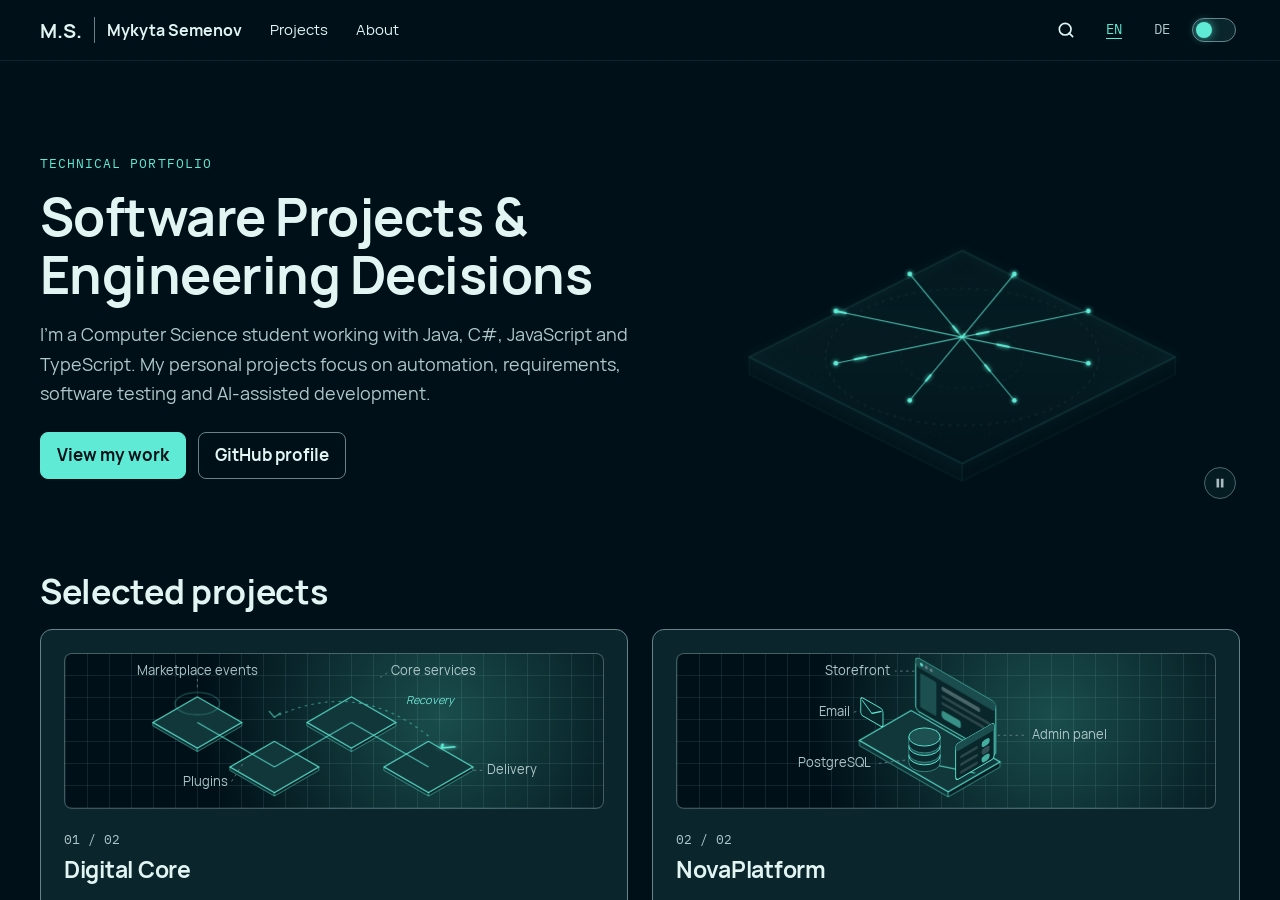
<file: index.html>
<!doctype html>
<html lang="en">
<head>
  <meta charset="utf-8">
  <meta name="viewport" content="width=device-width, initial-scale=1">
  <meta http-equiv="refresh" content="0; url=en/index.html">
  <title>Mykyta Semenov — Portfolio</title>
  <meta name="description" content="Technical portfolio of Mykyta Semenov in English and German. Technisches Portfolio von Mykyta Semenov auf Englisch und Deutsch.">
  <meta name="robots" content="noindex,follow">
  <link rel="canonical" href="https://semenov-mykyta.github.io/en/index.html">
  <meta name="color-scheme" content="dark">
  <link rel="icon" href="assets/images/favicon.svg" type="image/svg+xml">
  <link rel="stylesheet" href="assets/css/base.css">
  <link rel="stylesheet" href="assets/css/layout.css">
  <link rel="stylesheet" href="assets/css/entry.css">
</head>
<body class="entry">
  <main id="main">
    <div class="container">
      <p class="eyebrow">Mykyta Semenov</p>
      <h1>Opening the site… <span class="entry__sep">/</span> <span lang="de">Die Seite wird geöffnet…</span></h1>
      <p class="entry__intro">If nothing happens, continue here.</p>
      <p class="entry__intro" lang="de">Falls nichts passiert, geht es hier weiter.</p>
      <ul class="entry__links">
        <li><a class="btn btn--primary" href="en/index.html" hreflang="en">Continue / <span lang="de">Weiter</span></a></li>
      </ul>
    </div>
  </main>
  <footer class="site-footer">
    <div class="container site-footer__inner">
      <p class="site-footer__brand"><span class="brand">M.S.</span> Mykyta Semenov</p>
      <p class="site-footer__meta">Version <span class="site-version">v0.1.0</span> · Last updated <time datetime="2026-10-24">24 October 2026</time></p>
    </div>
  </footer>
</body>
</html>
</file>
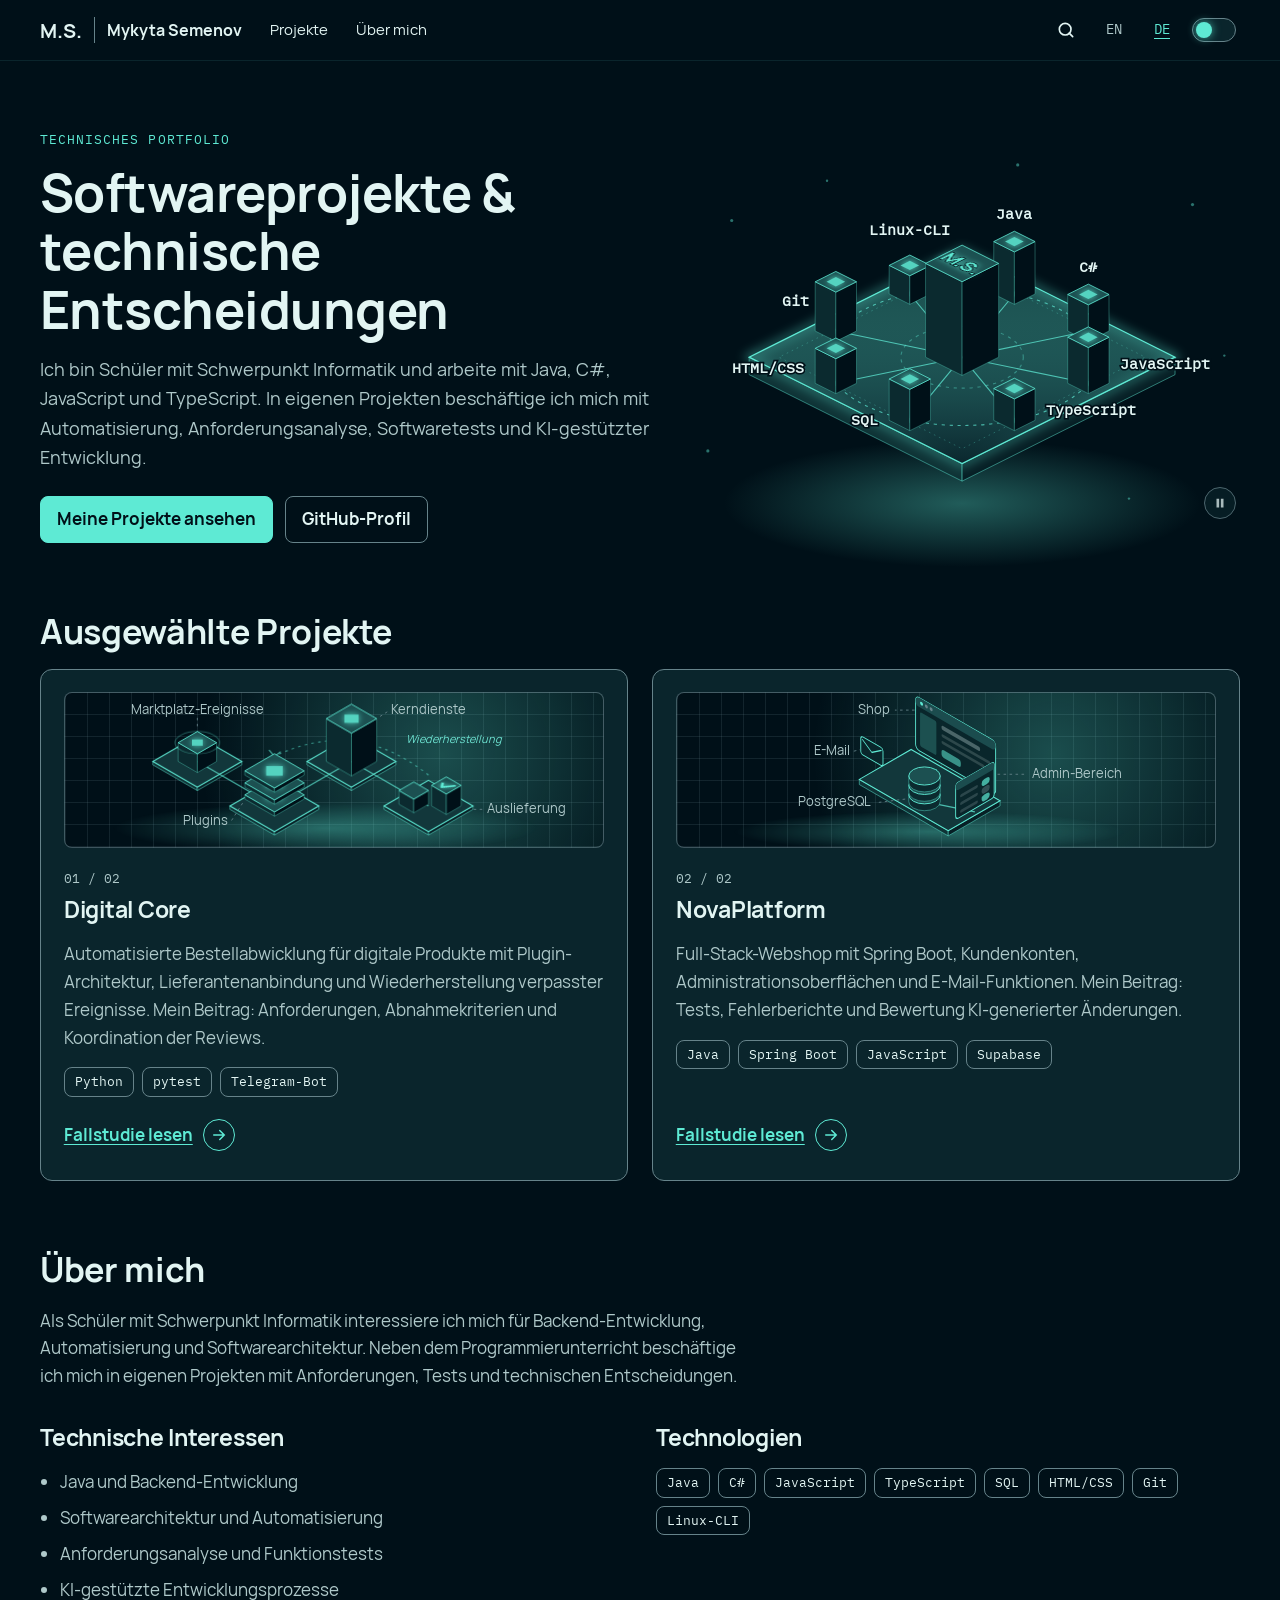
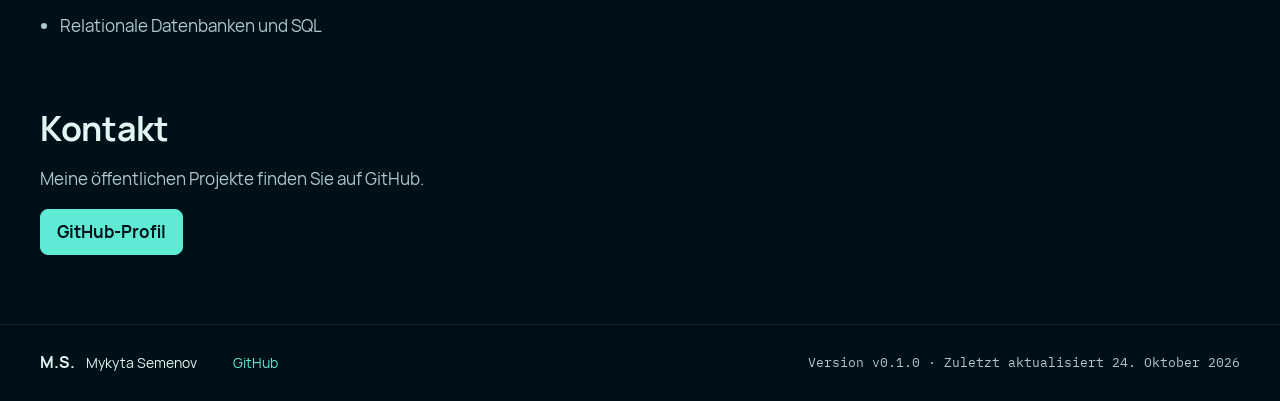
<file: de/index.html>
<!doctype html>
<html lang="de">
<head>
  <meta charset="utf-8">
  <meta name="viewport" content="width=device-width, initial-scale=1">
  <title>Mykyta Semenov – Softwareprojekte &amp; Entscheidungen</title>
  <meta name="description" content="Portfolio von Mykyta Semenov, Schüler mit Schwerpunkt Informatik: zwei KI-gestützte Softwareprojekte, Architektur und eigener Beitrag.">
  <link rel="canonical" href="https://semenov-mykyta.github.io/de/index.html">
  <link rel="alternate" hreflang="en" href="https://semenov-mykyta.github.io/en/index.html">
  <link rel="alternate" hreflang="de" href="https://semenov-mykyta.github.io/de/index.html">
  <link rel="alternate" hreflang="x-default" href="https://semenov-mykyta.github.io/en/index.html">
  <meta property="og:type" content="website">
  <meta property="og:title" content="Mykyta Semenov – Softwareprojekte &amp; Entscheidungen">
  <meta property="og:description" content="Portfolio von Mykyta Semenov, Schüler mit Schwerpunkt Informatik: zwei KI-gestützte Softwareprojekte, Architektur und eigener Beitrag.">
  <meta property="og:url" content="https://semenov-mykyta.github.io/de/index.html">
  <meta property="og:locale" content="de_AT">
  <meta property="og:locale:alternate" content="en_US">
  <meta name="color-scheme" content="dark">
  <link rel="icon" href="../assets/images/favicon.svg" type="image/svg+xml">
  <link rel="stylesheet" href="../assets/css/base.css">
  <link rel="stylesheet" href="../assets/css/layout.css">
  <link rel="stylesheet" href="../assets/css/home.css">
  <link rel="stylesheet" href="../assets/css/illustrations.css">
  <script src="../assets/js/theme-init.js"></script>
  <script src="../assets/js/search-core.js" defer></script>
  <script src="../assets/js/core.js" defer></script>
  <script src="../assets/js/theme.js" defer></script>
  <script src="../assets/js/navigation.js" defer></script>
  <script src="../assets/js/media.js" defer></script>
</head>
<body>
  <a class="skip-link" href="#main">Zum Inhalt springen</a>
  <header class="site-header">
    <div class="container site-header__inner">
      <a class="brand" href="index.html" aria-label="M.S. Mykyta Semenov, Startseite">M.S.<span class="brand__name">Mykyta Semenov</span></a>
      <nav class="site-nav" id="site-nav" aria-label="Hauptnavigation">
        <ul>
          <li><a href="#work">Projekte</a></li>
          <li><a href="#about">Über mich</a></li>
        </ul>
      </nav>
      <div class="site-tools">
        <button class="icon-btn search-toggle" type="button" aria-expanded="false" aria-controls="search" hidden><svg class="icon" viewBox="0 0 24 24" width="20" height="20" aria-hidden="true" focusable="false"><circle cx="11" cy="11" r="7"/><path d="m20 20-4.2-4.2"/></svg><span class="visually-hidden">Suche</span></button>
        <nav class="lang-switch" aria-label="Sprache">
          <ul>
            <li><a href="../en/index.html" hreflang="en" lang="en">EN<span class="visually-hidden"> – English</span></a></li>
            <li><a href="index.html" hreflang="de" aria-current="true">DE<span class="visually-hidden"> – Deutsch</span></a></li>
          </ul>
        </nav>
        <button class="theme-switch theme-toggle" type="button" role="switch" aria-checked="false" hidden><span class="visually-hidden">Gold-Farbschema</span><span class="theme-switch__track" aria-hidden="true"><span class="theme-switch__knob"></span></span></button>
        <button class="icon-btn menu-toggle" type="button" aria-expanded="false" aria-controls="site-nav" hidden><svg class="icon" viewBox="0 0 24 24" width="20" height="20" aria-hidden="true" focusable="false"><path d="M4 7h16M4 12h16M4 17h16"/></svg><span class="visually-hidden">Menü</span></button>
      </div>
    </div>
    <dialog class="search" id="search" aria-labelledby="search-label">
      <div class="search__bar">
        <label class="visually-hidden" id="search-label" for="search-input">Projekte durchsuchen</label>
        <input class="search__input" id="search-input" type="search" role="combobox" aria-autocomplete="list" aria-expanded="false" aria-controls="search-results" autocomplete="off" spellcheck="false" placeholder="Projekte durchsuchen">
        <button class="icon-btn search__close" type="button"><svg class="icon" viewBox="0 0 24 24" width="20" height="20" aria-hidden="true" focusable="false"><path d="M6 6l12 12M18 6 6 18"/></svg><span class="visually-hidden">Schließen</span></button>
      </div>
      <ul class="search__results" id="search-results" role="listbox" aria-label="Projekte durchsuchen"></ul>
      <p class="search__status" role="status"></p>
    </dialog>
  </header>

  <main id="main">
    <section class="hero" id="top" aria-labelledby="hero-title">
      <div class="container">
        <div class="hero__text">
          <p class="eyebrow">Technisches Portfolio</p>
          <h1 id="hero-title">Softwareprojekte &amp; technische Entscheidungen</h1>
          <p class="hero__summary">Ich bin Schüler mit Schwerpunkt Informatik und arbeite mit Java, C#, JavaScript und TypeScript. In eigenen Projekten beschäftige ich mich mit Automatisierung, Anforderungsanalyse, Softwaretests und KI-gestützter Entwicklung.</p>
          <p class="hero__actions">
            <a class="btn btn--primary" href="#work">Meine Projekte ansehen</a>
            <a class="btn btn--secondary" href="https://github.com/Semenov-Mykyta">GitHub-Profil</a>
          </p>
        </div>
        <div class="hero__stage hx-stage"><svg class="hx hero__art" data-media-status="pending-owner-approval" viewBox="0 0 700 470" aria-hidden="true" focusable="false"><defs><filter id="hx-home-glow" x="-30%" y="-60%" width="160%" height="220%"><feGaussianBlur stdDeviation="7"/></filter><linearGradient id="hx-home-tg" x1="0" y1="0" x2="0" y2="1"><stop class="hx-s1" offset="0"/><stop class="hx-s2" offset="1"/></linearGradient><radialGradient id="hx-home-floor"><stop class="hx-s5" offset="0"/><stop class="hx-s6" offset="1"/></radialGradient></defs><ellipse class="hx-floor" fill="url(#hx-home-floor)" cx="350" cy="446" rx="300" ry="80"/><g class="hx-layer" style="--i:3"><polygon class="hx-l" points="82,262 350,396 350,418 82,284"/><polygon class="hx-r" points="618,262 350,396 350,418 618,284"/><polygon class="hx-edge" filter="url(#hx-home-glow)" points="350,128 618,262 350,396 82,262"/><polygon class="hx-t" fill="url(#hx-home-tg)" points="350,128 618,262 350,396 82,262"/><polygon class="hx-inner" points="350,146.8 580.5,262 350,377.2 119.5,262"/><ellipse class="hx-orbit" cx="350" cy="262" rx="172" ry="86"/><ellipse class="hx-orbit hx-orbit--inner" cx="350" cy="262" rx="77" ry="39"/></g><path class="hx-trace" d="M350 262 L415.8 182.5"/><path class="hx-pulse" pathLength="100" d="M350 262 L415.8 182.5"/><circle class="hx-node" cx="415.8" cy="182.5" r="3"/><path class="hx-trace" d="M350 262 L508.9 229.1"/><path class="hx-pulse" pathLength="100" d="M350 262 L508.9 229.1"/><circle class="hx-node" cx="508.9" cy="229.1" r="3"/><path class="hx-trace" d="M350 262 L508.9 294.9"/><path class="hx-pulse" pathLength="100" d="M350 262 L508.9 294.9"/><circle class="hx-node" cx="508.9" cy="294.9" r="3"/><path class="hx-trace" d="M350 262 L415.8 341.5"/><path class="hx-pulse" pathLength="100" d="M350 262 L415.8 341.5"/><circle class="hx-node" cx="415.8" cy="341.5" r="3"/><path class="hx-trace" d="M350 262 L284.2 341.5"/><path class="hx-pulse" pathLength="100" d="M350 262 L284.2 341.5"/><circle class="hx-node" cx="284.2" cy="341.5" r="3"/><path class="hx-trace" d="M350 262 L191.1 294.9"/><path class="hx-pulse" pathLength="100" d="M350 262 L191.1 294.9"/><circle class="hx-node" cx="191.1" cy="294.9" r="3"/><path class="hx-trace" d="M350 262 L191.1 229.1"/><path class="hx-pulse" pathLength="100" d="M350 262 L191.1 229.1"/><circle class="hx-node" cx="191.1" cy="229.1" r="3"/><path class="hx-trace" d="M350 262 L284.2 182.5"/><path class="hx-pulse" pathLength="100" d="M350 262 L284.2 182.5"/><circle class="hx-node" cx="284.2" cy="182.5" r="3"/><g class="hx-layer" style="--i:2"><g class="hx-block"><polygon class="hx-bl" points="389.8,116.5 415.8,129.5 415.8,195.5 389.8,182.5"/><polygon class="hx-br" points="441.8,116.5 415.8,129.5 415.8,195.5 441.8,182.5"/><polygon class="hx-bt" points="415.8,103.5 441.8,116.5 415.8,129.5 389.8,116.5"/><polygon class="hx-led" points="415.8,110.7 427.5,116.5 415.8,122.4 404.1,116.5"/></g></g></g><g class="hx-tag" style="--i:0"><text class="hx-tech" x="415.8" y="88.5" text-anchor="middle">Java</text></g><g class="hx-layer" style="--i:2"><g class="hx-bob"><g class="hx-block"><polygon class="hx-bl" points="258.2,146.5 284.2,159.5 284.2,195.5 258.2,182.5"/><polygon class="hx-br" points="310.2,146.5 284.2,159.5 284.2,195.5 310.2,182.5"/><polygon class="hx-bt" points="284.2,133.5 310.2,146.5 284.2,159.5 258.2,146.5"/><polygon class="hx-led" points="284.2,140.7 295.9,146.5 284.2,152.4 272.5,146.5"/></g></g></g><g class="hx-tag" style="--i:3"><text class="hx-tech" x="284.2" y="108.5" text-anchor="middle">Linux-CLI</text></g><g class="hx-layer" style="--i:2"><g class="hx-bob"><g class="hx-block"><polygon class="hx-bl" points="482.9,183.1 508.9,196.1 508.9,242.1 482.9,229.1"/><polygon class="hx-br" points="534.9,183.1 508.9,196.1 508.9,242.1 534.9,229.1"/><polygon class="hx-bt" points="508.9,170.1 534.9,183.1 508.9,196.1 482.9,183.1"/><polygon class="hx-led" points="508.9,177.2 520.6,183.1 508.9,188.9 497.2,183.1"/></g></g></g><g class="hx-tag" style="--i:1"><text class="hx-tech" x="508.9" y="155.1" text-anchor="middle">C#</text></g><g class="hx-layer" style="--i:2"><g class="hx-bob"><g class="hx-block"><polygon class="hx-bl" points="165.1,167.1 191.1,180.1 191.1,242.1 165.1,229.1"/><polygon class="hx-br" points="217.1,167.1 191.1,180.1 191.1,242.1 217.1,229.1"/><polygon class="hx-bt" points="191.1,154.1 217.1,167.1 191.1,180.1 165.1,167.1"/><polygon class="hx-led" points="191.1,161.2 202.8,167.1 191.1,172.9 179.4,167.1"/></g></g></g><g class="hx-tag" style="--i:2"><text class="hx-tech" x="157.1" y="198.1" text-anchor="end">Git</text></g><g class="hx-layer" style="--i:1"><g class="hx-bob"><g class="hx-block"><polygon class="hx-bl" points="304,144 350,167 350,285 304,262"/><polygon class="hx-br" points="396,144 350,167 350,285 396,262"/><polygon class="hx-bt" points="350,121 396,144 350,167 304,144"/></g><text class="hx-mono" transform="matrix(0.894 0.447 -0.894 0.447 350 144)" text-anchor="middle" dominant-baseline="central">M.S.</text></g><g class="hx-layer" style="--i:0"><g class="hx-bob"><g class="hx-block"><polygon class="hx-bl" points="482.9,236.9 508.9,249.9 508.9,307.9 482.9,294.9"/><polygon class="hx-br" points="534.9,236.9 508.9,249.9 508.9,307.9 534.9,294.9"/><polygon class="hx-bt" points="508.9,223.9 534.9,236.9 508.9,249.9 482.9,236.9"/><polygon class="hx-led" points="508.9,231.1 520.6,236.9 508.9,242.8 497.2,236.9"/></g></g></g><g class="hx-tag" style="--i:2"><text class="hx-tech" x="548.9" y="277.5" text-anchor="start">JavaScript</text></g><g class="hx-layer" style="--i:0"><g class="hx-bob"><g class="hx-block"><polygon class="hx-bl" points="165.1,250.9 191.1,263.9 191.1,307.9 165.1,294.9"/><polygon class="hx-br" points="217.1,250.9 191.1,263.9 191.1,307.9 217.1,294.9"/><polygon class="hx-bt" points="191.1,237.9 217.1,250.9 191.1,263.9 165.1,250.9"/><polygon class="hx-led" points="191.1,245.1 202.8,250.9 191.1,256.8 179.4,250.9"/></g></g></g><g class="hx-tag" style="--i:1"><text class="hx-tech" x="151.1" y="281.7" text-anchor="end">HTML/CSS</text></g><g class="hx-layer" style="--i:0"><g class="hx-bob"><g class="hx-block"><polygon class="hx-bl" points="389.8,301.5 415.8,314.5 415.8,354.5 389.8,341.5"/><polygon class="hx-br" points="441.8,301.5 415.8,314.5 415.8,354.5 441.8,341.5"/><polygon class="hx-bt" points="415.8,288.5 441.8,301.5 415.8,314.5 389.8,301.5"/><polygon class="hx-led" points="415.8,295.6 427.5,301.5 415.8,307.3 404.1,301.5"/></g></g></g><g class="hx-tag" style="--i:3"><text class="hx-tech" x="455.8" y="334.5" text-anchor="start">TypeScript</text></g><g class="hx-layer" style="--i:0"><g class="hx-bob"><g class="hx-block"><polygon class="hx-bl" points="258.2,289.5 284.2,302.5 284.2,354.5 258.2,341.5"/><polygon class="hx-br" points="310.2,289.5 284.2,302.5 284.2,354.5 310.2,341.5"/><polygon class="hx-bt" points="284.2,276.5 310.2,289.5 284.2,302.5 258.2,289.5"/><polygon class="hx-led" points="284.2,283.6 295.9,289.5 284.2,295.3 272.5,289.5"/></g></g></g><g class="hx-tag" style="--i:0"><text class="hx-tech" x="244.2" y="347.5" text-anchor="end">SQL</text></g><circle class="hx-spark" cx="60" cy="90" r="2"/><circle class="hx-spark" cx="180" cy="40" r="1.5"/><circle class="hx-spark" cx="640" cy="70" r="2"/><circle class="hx-spark" cx="680" cy="260" r="1.5"/><circle class="hx-spark" cx="30" cy="380" r="2"/><circle class="hx-spark" cx="560" cy="440" r="1.5"/><circle class="hx-spark" cx="420" cy="20" r="2"/></svg><button class="hx-pause" type="button" aria-pressed="false" hidden><svg class="i-pause" viewBox="0 0 16 16" aria-hidden="true" focusable="false"><path d="M4 3h3v10H4zM9 3h3v10H9z"/></svg><svg class="i-play" viewBox="0 0 16 16" aria-hidden="true" focusable="false"><path d="M5 3l8 5-8 5z"/></svg><span class="visually-hidden">Animation anhalten</span></button></div>
      </div>
    </section>

    <section class="section" id="work" aria-labelledby="work-title">
      <div class="container">
        <h2 id="work-title">Ausgewählte Projekte</h2>
        <ul class="cards">
          <li>
            <article class="card">
              <div class="card__visual card__visual--art" data-media-status="pending-owner-approval"><svg class="hx cover" viewBox="30 0 560 180" preserveAspectRatio="xMidYMid meet" aria-hidden="true" focusable="false"><defs><radialGradient id="cv-dc-floor"><stop class="hx-s5" offset="0"/><stop class="hx-s6" offset="1"/></radialGradient></defs><ellipse class="hx-floor" fill="url(#cv-dc-floor)" cx="300" cy="158" rx="250" ry="30"/><g class="hx-tile"><polygon class="hx-l" points="98,84 150,114 150,110 98,80"/><polygon class="hx-r" points="202,84 150,114 150,110 202,80"/><polygon class="hx-t" points="150,50 202,80 150,110 98,80"/></g><g class="hx-tile"><polygon class="hx-l" points="278.2,84 330.1,114 330.1,110 278.2,80"/><polygon class="hx-r" points="382.1,84 330.1,114 330.1,110 382.1,80"/><polygon class="hx-t" points="330.1,50 382.1,80 330.1,110 278.2,80"/></g><g class="hx-tile"><polygon class="hx-l" points="188.1,136 240.1,166 240.1,162 188.1,132"/><polygon class="hx-r" points="292,136 240.1,166 240.1,162 292,132"/><polygon class="hx-t" points="240.1,102 292,132 240.1,162 188.1,132"/></g><g class="hx-tile"><polygon class="hx-l" points="368.2,136 420.2,166 420.2,162 368.2,132"/><polygon class="hx-r" points="472.2,136 420.2,166 420.2,162 472.2,132"/><polygon class="hx-t" points="420.2,102 472.2,132 420.2,162 368.2,132"/></g><path class="hx-trace" d="M150 80 L240.1 132"/><path class="hx-pulse" pathLength="100" d="M150 80 L240.1 132"/><path class="hx-trace" d="M240.1 132 L330.1 80"/><path class="hx-pulse" pathLength="100" d="M240.1 132 L330.1 80"/><path class="hx-trace" d="M330.1 80 L420.2 132"/><path class="hx-pulse" pathLength="100" d="M330.1 80 L420.2 132"/><path class="hx-loop" d="M420.2 96 Q336.1 28 240.1 74"/><path class="hx-pulse hx-pulse--loop" pathLength="100" d="M420.2 96 Q336.1 28 240.1 74"/><path class="hx-loop-head" d="M234.1 67 L240.1 74 L247.1 69"/><g class="hx-block"><polygon class="hx-bl" points="127.5,80 150,93 150,71 127.5,58"/><polygon class="hx-br" points="172.5,80 150,93 150,71 172.5,58"/><polygon class="hx-bt" points="150,45 172.5,58 150,71 127.5,58"/><polygon class="hx-led" points="143.7,54.4 156.3,54.4 156.3,61.6 143.7,61.6"/></g><g transform="translate(150 58)"><ellipse class="hx-ring0" rx="26" ry="13"/><g class="hx-emits"><ellipse class="hx-emit" rx="26" ry="13"/><ellipse class="hx-emit hx-emit--2" rx="26" ry="13"/></g></g><g class="hx-float"><g class="hx-block"><polygon class="hx-bl" points="300.7,80 330.1,97 330.1,47 300.7,30"/><polygon class="hx-br" points="359.6,80 330.1,97 330.1,47 359.6,30"/><polygon class="hx-bt" points="330.1,13 359.6,30 330.1,47 300.7,30"/><polygon class="hx-led" points="321.9,25.2 338.4,25.2 338.4,34.8 321.9,34.8"/></g></g><g class="hx-float"><g class="hx-block"><polygon class="hx-bl" points="205.4,124 240.1,144 240.1,139 205.4,119"/><polygon class="hx-br" points="274.7,124 240.1,144 240.1,139 274.7,119"/><polygon class="hx-bt" points="240.1,99 274.7,119 240.1,139 205.4,119"/><polygon class="hx-led" points="230.4,113.4 249.8,113.4 249.8,124.6 230.4,124.6"/></g></g><g class="hx-float"><g class="hx-block"><polygon class="hx-bl" points="205.4,110 240.1,130 240.1,125 205.4,105"/><polygon class="hx-br" points="274.7,110 240.1,130 240.1,125 274.7,105"/><polygon class="hx-bt" points="240.1,85 274.7,105 240.1,125 205.4,105"/><polygon class="hx-led" points="230.4,99.4 249.8,99.4 249.8,110.6 230.4,110.6"/></g></g><g class="hx-float"><g class="hx-block"><polygon class="hx-bl" points="205.4,96 240.1,116 240.1,111 205.4,91"/><polygon class="hx-br" points="274.7,96 240.1,116 240.1,111 274.7,91"/><polygon class="hx-bt" points="240.1,71 274.7,91 240.1,111 205.4,91"/><polygon class="hx-led" points="230.4,85.4 249.8,85.4 249.8,96.6 230.4,96.6"/></g></g><g class="hx-block"><polygon class="hx-bl" points="423.7,132 441,142 441,118 423.7,108"/><polygon class="hx-br" points="458.3,132 441,142 441,118 458.3,108"/><polygon class="hx-bt" points="441,98 458.3,108 441,118 423.7,108"/></g><path class="hx-check" transform="matrix(0.866 0.5 -0.866 0.5 441 98)" d="M5 10 L9 15 L16 5"/><g class="hx-block"><polygon class="hx-bl" points="385.6,130 402.9,140 402.9,124 385.6,114"/><polygon class="hx-br" points="420.2,130 402.9,140 402.9,124 420.2,114"/><polygon class="hx-bt" points="402.9,104 420.2,114 402.9,124 385.6,114"/></g><g class="hx-caps"><path class="hx-leader" d="M150 29 L150 43"/><text class="hx-cap" x="150" y="24" text-anchor="middle">Marktplatz-Ereignisse</text><path class="hx-leader" d="M190 149 L204 127"/><text class="hx-cap" x="186" y="154" text-anchor="end">Plugins</text><path class="hx-leader" d="M372 22 L361 29"/><text class="hx-cap" x="376" y="25" text-anchor="start">Kerndienste</text><text class="hx-cap hx-cap--em" x="394" y="58" text-anchor="start">Wiederherstellung</text><path class="hx-leader" d="M473 136 L483 136"/><text class="hx-cap" x="488" y="140" text-anchor="start">Auslieferung</text></g></svg></div>
              <p class="card__index" aria-hidden="true">01 / 02</p>
              <h3 class="card__title"><a href="projects/digital-core.html">Digital Core</a></h3>
              <p class="card__summary">Automatisierte Bestellabwicklung für digitale Produkte mit Plugin-Architektur, Lieferantenanbindung und Wiederherstellung verpasster Ereignisse. Mein Beitrag: Anforderungen, Abnahmekriterien und Koordination der Reviews.</p>
              <ul class="tags" aria-label="Technologien">
                <li>Python</li>
                <li>pytest</li>
                <li>Telegram-Bot</li>
              </ul>
              <a class="card__link" href="projects/digital-core.html">Fallstudie lesen<span class="visually-hidden">: Digital Core</span><svg class="icon card__arrow" viewBox="0 0 24 24" width="18" height="18" aria-hidden="true" focusable="false"><path d="M5 12h14M13 6l6 6-6 6"/></svg></a>
            </article>
          </li>
          <li>
            <article class="card">
              <div class="card__visual card__visual--art" data-media-status="pending-owner-approval"><svg class="hx cover" viewBox="80 0 480 180" preserveAspectRatio="xMidYMid meet" aria-hidden="true" focusable="false"><defs><radialGradient id="cv-np-floor"><stop class="hx-s5" offset="0"/><stop class="hx-s6" offset="1"/></radialGradient></defs><ellipse class="hx-floor" fill="url(#cv-np-floor)" cx="300" cy="162" rx="230" ry="24"/><g class="hx-tile"><polygon class="hx-l" points="218.4,107 322.3,167 322.3,161 218.4,101"/><polygon class="hx-r" points="382.9,132 322.3,167 322.3,161 382.9,126"/><polygon class="hx-t" points="279,66 382.9,126 322.3,161 218.4,101"/></g><path class="hx-trace" d="M308.4 89 L294.6 127"/><path class="hx-pulse" pathLength="100" d="M308.4 89 L294.6 127"/><path class="hx-trace" d="M353.5 139 L294.6 127"/><path class="hx-pulse" pathLength="100" d="M353.5 139 L294.6 127"/><g class="hx-float"><g transform="matrix(0.866 0.5 0 1 284.2 3)"><rect class="hx-win" width="108" height="62" rx="5"/><rect class="hx-winbar" width="108" height="11" rx="5"/><circle class="hx-dot" cx="8" cy="5.5" r="2"/><circle class="hx-dot2" cx="14.5" cy="5.5" r="2"/><circle class="hx-dot2" cx="21" cy="5.5" r="2"/><rect class="hx-side" x="6" y="16" width="22" height="40" rx="2"/><rect class="hx-ln" x="35" y="17" width="52" height="5" rx="2"/><rect class="hx-ln hx-ln--2" x="35" y="27" width="66" height="3.5" rx="1.75"/><rect class="hx-ln hx-ln--2" x="35" y="35" width="58" height="3.5" rx="1.75"/><rect class="hx-btn" x="35" y="45" width="26" height="9" rx="3"/><g class="hx-scanwrap"><rect class="hx-scan" x="35" y="25" width="68" height="7" rx="2"/></g></g></g><g class="hx-float"><g transform="matrix(0.866 -0.5 0 1 331 106)"><rect class="hx-win" width="52" height="42" rx="4"/><rect class="hx-winbar" width="52" height="9" rx="4"/><rect class="hx-ln hx-ln--2" x="6" y="16" width="24" height="3.5" rx="1.75"/><rect class="hx-tog is-on" x="35" y="14" width="11" height="7.5" rx="3.75"/><rect class="hx-ln hx-ln--2" x="6" y="25" width="24" height="3.5" rx="1.75"/><rect class="hx-tog" x="35" y="23" width="11" height="7.5" rx="3.75"/><rect class="hx-ln hx-ln--2" x="6" y="34" width="24" height="3.5" rx="1.75"/><rect class="hx-tog is-on" x="35" y="32" width="11" height="7.5" rx="3.75"/></g></g><g class="hx-db"><path class="hx-bl" d="M276.2 119 V127 A18.4 10.6 0 0 0 313 127 V119 Z"/><ellipse class="hx-bt hx-disk" cx="294.6" cy="119" rx="18.4" ry="10.6"/><path class="hx-bl" d="M276.2 108 V116 A18.4 10.6 0 0 0 313 116 V108 Z"/><ellipse class="hx-bt hx-disk" cx="294.6" cy="108" rx="18.4" ry="10.6"/><path class="hx-bl" d="M276.2 97 V105 A18.4 10.6 0 0 0 313 105 V97 Z"/><ellipse class="hx-bt hx-disk" cx="294.6" cy="97" rx="18.4" ry="10.6"/></g><g class="hx-float"><g transform="matrix(0.866 0.5 0 1 220.1 50)"><rect class="hx-win" width="30" height="21" rx="3"/><path class="hx-env" d="M2 3 L15 12 L28 3"/></g></g><g class="hx-caps"><path class="hx-leader" d="M283 20 L260 20"/><text class="hx-cap" x="254" y="24" text-anchor="end">Shop</text><path class="hx-leader" d="M212 68 L220 66"/><text class="hx-cap" x="208" y="72" text-anchor="end">E-Mail</text><path class="hx-leader" d="M380 95 L412 95"/><text class="hx-cap" x="420" y="99" text-anchor="start">Admin-Bereich</text><path class="hx-leader" d="M272 124 L240 128"/><text class="hx-cap" x="232" y="132" text-anchor="end">PostgreSQL</text></g></svg></div>
              <p class="card__index" aria-hidden="true">02 / 02</p>
              <h3 class="card__title"><a href="projects/novaplatform.html">NovaPlatform</a></h3>
              <p class="card__summary">Full-Stack-Webshop mit Spring Boot, Kundenkonten, Administrationsoberflächen und E-Mail-Funktionen. Mein Beitrag: Tests, Fehlerberichte und Bewertung KI-generierter Änderungen.</p>
              <ul class="tags" aria-label="Technologien">
                <li>Java</li>
                <li>Spring Boot</li>
                <li>JavaScript</li>
                <li>Supabase</li>
              </ul>
              <a class="card__link" href="projects/novaplatform.html">Fallstudie lesen<span class="visually-hidden">: NovaPlatform</span><svg class="icon card__arrow" viewBox="0 0 24 24" width="18" height="18" aria-hidden="true" focusable="false"><path d="M5 12h14M13 6l6 6-6 6"/></svg></a>
            </article>
          </li>
        </ul>
      </div>
    </section>

    <section class="section" id="about" aria-labelledby="about-title">
      <div class="container">
        <h2 id="about-title">Über mich</h2>
        <p class="lead about__intro">Als Schüler mit Schwerpunkt Informatik interessiere ich mich für Backend-Entwicklung, Automatisierung und Softwarearchitektur. Neben dem Programmierunterricht beschäftige ich mich in eigenen Projekten mit Anforderungen, Tests und technischen Entscheidungen.</p>
        <div class="about__grid">
          <div>
            <h3 id="interests">Technische Interessen</h3>
            <ul class="interests">
              <li>Java und Backend-Entwicklung</li>
              <li>Softwarearchitektur und Automatisierung</li>
              <li>Anforderungsanalyse und Funktionstests</li>
              <li>KI-gestützte Entwicklungsprozesse</li>
              <li>Relationale Datenbanken und SQL</li>
            </ul>
          </div>
          <div>
            <h3 id="technologies-about">Technologien</h3>
            <ul class="tags about__technologies">
              <li>Java</li>
              <li>C#</li>
              <li>JavaScript</li>
              <li>TypeScript</li>
              <li>SQL</li>
              <li>HTML/CSS</li>
              <li>Git</li>
              <li>Linux-CLI</li>
            </ul>
          </div>
        </div>
      </div>
    </section>

    <section class="section" id="contact" aria-labelledby="contact-title">
      <div class="container">
        <h2 id="contact-title">Kontakt</h2>
        <p class="lead contact__intro">Meine öffentlichen Projekte finden Sie auf GitHub.</p>
        <ul class="contact__links">
          <li><a class="btn btn--primary" href="https://github.com/Semenov-Mykyta">GitHub-Profil</a></li>
        </ul>
      </div>
    </section>
  </main>

  <footer class="site-footer">
    <div class="container site-footer__inner">
      <p class="site-footer__brand"><span class="brand">M.S.</span> Mykyta Semenov</p>
      <ul class="site-footer__links">
        <li><a href="https://github.com/Semenov-Mykyta">GitHub</a></li>
      </ul>
      <p class="site-footer__meta">Version <span class="site-version">v0.1.0</span> · Zuletzt aktualisiert <time datetime="2026-10-24">24. Oktober 2026</time></p>
    </div>
  </footer>
</body>
</html>
</file>
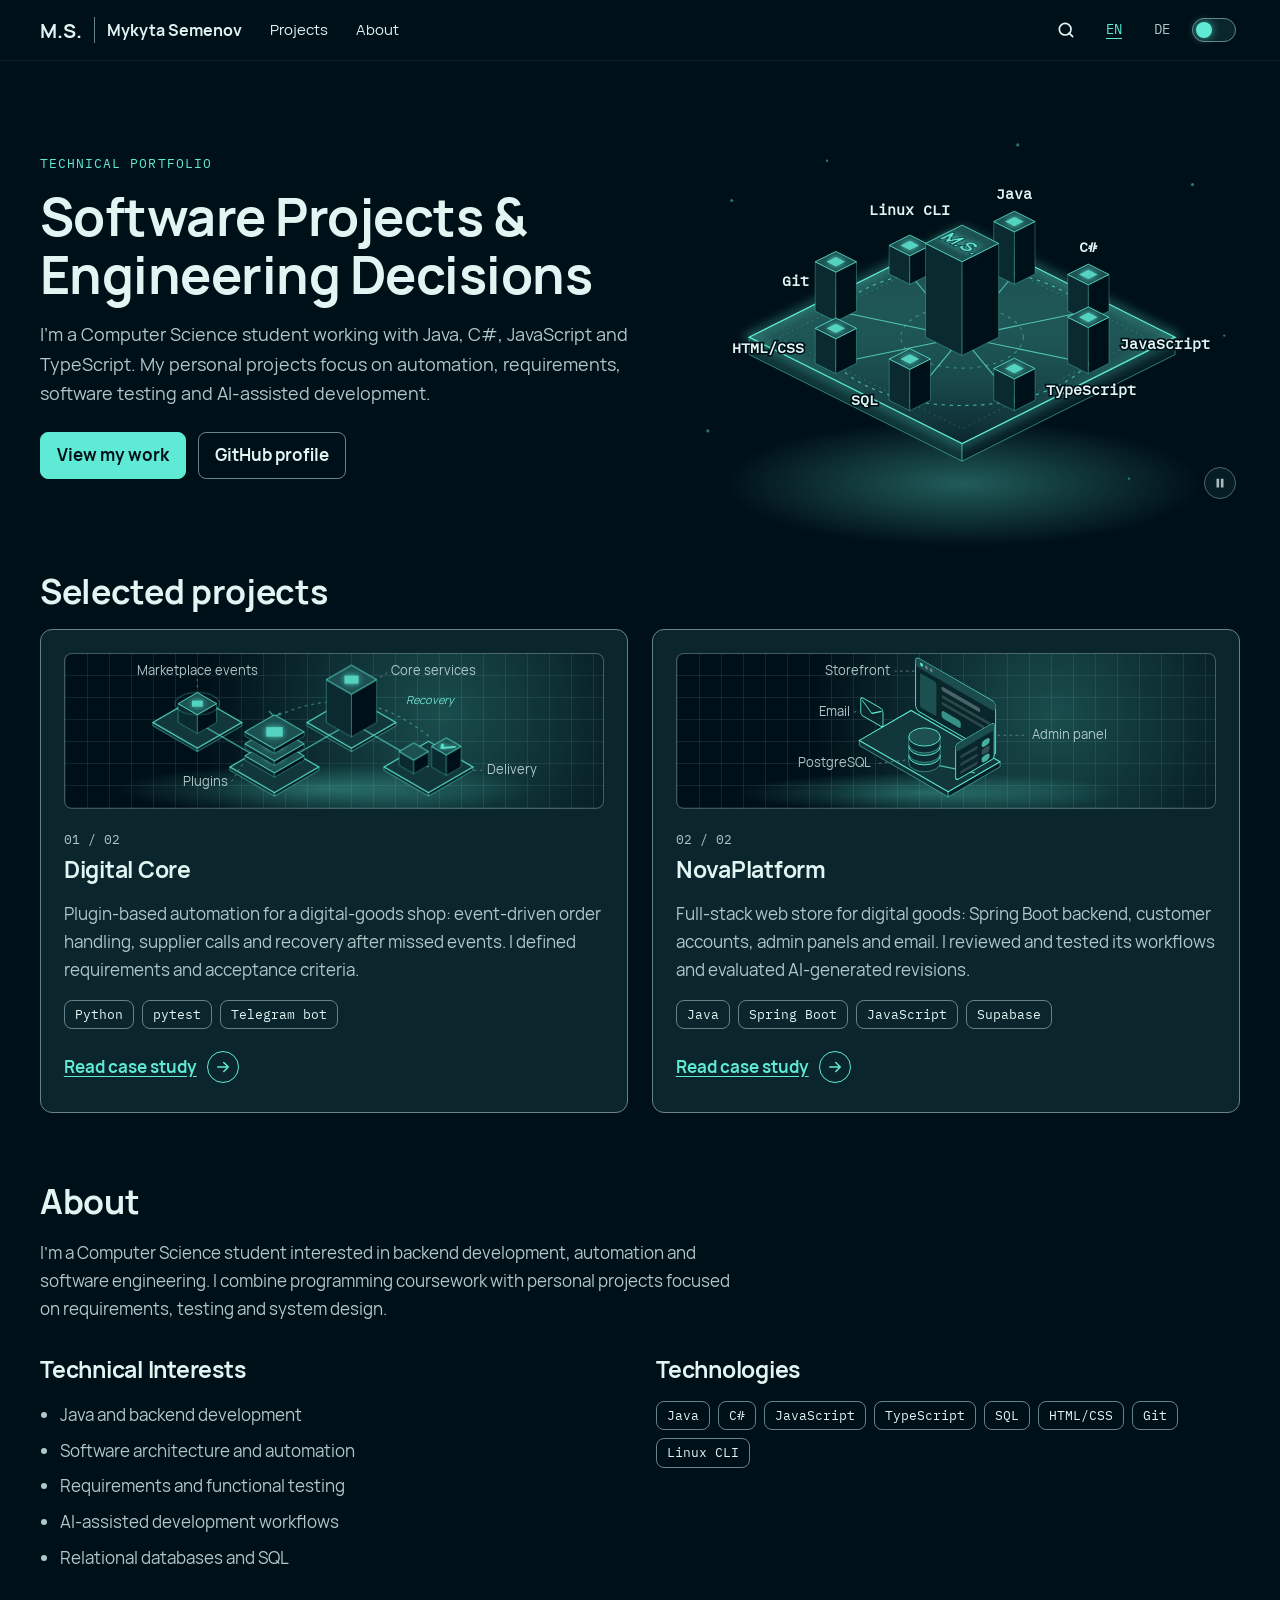
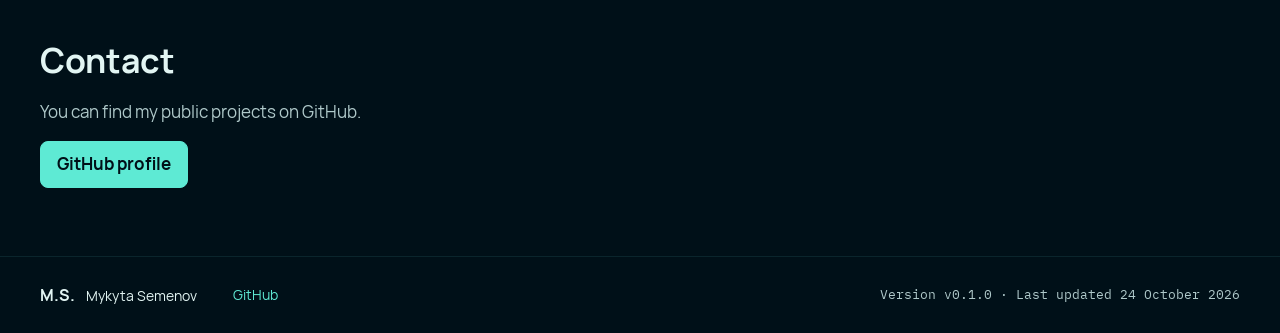
<file: en/index.html>
<!doctype html>
<html lang="en">
<head>
  <meta charset="utf-8">
  <meta name="viewport" content="width=device-width, initial-scale=1">
  <title>Mykyta Semenov — Software Projects &amp; Decisions</title>
  <meta name="description" content="Portfolio of Mykyta Semenov, Computer Science student: two AI-assisted software projects, their architecture and his own contribution.">
  <link rel="canonical" href="https://semenov-mykyta.github.io/en/index.html">
  <link rel="alternate" hreflang="en" href="https://semenov-mykyta.github.io/en/index.html">
  <link rel="alternate" hreflang="de" href="https://semenov-mykyta.github.io/de/index.html">
  <link rel="alternate" hreflang="x-default" href="https://semenov-mykyta.github.io/en/index.html">
  <meta property="og:type" content="website">
  <meta property="og:title" content="Mykyta Semenov — Software Projects &amp; Decisions">
  <meta property="og:description" content="Portfolio of Mykyta Semenov, Computer Science student: two AI-assisted software projects, their architecture and his own contribution.">
  <meta property="og:url" content="https://semenov-mykyta.github.io/en/index.html">
  <meta property="og:locale" content="en_US">
  <meta property="og:locale:alternate" content="de_AT">
  <meta name="color-scheme" content="dark">
  <link rel="icon" href="../assets/images/favicon.svg" type="image/svg+xml">
  <link rel="stylesheet" href="../assets/css/base.css">
  <link rel="stylesheet" href="../assets/css/layout.css">
  <link rel="stylesheet" href="../assets/css/home.css">
  <link rel="stylesheet" href="../assets/css/illustrations.css">
  <script src="../assets/js/theme-init.js"></script>
  <script src="../assets/js/search-core.js" defer></script>
  <script src="../assets/js/core.js" defer></script>
  <script src="../assets/js/theme.js" defer></script>
  <script src="../assets/js/navigation.js" defer></script>
  <script src="../assets/js/media.js" defer></script>
</head>
<body>
  <a class="skip-link" href="#main">Skip to content</a>
  <header class="site-header">
    <div class="container site-header__inner">
      <a class="brand" href="index.html" aria-label="M.S. Mykyta Semenov, home">M.S.<span class="brand__name">Mykyta Semenov</span></a>
      <nav class="site-nav" id="site-nav" aria-label="Main">
        <ul>
          <li><a href="#work">Projects</a></li>
          <li><a href="#about">About</a></li>
        </ul>
      </nav>
      <div class="site-tools">
        <button class="icon-btn search-toggle" type="button" aria-expanded="false" aria-controls="search" hidden><svg class="icon" viewBox="0 0 24 24" width="20" height="20" aria-hidden="true" focusable="false"><circle cx="11" cy="11" r="7"/><path d="m20 20-4.2-4.2"/></svg><span class="visually-hidden">Search</span></button>
        <nav class="lang-switch" aria-label="Language">
          <ul>
            <li><a href="index.html" hreflang="en" aria-current="true">EN<span class="visually-hidden"> – English</span></a></li>
            <li><a href="../de/index.html" hreflang="de" lang="de">DE<span class="visually-hidden"> – Deutsch</span></a></li>
          </ul>
        </nav>
        <button class="theme-switch theme-toggle" type="button" role="switch" aria-checked="false" hidden><span class="visually-hidden">Gold theme</span><span class="theme-switch__track" aria-hidden="true"><span class="theme-switch__knob"></span></span></button>
        <button class="icon-btn menu-toggle" type="button" aria-expanded="false" aria-controls="site-nav" hidden><svg class="icon" viewBox="0 0 24 24" width="20" height="20" aria-hidden="true" focusable="false"><path d="M4 7h16M4 12h16M4 17h16"/></svg><span class="visually-hidden">Menu</span></button>
      </div>
    </div>
    <dialog class="search" id="search" aria-labelledby="search-label">
      <div class="search__bar">
        <label class="visually-hidden" id="search-label" for="search-input">Search projects</label>
        <input class="search__input" id="search-input" type="search" role="combobox" aria-autocomplete="list" aria-expanded="false" aria-controls="search-results" autocomplete="off" spellcheck="false" placeholder="Search projects">
        <button class="icon-btn search__close" type="button"><svg class="icon" viewBox="0 0 24 24" width="20" height="20" aria-hidden="true" focusable="false"><path d="M6 6l12 12M18 6 6 18"/></svg><span class="visually-hidden">Close</span></button>
      </div>
      <ul class="search__results" id="search-results" role="listbox" aria-label="Search projects"></ul>
      <p class="search__status" role="status"></p>
    </dialog>
  </header>

  <main id="main">
    <section class="hero" id="top" aria-labelledby="hero-title">
      <div class="container">
        <div class="hero__text">
          <p class="eyebrow">Technical portfolio</p>
          <h1 id="hero-title">Software Projects &amp; Engineering Decisions</h1>
          <p class="hero__summary">I'm a Computer Science student working with Java, C#, JavaScript and TypeScript. My personal projects focus on automation, requirements, software testing and AI-assisted development.</p>
          <p class="hero__actions">
            <a class="btn btn--primary" href="#work">View my work</a>
            <a class="btn btn--secondary" href="https://github.com/Semenov-Mykyta">GitHub profile</a>
          </p>
        </div>
        <div class="hero__stage hx-stage"><svg class="hx hero__art" data-media-status="pending-owner-approval" viewBox="0 0 700 470" aria-hidden="true" focusable="false"><defs><filter id="hx-home-glow" x="-30%" y="-60%" width="160%" height="220%"><feGaussianBlur stdDeviation="7"/></filter><linearGradient id="hx-home-tg" x1="0" y1="0" x2="0" y2="1"><stop class="hx-s1" offset="0"/><stop class="hx-s2" offset="1"/></linearGradient><radialGradient id="hx-home-floor"><stop class="hx-s5" offset="0"/><stop class="hx-s6" offset="1"/></radialGradient></defs><ellipse class="hx-floor" fill="url(#hx-home-floor)" cx="350" cy="446" rx="300" ry="80"/><g class="hx-layer" style="--i:3"><polygon class="hx-l" points="82,262 350,396 350,418 82,284"/><polygon class="hx-r" points="618,262 350,396 350,418 618,284"/><polygon class="hx-edge" filter="url(#hx-home-glow)" points="350,128 618,262 350,396 82,262"/><polygon class="hx-t" fill="url(#hx-home-tg)" points="350,128 618,262 350,396 82,262"/><polygon class="hx-inner" points="350,146.8 580.5,262 350,377.2 119.5,262"/><ellipse class="hx-orbit" cx="350" cy="262" rx="172" ry="86"/><ellipse class="hx-orbit hx-orbit--inner" cx="350" cy="262" rx="77" ry="39"/></g><path class="hx-trace" d="M350 262 L415.8 182.5"/><path class="hx-pulse" pathLength="100" d="M350 262 L415.8 182.5"/><circle class="hx-node" cx="415.8" cy="182.5" r="3"/><path class="hx-trace" d="M350 262 L508.9 229.1"/><path class="hx-pulse" pathLength="100" d="M350 262 L508.9 229.1"/><circle class="hx-node" cx="508.9" cy="229.1" r="3"/><path class="hx-trace" d="M350 262 L508.9 294.9"/><path class="hx-pulse" pathLength="100" d="M350 262 L508.9 294.9"/><circle class="hx-node" cx="508.9" cy="294.9" r="3"/><path class="hx-trace" d="M350 262 L415.8 341.5"/><path class="hx-pulse" pathLength="100" d="M350 262 L415.8 341.5"/><circle class="hx-node" cx="415.8" cy="341.5" r="3"/><path class="hx-trace" d="M350 262 L284.2 341.5"/><path class="hx-pulse" pathLength="100" d="M350 262 L284.2 341.5"/><circle class="hx-node" cx="284.2" cy="341.5" r="3"/><path class="hx-trace" d="M350 262 L191.1 294.9"/><path class="hx-pulse" pathLength="100" d="M350 262 L191.1 294.9"/><circle class="hx-node" cx="191.1" cy="294.9" r="3"/><path class="hx-trace" d="M350 262 L191.1 229.1"/><path class="hx-pulse" pathLength="100" d="M350 262 L191.1 229.1"/><circle class="hx-node" cx="191.1" cy="229.1" r="3"/><path class="hx-trace" d="M350 262 L284.2 182.5"/><path class="hx-pulse" pathLength="100" d="M350 262 L284.2 182.5"/><circle class="hx-node" cx="284.2" cy="182.5" r="3"/><g class="hx-layer" style="--i:2"><g class="hx-block"><polygon class="hx-bl" points="389.8,116.5 415.8,129.5 415.8,195.5 389.8,182.5"/><polygon class="hx-br" points="441.8,116.5 415.8,129.5 415.8,195.5 441.8,182.5"/><polygon class="hx-bt" points="415.8,103.5 441.8,116.5 415.8,129.5 389.8,116.5"/><polygon class="hx-led" points="415.8,110.7 427.5,116.5 415.8,122.4 404.1,116.5"/></g></g></g><g class="hx-tag" style="--i:0"><text class="hx-tech" x="415.8" y="88.5" text-anchor="middle">Java</text></g><g class="hx-layer" style="--i:2"><g class="hx-bob"><g class="hx-block"><polygon class="hx-bl" points="258.2,146.5 284.2,159.5 284.2,195.5 258.2,182.5"/><polygon class="hx-br" points="310.2,146.5 284.2,159.5 284.2,195.5 310.2,182.5"/><polygon class="hx-bt" points="284.2,133.5 310.2,146.5 284.2,159.5 258.2,146.5"/><polygon class="hx-led" points="284.2,140.7 295.9,146.5 284.2,152.4 272.5,146.5"/></g></g></g><g class="hx-tag" style="--i:3"><text class="hx-tech" x="284.2" y="108.5" text-anchor="middle">Linux CLI</text></g><g class="hx-layer" style="--i:2"><g class="hx-bob"><g class="hx-block"><polygon class="hx-bl" points="482.9,183.1 508.9,196.1 508.9,242.1 482.9,229.1"/><polygon class="hx-br" points="534.9,183.1 508.9,196.1 508.9,242.1 534.9,229.1"/><polygon class="hx-bt" points="508.9,170.1 534.9,183.1 508.9,196.1 482.9,183.1"/><polygon class="hx-led" points="508.9,177.2 520.6,183.1 508.9,188.9 497.2,183.1"/></g></g></g><g class="hx-tag" style="--i:1"><text class="hx-tech" x="508.9" y="155.1" text-anchor="middle">C#</text></g><g class="hx-layer" style="--i:2"><g class="hx-bob"><g class="hx-block"><polygon class="hx-bl" points="165.1,167.1 191.1,180.1 191.1,242.1 165.1,229.1"/><polygon class="hx-br" points="217.1,167.1 191.1,180.1 191.1,242.1 217.1,229.1"/><polygon class="hx-bt" points="191.1,154.1 217.1,167.1 191.1,180.1 165.1,167.1"/><polygon class="hx-led" points="191.1,161.2 202.8,167.1 191.1,172.9 179.4,167.1"/></g></g></g><g class="hx-tag" style="--i:2"><text class="hx-tech" x="157.1" y="198.1" text-anchor="end">Git</text></g><g class="hx-layer" style="--i:1"><g class="hx-bob"><g class="hx-block"><polygon class="hx-bl" points="304,144 350,167 350,285 304,262"/><polygon class="hx-br" points="396,144 350,167 350,285 396,262"/><polygon class="hx-bt" points="350,121 396,144 350,167 304,144"/></g><text class="hx-mono" transform="matrix(0.894 0.447 -0.894 0.447 350 144)" text-anchor="middle" dominant-baseline="central">M.S.</text></g><g class="hx-layer" style="--i:0"><g class="hx-bob"><g class="hx-block"><polygon class="hx-bl" points="482.9,236.9 508.9,249.9 508.9,307.9 482.9,294.9"/><polygon class="hx-br" points="534.9,236.9 508.9,249.9 508.9,307.9 534.9,294.9"/><polygon class="hx-bt" points="508.9,223.9 534.9,236.9 508.9,249.9 482.9,236.9"/><polygon class="hx-led" points="508.9,231.1 520.6,236.9 508.9,242.8 497.2,236.9"/></g></g></g><g class="hx-tag" style="--i:2"><text class="hx-tech" x="548.9" y="277.5" text-anchor="start">JavaScript</text></g><g class="hx-layer" style="--i:0"><g class="hx-bob"><g class="hx-block"><polygon class="hx-bl" points="165.1,250.9 191.1,263.9 191.1,307.9 165.1,294.9"/><polygon class="hx-br" points="217.1,250.9 191.1,263.9 191.1,307.9 217.1,294.9"/><polygon class="hx-bt" points="191.1,237.9 217.1,250.9 191.1,263.9 165.1,250.9"/><polygon class="hx-led" points="191.1,245.1 202.8,250.9 191.1,256.8 179.4,250.9"/></g></g></g><g class="hx-tag" style="--i:1"><text class="hx-tech" x="151.1" y="281.7" text-anchor="end">HTML/CSS</text></g><g class="hx-layer" style="--i:0"><g class="hx-bob"><g class="hx-block"><polygon class="hx-bl" points="389.8,301.5 415.8,314.5 415.8,354.5 389.8,341.5"/><polygon class="hx-br" points="441.8,301.5 415.8,314.5 415.8,354.5 441.8,341.5"/><polygon class="hx-bt" points="415.8,288.5 441.8,301.5 415.8,314.5 389.8,301.5"/><polygon class="hx-led" points="415.8,295.6 427.5,301.5 415.8,307.3 404.1,301.5"/></g></g></g><g class="hx-tag" style="--i:3"><text class="hx-tech" x="455.8" y="334.5" text-anchor="start">TypeScript</text></g><g class="hx-layer" style="--i:0"><g class="hx-bob"><g class="hx-block"><polygon class="hx-bl" points="258.2,289.5 284.2,302.5 284.2,354.5 258.2,341.5"/><polygon class="hx-br" points="310.2,289.5 284.2,302.5 284.2,354.5 310.2,341.5"/><polygon class="hx-bt" points="284.2,276.5 310.2,289.5 284.2,302.5 258.2,289.5"/><polygon class="hx-led" points="284.2,283.6 295.9,289.5 284.2,295.3 272.5,289.5"/></g></g></g><g class="hx-tag" style="--i:0"><text class="hx-tech" x="244.2" y="347.5" text-anchor="end">SQL</text></g><circle class="hx-spark" cx="60" cy="90" r="2"/><circle class="hx-spark" cx="180" cy="40" r="1.5"/><circle class="hx-spark" cx="640" cy="70" r="2"/><circle class="hx-spark" cx="680" cy="260" r="1.5"/><circle class="hx-spark" cx="30" cy="380" r="2"/><circle class="hx-spark" cx="560" cy="440" r="1.5"/><circle class="hx-spark" cx="420" cy="20" r="2"/></svg><button class="hx-pause" type="button" aria-pressed="false" hidden><svg class="i-pause" viewBox="0 0 16 16" aria-hidden="true" focusable="false"><path d="M4 3h3v10H4zM9 3h3v10H9z"/></svg><svg class="i-play" viewBox="0 0 16 16" aria-hidden="true" focusable="false"><path d="M5 3l8 5-8 5z"/></svg><span class="visually-hidden">Pause animation</span></button></div>
      </div>
    </section>

    <section class="section" id="work" aria-labelledby="work-title">
      <div class="container">
        <h2 id="work-title">Selected projects</h2>
        <ul class="cards">
          <li>
            <article class="card">
              <div class="card__visual card__visual--art" data-media-status="pending-owner-approval"><svg class="hx cover" viewBox="30 0 560 180" preserveAspectRatio="xMidYMid meet" aria-hidden="true" focusable="false"><defs><radialGradient id="cv-dc-floor"><stop class="hx-s5" offset="0"/><stop class="hx-s6" offset="1"/></radialGradient></defs><ellipse class="hx-floor" fill="url(#cv-dc-floor)" cx="300" cy="158" rx="250" ry="30"/><g class="hx-tile"><polygon class="hx-l" points="98,84 150,114 150,110 98,80"/><polygon class="hx-r" points="202,84 150,114 150,110 202,80"/><polygon class="hx-t" points="150,50 202,80 150,110 98,80"/></g><g class="hx-tile"><polygon class="hx-l" points="278.2,84 330.1,114 330.1,110 278.2,80"/><polygon class="hx-r" points="382.1,84 330.1,114 330.1,110 382.1,80"/><polygon class="hx-t" points="330.1,50 382.1,80 330.1,110 278.2,80"/></g><g class="hx-tile"><polygon class="hx-l" points="188.1,136 240.1,166 240.1,162 188.1,132"/><polygon class="hx-r" points="292,136 240.1,166 240.1,162 292,132"/><polygon class="hx-t" points="240.1,102 292,132 240.1,162 188.1,132"/></g><g class="hx-tile"><polygon class="hx-l" points="368.2,136 420.2,166 420.2,162 368.2,132"/><polygon class="hx-r" points="472.2,136 420.2,166 420.2,162 472.2,132"/><polygon class="hx-t" points="420.2,102 472.2,132 420.2,162 368.2,132"/></g><path class="hx-trace" d="M150 80 L240.1 132"/><path class="hx-pulse" pathLength="100" d="M150 80 L240.1 132"/><path class="hx-trace" d="M240.1 132 L330.1 80"/><path class="hx-pulse" pathLength="100" d="M240.1 132 L330.1 80"/><path class="hx-trace" d="M330.1 80 L420.2 132"/><path class="hx-pulse" pathLength="100" d="M330.1 80 L420.2 132"/><path class="hx-loop" d="M420.2 96 Q336.1 28 240.1 74"/><path class="hx-pulse hx-pulse--loop" pathLength="100" d="M420.2 96 Q336.1 28 240.1 74"/><path class="hx-loop-head" d="M234.1 67 L240.1 74 L247.1 69"/><g class="hx-block"><polygon class="hx-bl" points="127.5,80 150,93 150,71 127.5,58"/><polygon class="hx-br" points="172.5,80 150,93 150,71 172.5,58"/><polygon class="hx-bt" points="150,45 172.5,58 150,71 127.5,58"/><polygon class="hx-led" points="143.7,54.4 156.3,54.4 156.3,61.6 143.7,61.6"/></g><g transform="translate(150 58)"><ellipse class="hx-ring0" rx="26" ry="13"/><g class="hx-emits"><ellipse class="hx-emit" rx="26" ry="13"/><ellipse class="hx-emit hx-emit--2" rx="26" ry="13"/></g></g><g class="hx-float"><g class="hx-block"><polygon class="hx-bl" points="300.7,80 330.1,97 330.1,47 300.7,30"/><polygon class="hx-br" points="359.6,80 330.1,97 330.1,47 359.6,30"/><polygon class="hx-bt" points="330.1,13 359.6,30 330.1,47 300.7,30"/><polygon class="hx-led" points="321.9,25.2 338.4,25.2 338.4,34.8 321.9,34.8"/></g></g><g class="hx-float"><g class="hx-block"><polygon class="hx-bl" points="205.4,124 240.1,144 240.1,139 205.4,119"/><polygon class="hx-br" points="274.7,124 240.1,144 240.1,139 274.7,119"/><polygon class="hx-bt" points="240.1,99 274.7,119 240.1,139 205.4,119"/><polygon class="hx-led" points="230.4,113.4 249.8,113.4 249.8,124.6 230.4,124.6"/></g></g><g class="hx-float"><g class="hx-block"><polygon class="hx-bl" points="205.4,110 240.1,130 240.1,125 205.4,105"/><polygon class="hx-br" points="274.7,110 240.1,130 240.1,125 274.7,105"/><polygon class="hx-bt" points="240.1,85 274.7,105 240.1,125 205.4,105"/><polygon class="hx-led" points="230.4,99.4 249.8,99.4 249.8,110.6 230.4,110.6"/></g></g><g class="hx-float"><g class="hx-block"><polygon class="hx-bl" points="205.4,96 240.1,116 240.1,111 205.4,91"/><polygon class="hx-br" points="274.7,96 240.1,116 240.1,111 274.7,91"/><polygon class="hx-bt" points="240.1,71 274.7,91 240.1,111 205.4,91"/><polygon class="hx-led" points="230.4,85.4 249.8,85.4 249.8,96.6 230.4,96.6"/></g></g><g class="hx-block"><polygon class="hx-bl" points="423.7,132 441,142 441,118 423.7,108"/><polygon class="hx-br" points="458.3,132 441,142 441,118 458.3,108"/><polygon class="hx-bt" points="441,98 458.3,108 441,118 423.7,108"/></g><path class="hx-check" transform="matrix(0.866 0.5 -0.866 0.5 441 98)" d="M5 10 L9 15 L16 5"/><g class="hx-block"><polygon class="hx-bl" points="385.6,130 402.9,140 402.9,124 385.6,114"/><polygon class="hx-br" points="420.2,130 402.9,140 402.9,124 420.2,114"/><polygon class="hx-bt" points="402.9,104 420.2,114 402.9,124 385.6,114"/></g><g class="hx-caps"><path class="hx-leader" d="M150 29 L150 43"/><text class="hx-cap" x="150" y="24" text-anchor="middle">Marketplace events</text><path class="hx-leader" d="M190 149 L204 127"/><text class="hx-cap" x="186" y="154" text-anchor="end">Plugins</text><path class="hx-leader" d="M372 22 L361 29"/><text class="hx-cap" x="376" y="25" text-anchor="start">Core services</text><text class="hx-cap hx-cap--em" x="394" y="58" text-anchor="start">Recovery</text><path class="hx-leader" d="M473 136 L483 136"/><text class="hx-cap" x="488" y="140" text-anchor="start">Delivery</text></g></svg></div>
              <p class="card__index" aria-hidden="true">01 / 02</p>
              <h3 class="card__title"><a href="projects/digital-core.html">Digital Core</a></h3>
              <p class="card__summary">Plugin-based automation for a digital-goods shop: event-driven order handling, supplier calls and recovery after missed events. I defined requirements and acceptance criteria.</p>
              <ul class="tags" aria-label="Technologies">
                <li>Python</li>
                <li>pytest</li>
                <li>Telegram bot</li>
              </ul>
              <a class="card__link" href="projects/digital-core.html">Read case study<span class="visually-hidden">: Digital Core</span><svg class="icon card__arrow" viewBox="0 0 24 24" width="18" height="18" aria-hidden="true" focusable="false"><path d="M5 12h14M13 6l6 6-6 6"/></svg></a>
            </article>
          </li>
          <li>
            <article class="card">
              <div class="card__visual card__visual--art" data-media-status="pending-owner-approval"><svg class="hx cover" viewBox="80 0 480 180" preserveAspectRatio="xMidYMid meet" aria-hidden="true" focusable="false"><defs><radialGradient id="cv-np-floor"><stop class="hx-s5" offset="0"/><stop class="hx-s6" offset="1"/></radialGradient></defs><ellipse class="hx-floor" fill="url(#cv-np-floor)" cx="300" cy="162" rx="230" ry="24"/><g class="hx-tile"><polygon class="hx-l" points="218.4,107 322.3,167 322.3,161 218.4,101"/><polygon class="hx-r" points="382.9,132 322.3,167 322.3,161 382.9,126"/><polygon class="hx-t" points="279,66 382.9,126 322.3,161 218.4,101"/></g><path class="hx-trace" d="M308.4 89 L294.6 127"/><path class="hx-pulse" pathLength="100" d="M308.4 89 L294.6 127"/><path class="hx-trace" d="M353.5 139 L294.6 127"/><path class="hx-pulse" pathLength="100" d="M353.5 139 L294.6 127"/><g class="hx-float"><g transform="matrix(0.866 0.5 0 1 284.2 3)"><rect class="hx-win" width="108" height="62" rx="5"/><rect class="hx-winbar" width="108" height="11" rx="5"/><circle class="hx-dot" cx="8" cy="5.5" r="2"/><circle class="hx-dot2" cx="14.5" cy="5.5" r="2"/><circle class="hx-dot2" cx="21" cy="5.5" r="2"/><rect class="hx-side" x="6" y="16" width="22" height="40" rx="2"/><rect class="hx-ln" x="35" y="17" width="52" height="5" rx="2"/><rect class="hx-ln hx-ln--2" x="35" y="27" width="66" height="3.5" rx="1.75"/><rect class="hx-ln hx-ln--2" x="35" y="35" width="58" height="3.5" rx="1.75"/><rect class="hx-btn" x="35" y="45" width="26" height="9" rx="3"/><g class="hx-scanwrap"><rect class="hx-scan" x="35" y="25" width="68" height="7" rx="2"/></g></g></g><g class="hx-float"><g transform="matrix(0.866 -0.5 0 1 331 106)"><rect class="hx-win" width="52" height="42" rx="4"/><rect class="hx-winbar" width="52" height="9" rx="4"/><rect class="hx-ln hx-ln--2" x="6" y="16" width="24" height="3.5" rx="1.75"/><rect class="hx-tog is-on" x="35" y="14" width="11" height="7.5" rx="3.75"/><rect class="hx-ln hx-ln--2" x="6" y="25" width="24" height="3.5" rx="1.75"/><rect class="hx-tog" x="35" y="23" width="11" height="7.5" rx="3.75"/><rect class="hx-ln hx-ln--2" x="6" y="34" width="24" height="3.5" rx="1.75"/><rect class="hx-tog is-on" x="35" y="32" width="11" height="7.5" rx="3.75"/></g></g><g class="hx-db"><path class="hx-bl" d="M276.2 119 V127 A18.4 10.6 0 0 0 313 127 V119 Z"/><ellipse class="hx-bt hx-disk" cx="294.6" cy="119" rx="18.4" ry="10.6"/><path class="hx-bl" d="M276.2 108 V116 A18.4 10.6 0 0 0 313 116 V108 Z"/><ellipse class="hx-bt hx-disk" cx="294.6" cy="108" rx="18.4" ry="10.6"/><path class="hx-bl" d="M276.2 97 V105 A18.4 10.6 0 0 0 313 105 V97 Z"/><ellipse class="hx-bt hx-disk" cx="294.6" cy="97" rx="18.4" ry="10.6"/></g><g class="hx-float"><g transform="matrix(0.866 0.5 0 1 220.1 50)"><rect class="hx-win" width="30" height="21" rx="3"/><path class="hx-env" d="M2 3 L15 12 L28 3"/></g></g><g class="hx-caps"><path class="hx-leader" d="M283 20 L260 20"/><text class="hx-cap" x="254" y="24" text-anchor="end">Storefront</text><path class="hx-leader" d="M212 68 L220 66"/><text class="hx-cap" x="208" y="72" text-anchor="end">Email</text><path class="hx-leader" d="M380 95 L412 95"/><text class="hx-cap" x="420" y="99" text-anchor="start">Admin panel</text><path class="hx-leader" d="M272 124 L240 128"/><text class="hx-cap" x="232" y="132" text-anchor="end">PostgreSQL</text></g></svg></div>
              <p class="card__index" aria-hidden="true">02 / 02</p>
              <h3 class="card__title"><a href="projects/novaplatform.html">NovaPlatform</a></h3>
              <p class="card__summary">Full-stack web store for digital goods: Spring Boot backend, customer accounts, admin panels and email. I reviewed and tested its workflows and evaluated AI-generated revisions.</p>
              <ul class="tags" aria-label="Technologies">
                <li>Java</li>
                <li>Spring Boot</li>
                <li>JavaScript</li>
                <li>Supabase</li>
              </ul>
              <a class="card__link" href="projects/novaplatform.html">Read case study<span class="visually-hidden">: NovaPlatform</span><svg class="icon card__arrow" viewBox="0 0 24 24" width="18" height="18" aria-hidden="true" focusable="false"><path d="M5 12h14M13 6l6 6-6 6"/></svg></a>
            </article>
          </li>
        </ul>
      </div>
    </section>

    <section class="section" id="about" aria-labelledby="about-title">
      <div class="container">
        <h2 id="about-title">About</h2>
        <p class="lead about__intro">I'm a Computer Science student interested in backend development, automation and software engineering. I combine programming coursework with personal projects focused on requirements, testing and system design.</p>
        <div class="about__grid">
          <div>
            <h3 id="interests">Technical Interests</h3>
            <ul class="interests">
              <li>Java and backend development</li>
              <li>Software architecture and automation</li>
              <li>Requirements and functional testing</li>
              <li>AI-assisted development workflows</li>
              <li>Relational databases and SQL</li>
            </ul>
          </div>
          <div>
            <h3 id="technologies-about">Technologies</h3>
            <ul class="tags about__technologies">
              <li>Java</li>
              <li>C#</li>
              <li>JavaScript</li>
              <li>TypeScript</li>
              <li>SQL</li>
              <li>HTML/CSS</li>
              <li>Git</li>
              <li>Linux CLI</li>
            </ul>
          </div>
        </div>
      </div>
    </section>

    <section class="section" id="contact" aria-labelledby="contact-title">
      <div class="container">
        <h2 id="contact-title">Contact</h2>
        <p class="lead contact__intro">You can find my public projects on GitHub.</p>
        <ul class="contact__links">
          <li><a class="btn btn--primary" href="https://github.com/Semenov-Mykyta">GitHub profile</a></li>
        </ul>
      </div>
    </section>
  </main>

  <footer class="site-footer">
    <div class="container site-footer__inner">
      <p class="site-footer__brand"><span class="brand">M.S.</span> Mykyta Semenov</p>
      <ul class="site-footer__links">
        <li><a href="https://github.com/Semenov-Mykyta">GitHub</a></li>
      </ul>
      <p class="site-footer__meta">Version <span class="site-version">v0.1.0</span> · Last updated <time datetime="2026-10-24">24 October 2026</time></p>
    </div>
  </footer>
</body>
</html>
</file>
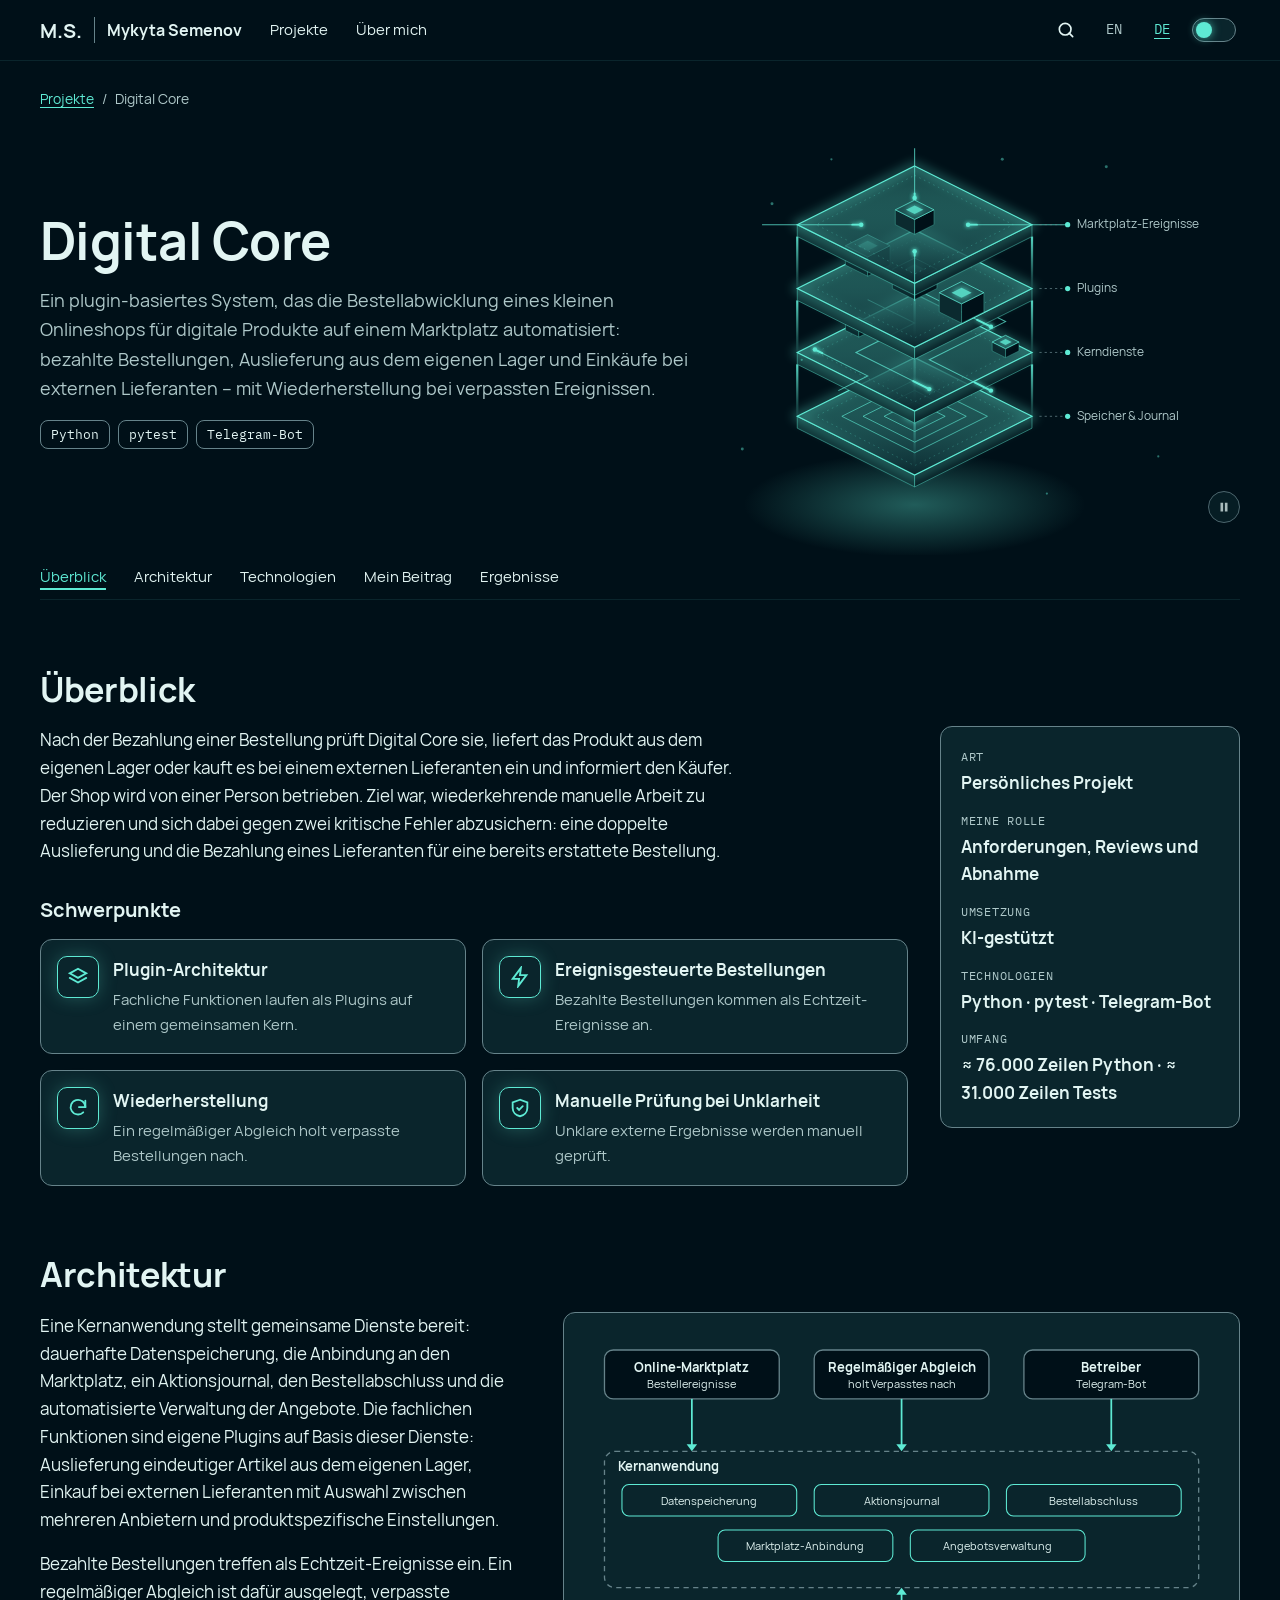
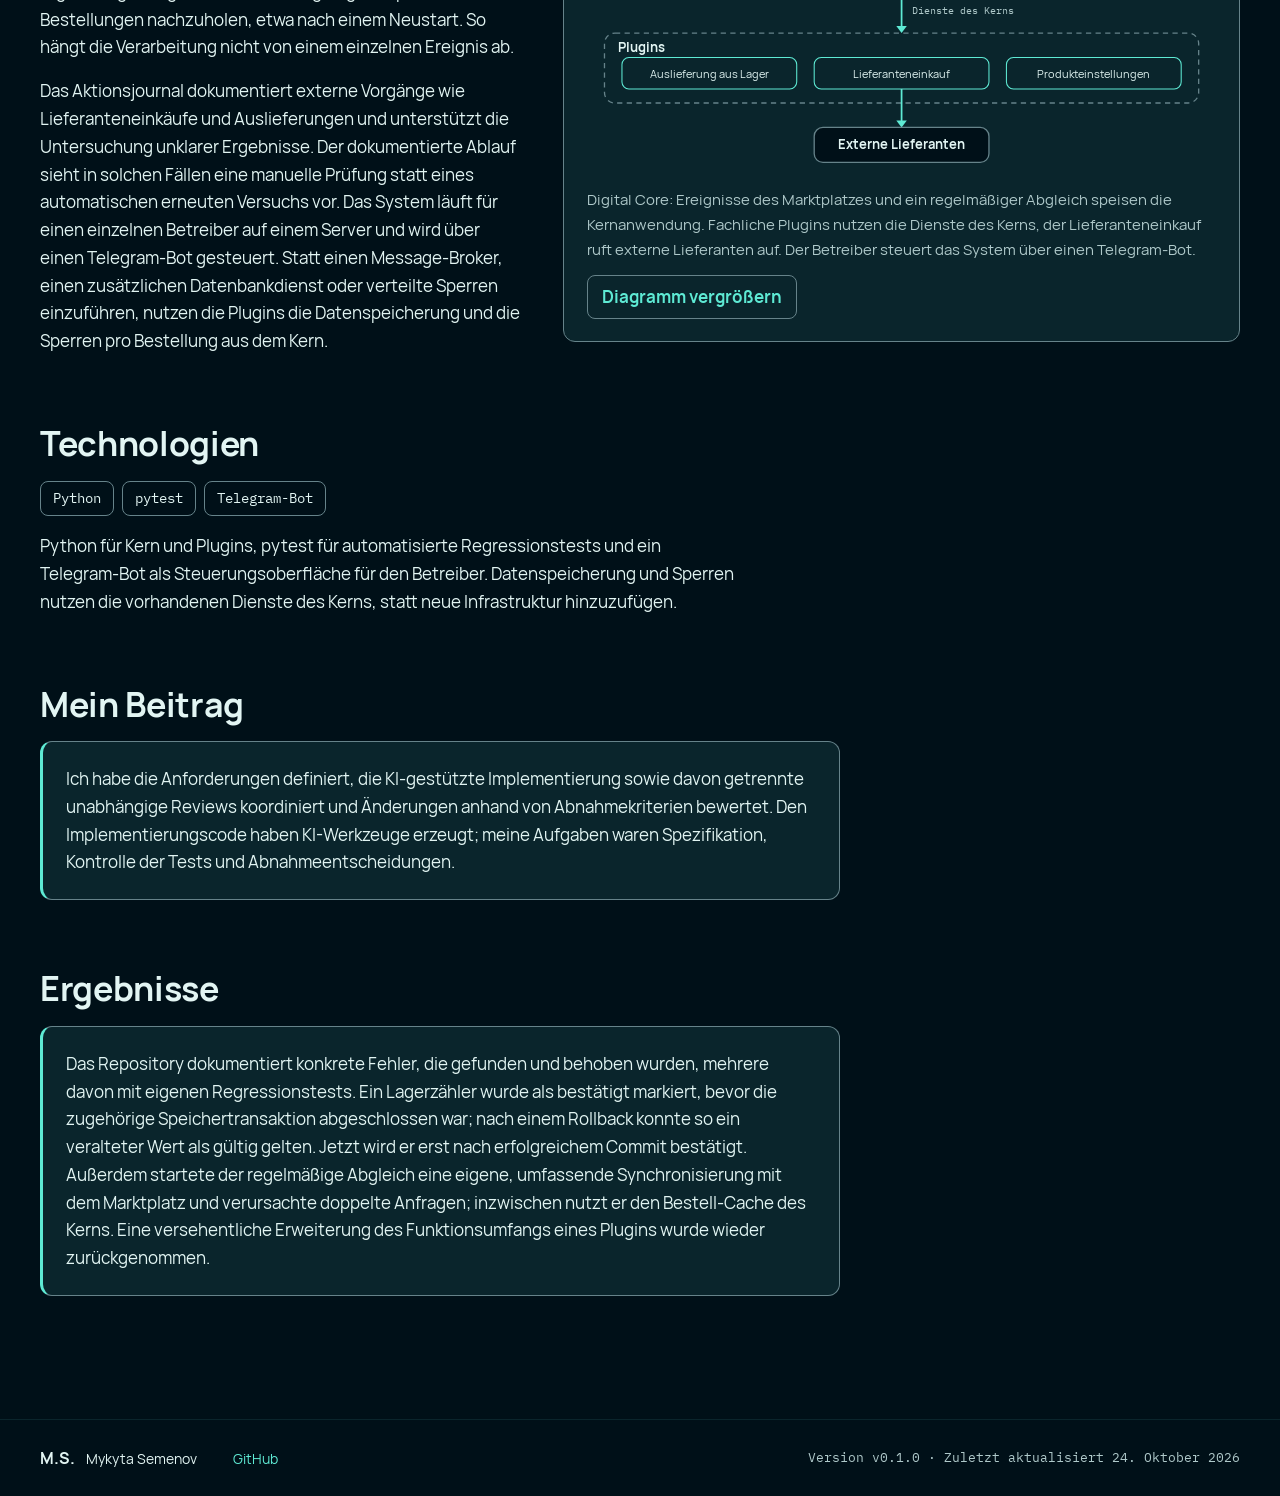
<file: de/projects/digital-core.html>
<!doctype html>
<html lang="de">
<head>
  <meta charset="utf-8">
  <meta name="viewport" content="width=device-width, initial-scale=1">
  <title>Digital Core – Fallstudie · Mykyta Semenov</title>
  <meta name="description" content="Digital Core: plugin-basierte Bestellabwicklung für digitale Produkte mit Lieferantenanbindung und Wiederherstellung verpasster Ereignisse.">
  <link rel="canonical" href="https://semenov-mykyta.github.io/de/projects/digital-core.html">
  <link rel="alternate" hreflang="en" href="https://semenov-mykyta.github.io/en/projects/digital-core.html">
  <link rel="alternate" hreflang="de" href="https://semenov-mykyta.github.io/de/projects/digital-core.html">
  <link rel="alternate" hreflang="x-default" href="https://semenov-mykyta.github.io/en/index.html">
  <meta property="og:type" content="website">
  <meta property="og:title" content="Digital Core – Fallstudie · Mykyta Semenov">
  <meta property="og:description" content="Digital Core: plugin-basierte Bestellabwicklung für digitale Produkte mit Lieferantenanbindung und Wiederherstellung verpasster Ereignisse.">
  <meta property="og:url" content="https://semenov-mykyta.github.io/de/projects/digital-core.html">
  <meta property="og:locale" content="de_AT">
  <meta property="og:locale:alternate" content="en_US">
  <meta name="color-scheme" content="dark">
  <link rel="icon" href="../../assets/images/favicon.svg" type="image/svg+xml">
  <link rel="stylesheet" href="../../assets/css/base.css">
  <link rel="stylesheet" href="../../assets/css/layout.css">
  <link rel="stylesheet" href="../../assets/css/case.css">
  <link rel="stylesheet" href="../../assets/css/illustrations.css">
  <script src="../../assets/js/theme-init.js"></script>
  <script src="../../assets/js/search-core.js" defer></script>
  <script src="../../assets/js/core.js" defer></script>
  <script src="../../assets/js/theme.js" defer></script>
  <script src="../../assets/js/navigation.js" defer></script>
  <script src="../../assets/js/media.js" defer></script>
</head>
<body>
  <a class="skip-link" href="#main">Zum Inhalt springen</a>
  <header class="site-header">
    <div class="container site-header__inner">
      <a class="brand" href="../../de/index.html" aria-label="M.S. Mykyta Semenov, Startseite">M.S.<span class="brand__name">Mykyta Semenov</span></a>
      <nav class="site-nav" id="site-nav" aria-label="Hauptnavigation">
        <ul>
          <li><a href="../../de/index.html#work">Projekte</a></li>
          <li><a href="../../de/index.html#about">Über mich</a></li>
        </ul>
      </nav>
      <div class="site-tools">
        <button class="icon-btn search-toggle" type="button" aria-expanded="false" aria-controls="search" hidden><svg class="icon" viewBox="0 0 24 24" width="20" height="20" aria-hidden="true" focusable="false"><circle cx="11" cy="11" r="7"/><path d="m20 20-4.2-4.2"/></svg><span class="visually-hidden">Suche</span></button>
        <nav class="lang-switch" aria-label="Sprache">
          <ul>
            <li><a href="../../en/projects/digital-core.html" hreflang="en" lang="en">EN<span class="visually-hidden"> – English</span></a></li>
            <li><a href="digital-core.html" hreflang="de" aria-current="true">DE<span class="visually-hidden"> – Deutsch</span></a></li>
          </ul>
        </nav>
        <button class="theme-switch theme-toggle" type="button" role="switch" aria-checked="false" hidden><span class="visually-hidden">Gold-Farbschema</span><span class="theme-switch__track" aria-hidden="true"><span class="theme-switch__knob"></span></span></button>
        <button class="icon-btn menu-toggle" type="button" aria-expanded="false" aria-controls="site-nav" hidden><svg class="icon" viewBox="0 0 24 24" width="20" height="20" aria-hidden="true" focusable="false"><path d="M4 7h16M4 12h16M4 17h16"/></svg><span class="visually-hidden">Menü</span></button>
      </div>
    </div>
    <dialog class="search" id="search" aria-labelledby="search-label">
      <div class="search__bar">
        <label class="visually-hidden" id="search-label" for="search-input">Projekte durchsuchen</label>
        <input class="search__input" id="search-input" type="search" role="combobox" aria-autocomplete="list" aria-expanded="false" aria-controls="search-results" autocomplete="off" spellcheck="false" placeholder="Projekte durchsuchen">
        <button class="icon-btn search__close" type="button"><svg class="icon" viewBox="0 0 24 24" width="20" height="20" aria-hidden="true" focusable="false"><path d="M6 6l12 12M18 6 6 18"/></svg><span class="visually-hidden">Schließen</span></button>
      </div>
      <ul class="search__results" id="search-results" role="listbox" aria-label="Projekte durchsuchen"></ul>
      <p class="search__status" role="status"></p>
    </dialog>
  </header>

  <main id="main">
    <div class="container">
      <nav class="breadcrumb" aria-label="Navigationspfad">
        <ol>
          <li><a href="../../de/index.html#work">Projekte</a></li>
          <li class="breadcrumb__sep" aria-hidden="true">/</li>
          <li><span aria-current="page">Digital Core</span></li>
        </ol>
      </nav>

      <header class="case-hero">
        <div class="case-hero__text">
          <h1>Digital Core</h1>
          <p class="case-hero__summary">Ein plugin-basiertes System, das die Bestellabwicklung eines kleinen Onlineshops für digitale Produkte auf einem Marktplatz automatisiert: bezahlte Bestellungen, Auslieferung aus dem eigenen Lager und Einkäufe bei externen Lieferanten – mit Wiederherstellung bei verpassten Ereignissen.</p>
          <ul class="tags" aria-label="Technologien">
            <li>Python</li>
            <li>pytest</li>
            <li>Telegram-Bot</li>
          </ul>
        </div>
        <div class="case-hero__art hx-stage" data-media-status="pending-owner-approval"><svg class="hx" viewBox="0 0 700 520" aria-hidden="true" focusable="false"><defs><filter id="hx-dc-glow" x="-30%" y="-60%" width="160%" height="220%"><feGaussianBlur stdDeviation="7"/></filter><linearGradient id="hx-dc-tg" x1="0" y1="0" x2="0" y2="1"><stop class="hx-s1" offset="0"/><stop class="hx-s2" offset="1"/></linearGradient><linearGradient id="hx-dc-beam" x1="0" y1="0" x2="0" y2="1"><stop class="hx-s3" offset="0"/><stop class="hx-s4" offset="1"/></linearGradient><radialGradient id="hx-dc-floor"><stop class="hx-s5" offset="0"/><stop class="hx-s6" offset="1"/></radialGradient></defs><ellipse class="hx-floor" fill="url(#hx-dc-floor)" cx="262" cy="495" rx="230" ry="70"/><rect class="hx-beam" fill="url(#hx-dc-beam)" x="102.5" y="134" width="3" height="70"/><rect class="hx-beam" fill="url(#hx-dc-beam)" x="418.5" y="134" width="3" height="70"/><rect class="hx-beam" fill="url(#hx-dc-beam)" x="260.5" y="213" width="3" height="70"/><rect class="hx-beam" fill="url(#hx-dc-beam)" x="102.5" y="220" width="3" height="70"/><rect class="hx-beam" fill="url(#hx-dc-beam)" x="418.5" y="220" width="3" height="70"/><rect class="hx-beam" fill="url(#hx-dc-beam)" x="260.5" y="299" width="3" height="70"/><rect class="hx-beam" fill="url(#hx-dc-beam)" x="102.5" y="306" width="3" height="70"/><rect class="hx-beam" fill="url(#hx-dc-beam)" x="418.5" y="306" width="3" height="70"/><rect class="hx-beam" fill="url(#hx-dc-beam)" x="260.5" y="385" width="3" height="70"/><g class="hx-layer" style="--i:3"><polygon class="hx-l" points="104,376 262,455 262,471 104,392"/><polygon class="hx-r" points="420,376 262,455 262,471 420,392"/><polygon class="hx-edge" filter="url(#hx-dc-glow)" points="262,297 420,376 262,455 104,376"/><polygon class="hx-t" fill="url(#hx-dc-tg)" points="262,297 420,376 262,455 104,376"/><polygon class="hx-inner" points="262,309.6 394.7,376 262,442.4 129.3,376"/><polygon class="hx-ring" points="262,327 360,376 262,425 164,376"/><polygon class="hx-ring" points="262,341.2 331.5,376 262,410.8 192.5,376"/><polygon class="hx-ring" points="262,355.5 303.1,376 262,396.5 220.9,376"/><polygon class="hx-led" points="262,368.1 277.8,376 262,383.9 246.2,376"/></g><g class="hx-layer" style="--i:2"><polygon class="hx-l" points="104,290 262,369 262,385 104,306"/><polygon class="hx-r" points="420,290 262,369 262,385 420,306"/><polygon class="hx-edge" filter="url(#hx-dc-glow)" points="262,211 420,290 262,369 104,290"/><polygon class="hx-t" fill="url(#hx-dc-tg)" points="262,211 420,290 262,369 104,290"/><polygon class="hx-inner" points="262,223.6 394.7,290 262,356.4 129.3,290"/><path class="hx-trace" d="M198.8 218.9 L262 250.5 L183 290 L281.8 339.4"/><path class="hx-pulse" pathLength="100" d="M198.8 218.9 L262 250.5 L183 290 L281.8 339.4"/><circle class="hx-node" cx="281.8" cy="339.4" r="3"/><path class="hx-trace" d="M325.2 218.9 L384.4 248.5 L281.8 299.9 L364.7 341.4"/><path class="hx-pulse" pathLength="100" d="M325.2 218.9 L384.4 248.5 L281.8 299.9 L364.7 341.4"/><circle class="hx-node" cx="364.7" cy="341.4" r="3"/><path class="hx-trace" d="M159.3 341.4 L198.8 321.6 L127.7 286.1"/><path class="hx-pulse" pathLength="100" d="M159.3 341.4 L198.8 321.6 L127.7 286.1"/><circle class="hx-node" cx="127.7" cy="286.1" r="3"/><g class="hx-bob"><g class="hx-block"><polygon class="hx-bl" points="366.4,276 384.4,285 384.4,297 366.4,288"/><polygon class="hx-br" points="402.4,276 384.4,285 384.4,297 402.4,288"/><polygon class="hx-bt" points="384.4,267 402.4,276 384.4,285 366.4,276"/><polygon class="hx-led" points="384.4,272 392.6,276 384.4,280.1 376.3,276"/></g></g><g class="hx-bob"><g class="hx-block"><polygon class="hx-bl" points="168.9,251.4 186.9,260.4 186.9,269.4 168.9,260.4"/><polygon class="hx-br" points="204.9,251.4 186.9,260.4 186.9,269.4 204.9,260.4"/><polygon class="hx-bt" points="186.9,242.4 204.9,251.4 186.9,260.4 168.9,251.4"/><polygon class="hx-led" points="186.9,247.3 195,251.4 186.9,255.4 178.8,251.4"/></g></g></g><g class="hx-layer" style="--i:1"><polygon class="hx-l" points="104,204 262,283 262,299 104,220"/><polygon class="hx-r" points="420,204 262,283 262,299 420,220"/><polygon class="hx-edge" filter="url(#hx-dc-glow)" points="262,125 420,204 262,283 104,204"/><polygon class="hx-t" fill="url(#hx-dc-tg)" points="262,125 420,204 262,283 104,204"/><polygon class="hx-inner" points="262,137.6 394.7,204 262,270.4 129.3,204"/><path class="hx-trace" d="M159.3 152.7 L364.7 255.3"/><path class="hx-pulse" pathLength="100" d="M159.3 152.7 L364.7 255.3"/><circle class="hx-node" cx="364.7" cy="255.3" r="3"/><g class="hx-bob"><g class="hx-block"><polygon class="hx-bl" points="168.8,146.4 198.8,161.4 198.8,187.4 168.8,172.4"/><polygon class="hx-br" points="228.8,146.4 198.8,161.4 198.8,187.4 228.8,172.4"/><polygon class="hx-bt" points="198.8,131.4 228.8,146.4 198.8,161.4 168.8,146.4"/><polygon class="hx-led" points="198.8,139.7 212.3,146.4 198.8,153.2 185.3,146.4"/></g></g><g class="hx-bob"><g class="hx-block"><polygon class="hx-bl" points="232,178 262,193 262,219 232,204"/><polygon class="hx-br" points="292,178 262,193 262,219 292,204"/><polygon class="hx-bt" points="262,163 292,178 262,193 232,178"/><polygon class="hx-led" points="262,171.2 275.5,178 262,184.8 248.5,178"/></g></g><g class="hx-bob"><g class="hx-block"><polygon class="hx-bl" points="295.2,209.6 325.2,224.6 325.2,250.6 295.2,235.6"/><polygon class="hx-br" points="355.2,209.6 325.2,224.6 325.2,250.6 355.2,235.6"/><polygon class="hx-bt" points="325.2,194.6 355.2,209.6 325.2,224.6 295.2,209.6"/><polygon class="hx-led" points="325.2,202.8 338.7,209.6 325.2,216.3 311.7,209.6"/></g></g></g><g class="hx-layer" style="--i:0"><polygon class="hx-l" points="104,118 262,197 262,213 104,134"/><polygon class="hx-r" points="420,118 262,197 262,213 420,134"/><polygon class="hx-edge" filter="url(#hx-dc-glow)" points="262,39 420,118 262,197 104,118"/><polygon class="hx-t" fill="url(#hx-dc-tg)" points="262,39 420,118 262,197 104,118"/><polygon class="hx-inner" points="262,51.6 394.7,118 262,184.4 129.3,118"/><path class="hx-trace" d="M262 15.3 L262 82.1"/><path class="hx-pulse" pathLength="100" d="M262 15.3 L262 82.1"/><circle class="hx-node" cx="262" cy="82.1" r="3"/><path class="hx-trace" d="M467.4 118 L333.9 118"/><path class="hx-pulse" pathLength="100" d="M467.4 118 L333.9 118"/><circle class="hx-node" cx="333.9" cy="118" r="3"/><path class="hx-trace" d="M56.6 118 L190.1 118"/><path class="hx-pulse" pathLength="100" d="M56.6 118 L190.1 118"/><circle class="hx-node" cx="190.1" cy="118" r="3"/><path class="hx-trace" d="M262 220.7 L262 153.9"/><path class="hx-pulse" pathLength="100" d="M262 220.7 L262 153.9"/><circle class="hx-node" cx="262" cy="153.9" r="3"/><g class="hx-bob"><g class="hx-block"><polygon class="hx-bl" points="236,98 262,111 262,131 236,118"/><polygon class="hx-br" points="288,98 262,111 262,131 288,118"/><polygon class="hx-bt" points="262,85 288,98 262,111 236,98"/><polygon class="hx-led" points="262,92.2 273.7,98 262,103.8 250.3,98"/></g></g></g><g class="hx-tag" style="--i:0"><path class="hx-leader" d="M430 118H468"/><circle class="hx-dot" cx="468" cy="118" r="3.5"/><text class="hx-label" x="480" y="123">Marktplatz-Ereignisse</text></g><g class="hx-tag" style="--i:1"><path class="hx-leader" d="M430 204H468"/><circle class="hx-dot" cx="468" cy="204" r="3.5"/><text class="hx-label" x="480" y="209">Plugins</text></g><g class="hx-tag" style="--i:2"><path class="hx-leader" d="M430 290H468"/><circle class="hx-dot" cx="468" cy="290" r="3.5"/><text class="hx-label" x="480" y="295">Kerndienste</text></g><g class="hx-tag" style="--i:3"><path class="hx-leader" d="M430 376H468"/><circle class="hx-dot" cx="468" cy="376" r="3.5"/><text class="hx-label" x="480" y="381">Speicher & Journal</text></g><circle class="hx-spark" cx="70" cy="90" r="2"/><circle class="hx-spark" cx="110" cy="300" r="1.5"/><circle class="hx-spark" cx="520" cy="40" r="2"/><circle class="hx-spark" cx="590" cy="430" r="1.5"/><circle class="hx-spark" cx="30" cy="420" r="2"/><circle class="hx-spark" cx="440" cy="480" r="1.5"/><circle class="hx-spark" cx="150" cy="30" r="1.5"/><circle class="hx-spark" cx="380" cy="30" r="2"/></svg><button class="hx-pause" type="button" aria-pressed="false" hidden><svg class="i-pause" viewBox="0 0 16 16" aria-hidden="true" focusable="false"><path d="M4 3h3v10H4zM9 3h3v10H9z"/></svg><svg class="i-play" viewBox="0 0 16 16" aria-hidden="true" focusable="false"><path d="M5 3l8 5-8 5z"/></svg><span class="visually-hidden">Animation anhalten</span></button></div>
      </header>

      <nav class="section-nav" id="sections" aria-label="Abschnitte">
        <button class="section-nav__toggle" type="button" aria-expanded="false" aria-controls="section-list" hidden>Abschnitte</button>
        <ol id="section-list">
          <li><a href="#overview">Überblick</a></li>
          <li><a href="#architecture">Architektur</a></li>
          <li><a href="#technologies">Technologien</a></li>
          <li><a href="#contribution">Mein Beitrag</a></li>
          <li><a href="#results">Ergebnisse</a></li>
        </ol>
      </nav>

      <section class="case-section case-overview" aria-labelledby="overview">
        <h2 id="overview">Überblick</h2>
        <div class="overview__grid">
          <div class="overview__main">
            <p>Nach der Bezahlung einer Bestellung prüft Digital Core sie, liefert das Produkt aus dem eigenen Lager oder kauft es bei einem externen Lieferanten ein und informiert den Käufer. Der Shop wird von einer Person betrieben. Ziel war, wiederkehrende manuelle Arbeit zu reduzieren und sich dabei gegen zwei kritische Fehler abzusichern: eine doppelte Auslieferung und die Bezahlung eines Lieferanten für eine bereits erstattete Bestellung.</p>
            <h3 class="overview__subhead">Schwerpunkte</h3>
            <ul class="highlights">
              <li class="highlight"><svg class="icon highlight__icon" viewBox="0 0 24 24" width="22" height="22" aria-hidden="true" focusable="false"><path d="M12 3 3 8l9 5 9-5-9-5Z"/><path d="m3 13 9 5 9-5"/></svg><span class="highlight__title">Plugin-Architektur</span><span class="highlight__text">Fachliche Funktionen laufen als Plugins auf einem gemeinsamen Kern.</span></li>
              <li class="highlight"><svg class="icon highlight__icon" viewBox="0 0 24 24" width="22" height="22" aria-hidden="true" focusable="false"><path d="M13 2 4 14h7l-1 8 9-12h-7l1-8Z"/></svg><span class="highlight__title">Ereignisgesteuerte Bestellungen</span><span class="highlight__text">Bezahlte Bestellungen kommen als Echtzeit-Ereignisse an.</span></li>
              <li class="highlight"><svg class="icon highlight__icon" viewBox="0 0 24 24" width="22" height="22" aria-hidden="true" focusable="false"><path d="M20 11a8 8 0 1 0-2.3 5.7"/><path d="M20 4v7h-7"/></svg><span class="highlight__title">Wiederherstellung</span><span class="highlight__text">Ein regelmäßiger Abgleich holt verpasste Bestellungen nach.</span></li>
              <li class="highlight"><svg class="icon highlight__icon" viewBox="0 0 24 24" width="22" height="22" aria-hidden="true" focusable="false"><path d="M12 3 4 6v6c0 4.5 3.4 8 8 9 4.6-1 8-4.5 8-9V6l-8-3Z"/><path d="m9 12 2 2 4-4"/></svg><span class="highlight__title">Manuelle Prüfung bei Unklarheit</span><span class="highlight__text">Unklare externe Ergebnisse werden manuell geprüft.</span></li>
            </ul>
          </div>
          <aside class="case-meta" aria-label="Projektdaten">
            <dl>
            <dt>Art</dt><dd>Persönliches Projekt</dd>
            <dt>Meine Rolle</dt><dd>Anforderungen, Reviews und Abnahme</dd>
            <dt>Umsetzung</dt><dd>KI-gestützt</dd>
            <dt>Technologien</dt><dd>Python · pytest · Telegram-Bot</dd>
            <dt>Umfang</dt><dd>≈ 76.000 Zeilen Python · ≈ 31.000 Zeilen Tests</dd>
            </dl>
          </aside>
        </div>
      </section>

      <section class="case-section case-section--split" aria-labelledby="architecture">
        <h2 id="architecture">Architektur</h2>
        <div class="split__text">
          <p>Eine Kernanwendung stellt gemeinsame Dienste bereit: dauerhafte Datenspeicherung, die Anbindung an den Marktplatz, ein Aktionsjournal, den Bestellabschluss und die automatisierte Verwaltung der Angebote. Die fachlichen Funktionen sind eigene Plugins auf Basis dieser Dienste: Auslieferung eindeutiger Artikel aus dem eigenen Lager, Einkauf bei externen Lieferanten mit Auswahl zwischen mehreren Anbietern und produktspezifische Einstellungen.</p>
          <p>Bezahlte Bestellungen treffen als Echtzeit-Ereignisse ein. Ein regelmäßiger Abgleich ist dafür ausgelegt, verpasste Bestellungen nachzuholen, etwa nach einem Neustart. So hängt die Verarbeitung nicht von einem einzelnen Ereignis ab.</p>
          <p>Das Aktionsjournal dokumentiert externe Vorgänge wie Lieferanteneinkäufe und Auslieferungen und unterstützt die Untersuchung unklarer Ergebnisse. Der dokumentierte Ablauf sieht in solchen Fällen eine manuelle Prüfung statt eines automatischen erneuten Versuchs vor. Das System läuft für einen einzelnen Betreiber auf einem Server und wird über einen Telegram-Bot gesteuert. Statt einen Message-Broker, einen zusätzlichen Datenbankdienst oder verteilte Sperren einzuführen, nutzen die Plugins die Datenspeicherung und die Sperren pro Bestellung aus dem Kern.</p>
        </div>
        <figure class="diagram" data-media-status="pending-owner-approval">
          <svg viewBox="0 0 720 500" role="img" aria-labelledby="dc-diagram-title dc-diagram-desc"><title id="dc-diagram-title">Architektur von Digital Core</title><desc id="dc-diagram-desc">Ereignisse des Online-Marktplatzes, ein regelmäßiger Abgleich und der Betreiber über einen Telegram-Bot sind mit der Kernanwendung verbunden. Der Kern stellt Datenspeicherung, ein Aktionsjournal, den Bestellabschluss, die Marktplatz-Anbindung und die Angebotsverwaltung bereit. Plugins für die Auslieferung aus dem Lager, den Lieferanteneinkauf und produktspezifische Einstellungen nutzen diese Dienste; der Lieferanteneinkauf ruft externe Lieferanten auf.</desc><rect class="dg-box" x="20" y="16" width="200" height="56" rx="10"/><text class="dg-title" x="120" y="41" text-anchor="middle">Online-Marktplatz</text><text class="dg-text" x="120" y="59" text-anchor="middle">Bestellereignisse</text><path class="dg-line" d="M120 72V125"/><path class="dg-arrow" d="M114 124L120 132L126 124Z"/><rect class="dg-box" x="260" y="16" width="200" height="56" rx="10"/><text class="dg-title" x="360" y="41" text-anchor="middle">Regelmäßiger Abgleich</text><text class="dg-text" x="360" y="59" text-anchor="middle">holt Verpasstes nach</text><path class="dg-line" d="M360 72V125"/><path class="dg-arrow" d="M354 124L360 132L366 124Z"/><rect class="dg-box" x="500" y="16" width="200" height="56" rx="10"/><text class="dg-title" x="600" y="41" text-anchor="middle">Betreiber</text><text class="dg-text" x="600" y="59" text-anchor="middle">Telegram-Bot</text><path class="dg-line" d="M600 72V125"/><path class="dg-arrow" d="M594 124L600 132L606 124Z"/><rect class="dg-group" x="20" y="132" width="680" height="156" rx="12"/><text class="dg-title" x="36" y="154">Kernanwendung</text><rect class="dg-chip" x="40" y="170" width="200" height="36" rx="8"/><text class="dg-text" x="140" y="193" text-anchor="middle">Datenspeicherung</text><rect class="dg-chip" x="260" y="170" width="200" height="36" rx="8"/><text class="dg-text" x="360" y="193" text-anchor="middle">Aktionsjournal</text><rect class="dg-chip" x="480" y="170" width="200" height="36" rx="8"/><text class="dg-text" x="580" y="193" text-anchor="middle">Bestellabschluss</text><rect class="dg-chip" x="150" y="222" width="200" height="36" rx="8"/><text class="dg-text" x="250" y="245" text-anchor="middle">Marktplatz-Anbindung</text><rect class="dg-chip" x="370" y="222" width="200" height="36" rx="8"/><text class="dg-text" x="470" y="245" text-anchor="middle">Angebotsverwaltung</text><path class="dg-line" d="M360 295V333"/><path class="dg-arrow" d="M354 332L360 340L366 332Z"/><path class="dg-arrow" d="M354 296L360 288L366 296Z"/><text class="dg-note" x="372" y="318">Dienste des Kerns</text><rect class="dg-group" x="20" y="340" width="680" height="80" rx="12"/><text class="dg-title" x="36" y="362">Plugins</text><rect class="dg-chip" x="40" y="368" width="200" height="36" rx="8"/><text class="dg-text" x="140" y="391" text-anchor="middle">Auslieferung aus Lager</text><rect class="dg-chip" x="260" y="368" width="200" height="36" rx="8"/><text class="dg-text" x="360" y="391" text-anchor="middle">Lieferanteneinkauf</text><rect class="dg-chip" x="480" y="368" width="200" height="36" rx="8"/><text class="dg-text" x="580" y="391" text-anchor="middle">Produkteinstellungen</text><path class="dg-line" d="M360 404V441"/><path class="dg-arrow" d="M354 440L360 448L366 440Z"/><rect class="dg-box" x="260" y="448" width="200" height="40" rx="10"/><text class="dg-title" x="360" y="473" text-anchor="middle">Externe Lieferanten</text></svg>
          <figcaption>Digital Core: Ereignisse des Marktplatzes und ein regelmäßiger Abgleich speisen die Kernanwendung. Fachliche Plugins nutzen die Dienste des Kerns, der Lieferanteneinkauf ruft externe Lieferanten auf. Der Betreiber steuert das System über einen Telegram-Bot.</figcaption>
          <button class="diagram__open" type="button" hidden>Diagramm vergrößern</button>
        </figure>
      </section>

      <section class="case-section case-section--tech" aria-labelledby="technologies">
        <h2 id="technologies">Technologien</h2>
        <ul class="tags" aria-label="Technologien">
          <li>Python</li>
          <li>pytest</li>
          <li>Telegram-Bot</li>
        </ul>
        <p>Python für Kern und Plugins, pytest für automatisierte Regressionstests und ein Telegram-Bot als Steuerungsoberfläche für den Betreiber. Datenspeicherung und Sperren nutzen die vorhandenen Dienste des Kerns, statt neue Infrastruktur hinzuzufügen.</p>
      </section>

      <section class="case-section case-section--panel" aria-labelledby="contribution">
        <h2 id="contribution">Mein Beitrag</h2>
        <div class="panel"><p>Ich habe die Anforderungen definiert, die KI-gestützte Implementierung sowie davon getrennte unabhängige Reviews koordiniert und Änderungen anhand von Abnahmekriterien bewertet. Den Implementierungscode haben KI-Werkzeuge erzeugt; meine Aufgaben waren Spezifikation, Kontrolle der Tests und Abnahmeentscheidungen.</p></div>
      </section>

      <section class="case-section case-section--panel" aria-labelledby="results">
        <h2 id="results">Ergebnisse</h2>
        <div class="panel"><p>Das Repository dokumentiert konkrete Fehler, die gefunden und behoben wurden, mehrere davon mit eigenen Regressionstests. Ein Lagerzähler wurde als bestätigt markiert, bevor die zugehörige Speichertransaktion abgeschlossen war; nach einem Rollback konnte so ein veralteter Wert als gültig gelten. Jetzt wird er erst nach erfolgreichem Commit bestätigt. Außerdem startete der regelmäßige Abgleich eine eigene, umfassende Synchronisierung mit dem Marktplatz und verursachte doppelte Anfragen; inzwischen nutzt er den Bestell-Cache des Kerns. Eine versehentliche Erweiterung des Funktionsumfangs eines Plugins wurde wieder zurückgenommen.</p></div>
      </section>
    </div>
  </main>

  <footer class="site-footer">
    <div class="container site-footer__inner">
      <p class="site-footer__brand"><span class="brand">M.S.</span> Mykyta Semenov</p>
      <ul class="site-footer__links">
        <li><a href="https://github.com/Semenov-Mykyta">GitHub</a></li>
      </ul>
      <p class="site-footer__meta">Version <span class="site-version">v0.1.0</span> · Zuletzt aktualisiert <time datetime="2026-10-24">24. Oktober 2026</time></p>
    </div>
  </footer>
</body>
</html>
</file>
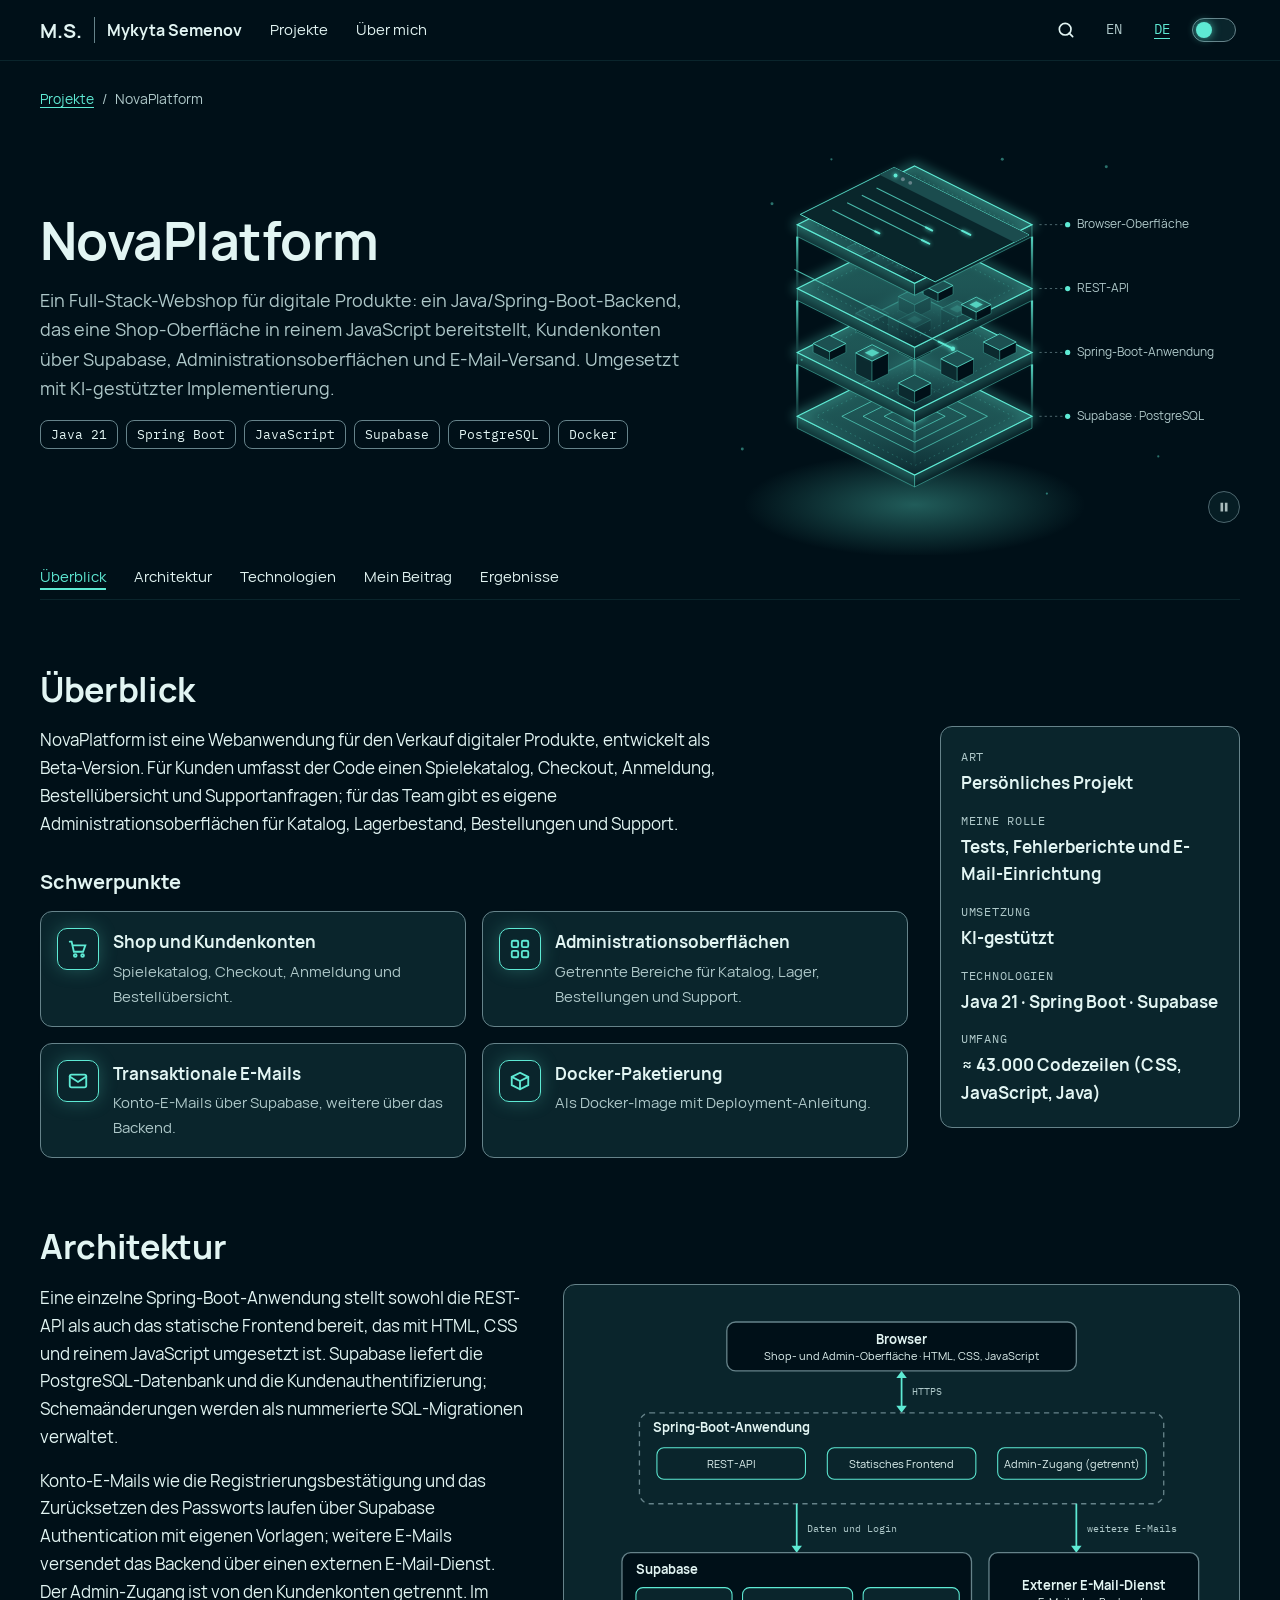
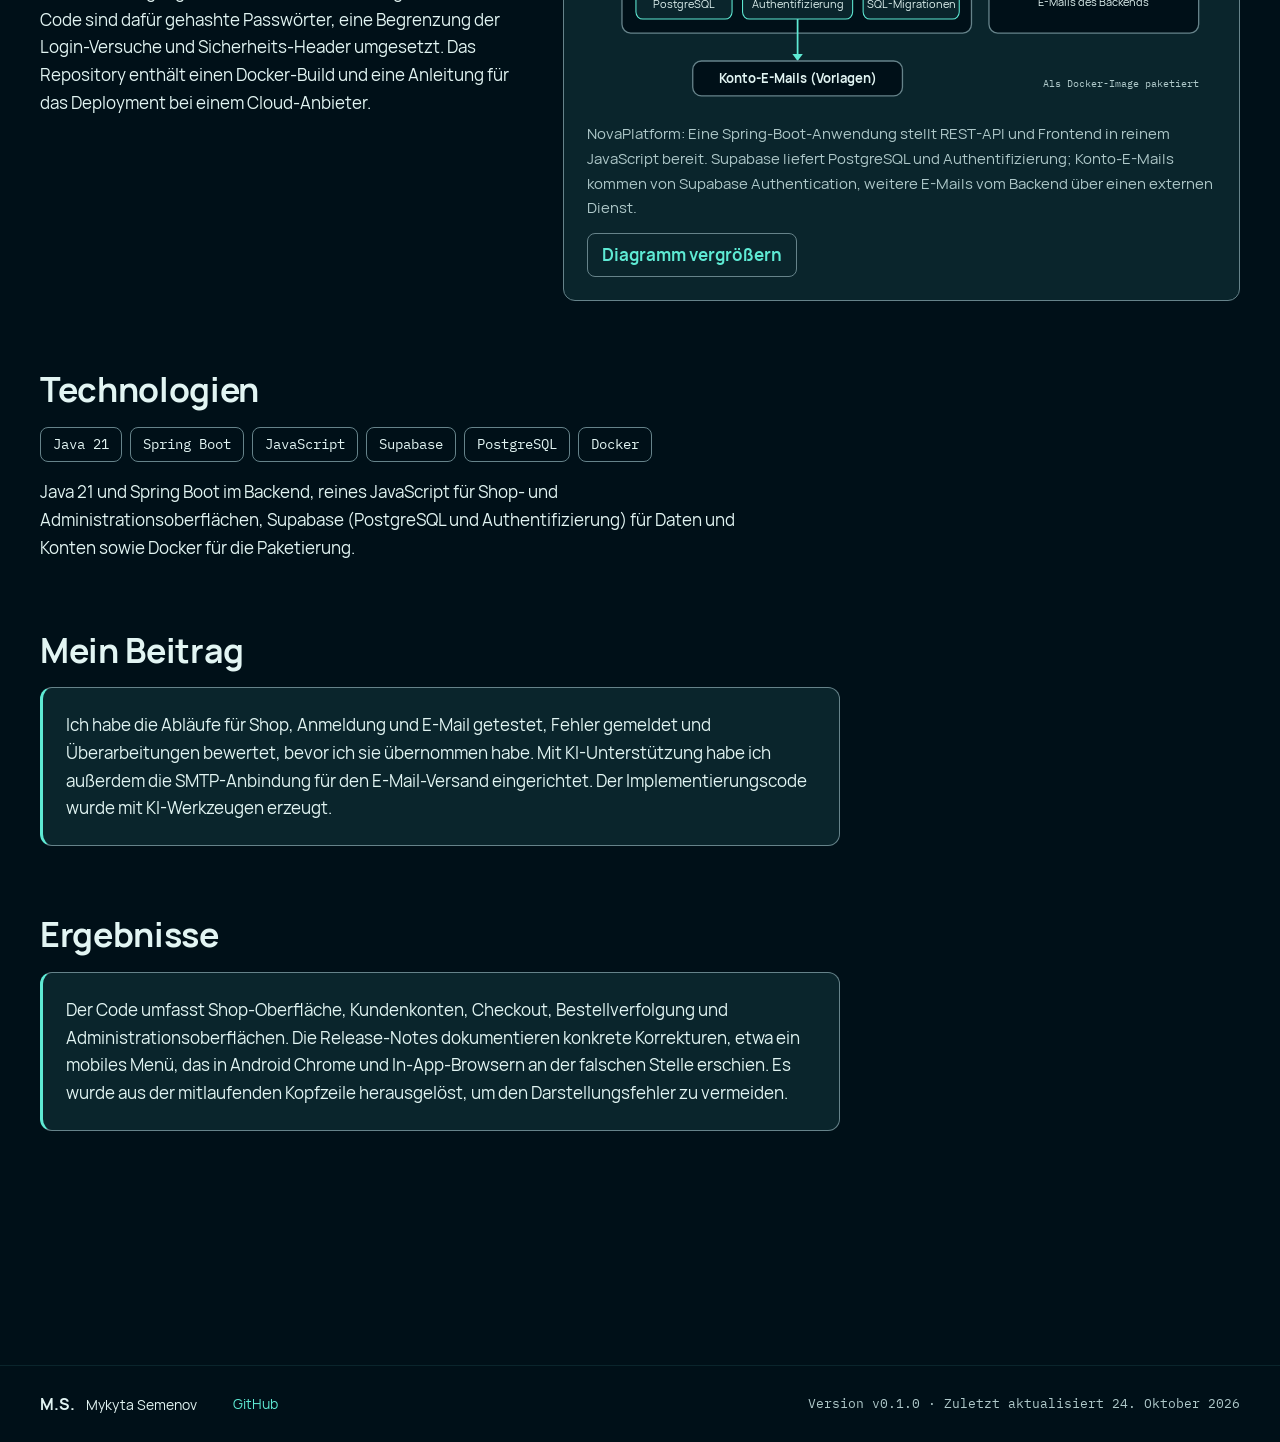
<file: de/projects/novaplatform.html>
<!doctype html>
<html lang="de">
<head>
  <meta charset="utf-8">
  <meta name="viewport" content="width=device-width, initial-scale=1">
  <title>NovaPlatform – Fallstudie · Mykyta Semenov</title>
  <meta name="description" content="NovaPlatform: Full-Stack-Webshop für digitale Produkte mit Java, Spring Boot, Supabase und reinem JavaScript.">
  <link rel="canonical" href="https://semenov-mykyta.github.io/de/projects/novaplatform.html">
  <link rel="alternate" hreflang="en" href="https://semenov-mykyta.github.io/en/projects/novaplatform.html">
  <link rel="alternate" hreflang="de" href="https://semenov-mykyta.github.io/de/projects/novaplatform.html">
  <link rel="alternate" hreflang="x-default" href="https://semenov-mykyta.github.io/en/index.html">
  <meta property="og:type" content="website">
  <meta property="og:title" content="NovaPlatform – Fallstudie · Mykyta Semenov">
  <meta property="og:description" content="NovaPlatform: Full-Stack-Webshop für digitale Produkte mit Java, Spring Boot, Supabase und reinem JavaScript.">
  <meta property="og:url" content="https://semenov-mykyta.github.io/de/projects/novaplatform.html">
  <meta property="og:locale" content="de_AT">
  <meta property="og:locale:alternate" content="en_US">
  <meta name="color-scheme" content="dark">
  <link rel="icon" href="../../assets/images/favicon.svg" type="image/svg+xml">
  <link rel="stylesheet" href="../../assets/css/base.css">
  <link rel="stylesheet" href="../../assets/css/layout.css">
  <link rel="stylesheet" href="../../assets/css/case.css">
  <link rel="stylesheet" href="../../assets/css/illustrations.css">
  <script src="../../assets/js/theme-init.js"></script>
  <script src="../../assets/js/search-core.js" defer></script>
  <script src="../../assets/js/core.js" defer></script>
  <script src="../../assets/js/theme.js" defer></script>
  <script src="../../assets/js/navigation.js" defer></script>
  <script src="../../assets/js/media.js" defer></script>
</head>
<body>
  <a class="skip-link" href="#main">Zum Inhalt springen</a>
  <header class="site-header">
    <div class="container site-header__inner">
      <a class="brand" href="../../de/index.html" aria-label="M.S. Mykyta Semenov, Startseite">M.S.<span class="brand__name">Mykyta Semenov</span></a>
      <nav class="site-nav" id="site-nav" aria-label="Hauptnavigation">
        <ul>
          <li><a href="../../de/index.html#work">Projekte</a></li>
          <li><a href="../../de/index.html#about">Über mich</a></li>
        </ul>
      </nav>
      <div class="site-tools">
        <button class="icon-btn search-toggle" type="button" aria-expanded="false" aria-controls="search" hidden><svg class="icon" viewBox="0 0 24 24" width="20" height="20" aria-hidden="true" focusable="false"><circle cx="11" cy="11" r="7"/><path d="m20 20-4.2-4.2"/></svg><span class="visually-hidden">Suche</span></button>
        <nav class="lang-switch" aria-label="Sprache">
          <ul>
            <li><a href="../../en/projects/novaplatform.html" hreflang="en" lang="en">EN<span class="visually-hidden"> – English</span></a></li>
            <li><a href="novaplatform.html" hreflang="de" aria-current="true">DE<span class="visually-hidden"> – Deutsch</span></a></li>
          </ul>
        </nav>
        <button class="theme-switch theme-toggle" type="button" role="switch" aria-checked="false" hidden><span class="visually-hidden">Gold-Farbschema</span><span class="theme-switch__track" aria-hidden="true"><span class="theme-switch__knob"></span></span></button>
        <button class="icon-btn menu-toggle" type="button" aria-expanded="false" aria-controls="site-nav" hidden><svg class="icon" viewBox="0 0 24 24" width="20" height="20" aria-hidden="true" focusable="false"><path d="M4 7h16M4 12h16M4 17h16"/></svg><span class="visually-hidden">Menü</span></button>
      </div>
    </div>
    <dialog class="search" id="search" aria-labelledby="search-label">
      <div class="search__bar">
        <label class="visually-hidden" id="search-label" for="search-input">Projekte durchsuchen</label>
        <input class="search__input" id="search-input" type="search" role="combobox" aria-autocomplete="list" aria-expanded="false" aria-controls="search-results" autocomplete="off" spellcheck="false" placeholder="Projekte durchsuchen">
        <button class="icon-btn search__close" type="button"><svg class="icon" viewBox="0 0 24 24" width="20" height="20" aria-hidden="true" focusable="false"><path d="M6 6l12 12M18 6 6 18"/></svg><span class="visually-hidden">Schließen</span></button>
      </div>
      <ul class="search__results" id="search-results" role="listbox" aria-label="Projekte durchsuchen"></ul>
      <p class="search__status" role="status"></p>
    </dialog>
  </header>

  <main id="main">
    <div class="container">
      <nav class="breadcrumb" aria-label="Navigationspfad">
        <ol>
          <li><a href="../../de/index.html#work">Projekte</a></li>
          <li class="breadcrumb__sep" aria-hidden="true">/</li>
          <li><span aria-current="page">NovaPlatform</span></li>
        </ol>
      </nav>

      <header class="case-hero">
        <div class="case-hero__text">
          <h1>NovaPlatform</h1>
          <p class="case-hero__summary">Ein Full-Stack-Webshop für digitale Produkte: ein Java/Spring-Boot-Backend, das eine Shop-Oberfläche in reinem JavaScript bereitstellt, Kundenkonten über Supabase, Administrationsoberflächen und E-Mail-Versand. Umgesetzt mit KI-gestützter Implementierung.</p>
          <ul class="tags" aria-label="Technologien">
            <li>Java 21</li>
            <li>Spring Boot</li>
            <li>JavaScript</li>
            <li>Supabase</li>
            <li>PostgreSQL</li>
            <li>Docker</li>
          </ul>
        </div>
        <div class="case-hero__art hx-stage" data-media-status="pending-owner-approval"><svg class="hx" viewBox="0 0 700 520" aria-hidden="true" focusable="false"><defs><filter id="hx-np-glow" x="-30%" y="-60%" width="160%" height="220%"><feGaussianBlur stdDeviation="7"/></filter><linearGradient id="hx-np-tg" x1="0" y1="0" x2="0" y2="1"><stop class="hx-s1" offset="0"/><stop class="hx-s2" offset="1"/></linearGradient><linearGradient id="hx-np-beam" x1="0" y1="0" x2="0" y2="1"><stop class="hx-s3" offset="0"/><stop class="hx-s4" offset="1"/></linearGradient><radialGradient id="hx-np-floor"><stop class="hx-s5" offset="0"/><stop class="hx-s6" offset="1"/></radialGradient></defs><ellipse class="hx-floor" fill="url(#hx-np-floor)" cx="262" cy="495" rx="230" ry="70"/><rect class="hx-beam" fill="url(#hx-np-beam)" x="102.5" y="134" width="3" height="70"/><rect class="hx-beam" fill="url(#hx-np-beam)" x="418.5" y="134" width="3" height="70"/><rect class="hx-beam" fill="url(#hx-np-beam)" x="260.5" y="213" width="3" height="70"/><rect class="hx-beam" fill="url(#hx-np-beam)" x="102.5" y="220" width="3" height="70"/><rect class="hx-beam" fill="url(#hx-np-beam)" x="418.5" y="220" width="3" height="70"/><rect class="hx-beam" fill="url(#hx-np-beam)" x="260.5" y="299" width="3" height="70"/><rect class="hx-beam" fill="url(#hx-np-beam)" x="102.5" y="306" width="3" height="70"/><rect class="hx-beam" fill="url(#hx-np-beam)" x="418.5" y="306" width="3" height="70"/><rect class="hx-beam" fill="url(#hx-np-beam)" x="260.5" y="385" width="3" height="70"/><g class="hx-layer" style="--i:3"><polygon class="hx-l" points="104,376 262,455 262,471 104,392"/><polygon class="hx-r" points="420,376 262,455 262,471 420,392"/><polygon class="hx-edge" filter="url(#hx-np-glow)" points="262,297 420,376 262,455 104,376"/><polygon class="hx-t" fill="url(#hx-np-tg)" points="262,297 420,376 262,455 104,376"/><polygon class="hx-inner" points="262,309.6 394.7,376 262,442.4 129.3,376"/><polygon class="hx-ring" points="262,327 360,376 262,425 164,376"/><polygon class="hx-ring" points="262,341.2 331.5,376 262,410.8 192.5,376"/><polygon class="hx-ring" points="262,355.5 303.1,376 262,396.5 220.9,376"/><polygon class="hx-led" points="262,368.1 277.8,376 262,383.9 246.2,376"/></g><g class="hx-layer" style="--i:2"><polygon class="hx-l" points="104,290 262,369 262,385 104,306"/><polygon class="hx-r" points="420,290 262,369 262,385 420,306"/><polygon class="hx-edge" filter="url(#hx-np-glow)" points="262,211 420,290 262,369 104,290"/><polygon class="hx-t" fill="url(#hx-np-tg)" points="262,211 420,290 262,369 104,290"/><polygon class="hx-inner" points="262,223.6 394.7,290 262,356.4 129.3,290"/><g class="hx-bob"><g class="hx-block"><polygon class="hx-bl" points="240,214.7 262,225.7 262,243.7 240,232.7"/><polygon class="hx-br" points="284,214.7 262,225.7 262,243.7 284,232.7"/><polygon class="hx-bt" points="262,203.7 284,214.7 262,225.7 240,214.7"/></g></g><g class="hx-bob"><g class="hx-block"><polygon class="hx-bl" points="297.3,231.4 319.3,242.4 319.3,272.4 297.3,261.4"/><polygon class="hx-br" points="341.3,231.4 319.3,242.4 319.3,272.4 341.3,261.4"/><polygon class="hx-bt" points="319.3,220.4 341.3,231.4 319.3,242.4 297.3,231.4"/><polygon class="hx-led" points="319.3,226.4 329.2,231.4 319.3,236.3 309.4,231.4"/></g></g><g class="hx-bob"><g class="hx-block"><polygon class="hx-bl" points="182.7,237.4 204.7,248.4 204.7,272.4 182.7,261.4"/><polygon class="hx-br" points="226.7,237.4 204.7,248.4 204.7,272.4 226.7,261.4"/><polygon class="hx-bt" points="204.7,226.4 226.7,237.4 204.7,248.4 182.7,237.4"/></g></g><g class="hx-bob"><g class="hx-block"><polygon class="hx-bl" points="354.6,276 376.6,287 376.6,301 354.6,290"/><polygon class="hx-br" points="398.6,276 376.6,287 376.6,301 398.6,290"/><polygon class="hx-bt" points="376.6,265 398.6,276 376.6,287 354.6,276"/></g></g><g class="hx-bob"><g class="hx-block"><polygon class="hx-bl" points="240,246 262,257 262,301 240,290"/><polygon class="hx-br" points="284,246 262,257 262,301 284,290"/><polygon class="hx-bt" points="262,235 284,246 262,257 240,246"/><polygon class="hx-led" points="262,241.1 271.9,246 262,250.9 252.1,246"/></g></g><g class="hx-bob"><g class="hx-block"><polygon class="hx-bl" points="125.4,278 147.4,289 147.4,301 125.4,290"/><polygon class="hx-br" points="169.4,278 147.4,289 147.4,301 169.4,290"/><polygon class="hx-bt" points="147.4,267 169.4,278 147.4,289 125.4,278"/></g></g><g class="hx-bob"><g class="hx-block"><polygon class="hx-bl" points="297.3,298.6 319.3,309.6 319.3,329.6 297.3,318.6"/><polygon class="hx-br" points="341.3,298.6 319.3,309.6 319.3,329.6 341.3,318.6"/><polygon class="hx-bt" points="319.3,287.6 341.3,298.6 319.3,309.6 297.3,298.6"/></g></g><g class="hx-bob"><g class="hx-block"><polygon class="hx-bl" points="182.7,290.6 204.7,301.6 204.7,329.6 182.7,318.6"/><polygon class="hx-br" points="226.7,290.6 204.7,301.6 204.7,329.6 226.7,318.6"/><polygon class="hx-bt" points="204.7,279.6 226.7,290.6 204.7,301.6 182.7,290.6"/><polygon class="hx-led" points="204.7,285.7 214.6,290.6 204.7,295.6 194.8,290.6"/></g></g><g class="hx-bob"><g class="hx-block"><polygon class="hx-bl" points="240,331.3 262,342.3 262,358.3 240,347.3"/><polygon class="hx-br" points="284,331.3 262,342.3 262,358.3 284,347.3"/><polygon class="hx-bt" points="262,320.3 284,331.3 262,342.3 240,331.3"/></g></g></g><g class="hx-layer" style="--i:1"><polygon class="hx-l" points="104,204 262,283 262,299 104,220"/><polygon class="hx-r" points="420,204 262,283 262,299 420,220"/><polygon class="hx-edge" filter="url(#hx-np-glow)" points="262,125 420,204 262,283 104,204"/><polygon class="hx-t" fill="url(#hx-np-tg)" points="262,125 420,204 262,283 104,204"/><polygon class="hx-inner" points="262,137.6 394.7,204 262,270.4 129.3,204"/><path class="hx-trace" d="M100.1 178.3 L313.4 285"/><path class="hx-pulse" pathLength="100" d="M100.1 178.3 L313.4 285"/><circle class="hx-node" cx="313.4" cy="285" r="3"/><g class="hx-bob"><g class="hx-block"><polygon class="hx-bl" points="170.9,148.6 190.9,158.6 190.9,170.6 170.9,160.6"/><polygon class="hx-br" points="210.9,148.6 190.9,158.6 190.9,170.6 210.9,160.6"/><polygon class="hx-bt" points="190.9,138.6 210.9,148.6 190.9,158.6 170.9,148.6"/></g></g><g class="hx-bob"><g class="hx-block"><polygon class="hx-bl" points="222.2,174.2 242.2,184.2 242.2,196.2 222.2,186.2"/><polygon class="hx-br" points="262.2,174.2 242.2,184.2 242.2,196.2 262.2,186.2"/><polygon class="hx-bt" points="242.2,164.2 262.2,174.2 242.2,184.2 222.2,174.2"/><polygon class="hx-led" points="242.2,169.7 251.2,174.2 242.2,178.7 233.2,174.2"/></g></g><g class="hx-bob"><g class="hx-block"><polygon class="hx-bl" points="273.6,199.9 293.6,209.9 293.6,221.9 273.6,211.9"/><polygon class="hx-br" points="313.6,199.9 293.6,209.9 293.6,221.9 313.6,211.9"/><polygon class="hx-bt" points="293.6,189.9 313.6,199.9 293.6,209.9 273.6,199.9"/></g></g><g class="hx-bob"><g class="hx-block"><polygon class="hx-bl" points="324.9,225.6 344.9,235.6 344.9,247.6 324.9,237.6"/><polygon class="hx-br" points="364.9,225.6 344.9,235.6 344.9,247.6 364.9,237.6"/><polygon class="hx-bt" points="344.9,215.6 364.9,225.6 344.9,235.6 324.9,225.6"/><polygon class="hx-led" points="344.9,221.1 353.9,225.6 344.9,230.1 335.9,225.6"/></g></g></g><g class="hx-layer" style="--i:0"><polygon class="hx-l" points="104,118 262,197 262,213 104,134"/><polygon class="hx-r" points="420,118 262,197 262,213 420,134"/><polygon class="hx-edge" filter="url(#hx-np-glow)" points="262,39 420,118 262,197 104,118"/><polygon class="hx-t" fill="url(#hx-np-tg)" points="262,39 420,118 262,197 104,118"/><polygon class="hx-inner" points="262,51.6 394.7,118 262,184.4 129.3,118"/><polygon class="hx-win" points="234.4,41 416,131.8 289.6,195 108,104.2"/><polygon class="hx-winbar" points="234.4,41 416,131.8 396.3,141.7 214.6,50.9"/><circle class="hx-node" cx="236.3" cy="51.8" r="2.6"/><circle class="hx-dot2" cx="246.2" cy="56.8" r="2.6"/><circle class="hx-dot2" cx="256.1" cy="61.7" r="2.6"/><path class="hx-trace" d="M210.7 68.6 L337.1 131.8"/><path class="hx-pulse" pathLength="100" d="M210.7 68.6 L337.1 131.8"/><path class="hx-trace" d="M190.9 78.5 L285.7 125.9"/><path class="hx-pulse" pathLength="100" d="M190.9 78.5 L285.7 125.9"/><path class="hx-trace" d="M171.2 88.4 L281.8 143.7"/><path class="hx-pulse" pathLength="100" d="M171.2 88.4 L281.8 143.7"/><path class="hx-trace" d="M151.4 98.2 L214.6 129.8"/><path class="hx-pulse" pathLength="100" d="M151.4 98.2 L214.6 129.8"/></g><g class="hx-tag" style="--i:0"><path class="hx-leader" d="M430 118H468"/><circle class="hx-dot" cx="468" cy="118" r="3.5"/><text class="hx-label" x="480" y="123">Browser-Oberfläche</text></g><g class="hx-tag" style="--i:1"><path class="hx-leader" d="M430 204H468"/><circle class="hx-dot" cx="468" cy="204" r="3.5"/><text class="hx-label" x="480" y="209">REST-API</text></g><g class="hx-tag" style="--i:2"><path class="hx-leader" d="M430 290H468"/><circle class="hx-dot" cx="468" cy="290" r="3.5"/><text class="hx-label" x="480" y="295">Spring-Boot-Anwendung</text></g><g class="hx-tag" style="--i:3"><path class="hx-leader" d="M430 376H468"/><circle class="hx-dot" cx="468" cy="376" r="3.5"/><text class="hx-label" x="480" y="381">Supabase · PostgreSQL</text></g><circle class="hx-spark" cx="70" cy="90" r="2"/><circle class="hx-spark" cx="110" cy="300" r="1.5"/><circle class="hx-spark" cx="520" cy="40" r="2"/><circle class="hx-spark" cx="590" cy="430" r="1.5"/><circle class="hx-spark" cx="30" cy="420" r="2"/><circle class="hx-spark" cx="440" cy="480" r="1.5"/><circle class="hx-spark" cx="150" cy="30" r="1.5"/><circle class="hx-spark" cx="380" cy="30" r="2"/></svg><button class="hx-pause" type="button" aria-pressed="false" hidden><svg class="i-pause" viewBox="0 0 16 16" aria-hidden="true" focusable="false"><path d="M4 3h3v10H4zM9 3h3v10H9z"/></svg><svg class="i-play" viewBox="0 0 16 16" aria-hidden="true" focusable="false"><path d="M5 3l8 5-8 5z"/></svg><span class="visually-hidden">Animation anhalten</span></button></div>
      </header>

      <nav class="section-nav" id="sections" aria-label="Abschnitte">
        <button class="section-nav__toggle" type="button" aria-expanded="false" aria-controls="section-list" hidden>Abschnitte</button>
        <ol id="section-list">
          <li><a href="#overview">Überblick</a></li>
          <li><a href="#architecture">Architektur</a></li>
          <li><a href="#technologies">Technologien</a></li>
          <li><a href="#contribution">Mein Beitrag</a></li>
          <li><a href="#results">Ergebnisse</a></li>
        </ol>
      </nav>

      <section class="case-section case-overview" aria-labelledby="overview">
        <h2 id="overview">Überblick</h2>
        <div class="overview__grid">
          <div class="overview__main">
            <p>NovaPlatform ist eine Webanwendung für den Verkauf digitaler Produkte, entwickelt als Beta-Version. Für Kunden umfasst der Code einen Spielekatalog, Checkout, Anmeldung, Bestellübersicht und Supportanfragen; für das Team gibt es eigene Administrationsoberflächen für Katalog, Lagerbestand, Bestellungen und Support.</p>
            <h3 class="overview__subhead">Schwerpunkte</h3>
            <ul class="highlights">
              <li class="highlight"><svg class="icon highlight__icon" viewBox="0 0 24 24" width="22" height="22" aria-hidden="true" focusable="false"><path d="M3 4h2l2.5 11h10L20 8H6.2"/><circle cx="9" cy="19" r="1.5"/><circle cx="17" cy="19" r="1.5"/></svg><span class="highlight__title">Shop und Kundenkonten</span><span class="highlight__text">Spielekatalog, Checkout, Anmeldung und Bestellübersicht.</span></li>
              <li class="highlight"><svg class="icon highlight__icon" viewBox="0 0 24 24" width="22" height="22" aria-hidden="true" focusable="false"><rect x="3" y="3" width="7" height="7" rx="1.5"/><rect x="14" y="3" width="7" height="7" rx="1.5"/><rect x="3" y="14" width="7" height="7" rx="1.5"/><rect x="14" y="14" width="7" height="7" rx="1.5"/></svg><span class="highlight__title">Administrationsoberflächen</span><span class="highlight__text">Getrennte Bereiche für Katalog, Lager, Bestellungen und Support.</span></li>
              <li class="highlight"><svg class="icon highlight__icon" viewBox="0 0 24 24" width="22" height="22" aria-hidden="true" focusable="false"><rect x="3" y="5" width="18" height="14" rx="2"/><path d="m3 7 9 6 9-6"/></svg><span class="highlight__title">Transaktionale E-Mails</span><span class="highlight__text">Konto-E-Mails über Supabase, weitere über das Backend.</span></li>
              <li class="highlight"><svg class="icon highlight__icon" viewBox="0 0 24 24" width="22" height="22" aria-hidden="true" focusable="false"><path d="M12 3 3 7.5v9L12 21l9-4.5v-9L12 3Z"/><path d="M3 7.5 12 12l9-4.5M12 12v9"/></svg><span class="highlight__title">Docker-Paketierung</span><span class="highlight__text">Als Docker-Image mit Deployment-Anleitung.</span></li>
            </ul>
          </div>
          <aside class="case-meta" aria-label="Projektdaten">
            <dl>
            <dt>Art</dt><dd>Persönliches Projekt</dd>
            <dt>Meine Rolle</dt><dd>Tests, Fehlerberichte und E-Mail-Einrichtung</dd>
            <dt>Umsetzung</dt><dd>KI-gestützt</dd>
            <dt>Technologien</dt><dd>Java 21 · Spring Boot · Supabase</dd>
            <dt>Umfang</dt><dd>≈ 43.000 Codezeilen (CSS, JavaScript, Java)</dd>
            </dl>
          </aside>
        </div>
      </section>

      <section class="case-section case-section--split" aria-labelledby="architecture">
        <h2 id="architecture">Architektur</h2>
        <div class="split__text">
          <p>Eine einzelne Spring-Boot-Anwendung stellt sowohl die REST-API als auch das statische Frontend bereit, das mit HTML, CSS und reinem JavaScript umgesetzt ist. Supabase liefert die PostgreSQL-Datenbank und die Kundenauthentifizierung; Schemaänderungen werden als nummerierte SQL-Migrationen verwaltet.</p>
          <p>Konto-E-Mails wie die Registrierungsbestätigung und das Zurücksetzen des Passworts laufen über Supabase Authentication mit eigenen Vorlagen; weitere E-Mails versendet das Backend über einen externen E-Mail-Dienst. Der Admin-Zugang ist von den Kundenkonten getrennt. Im Code sind dafür gehashte Passwörter, eine Begrenzung der Login-Versuche und Sicherheits-Header umgesetzt. Das Repository enthält einen Docker-Build und eine Anleitung für das Deployment bei einem Cloud-Anbieter.</p>
        </div>
        <figure class="diagram" data-media-status="pending-owner-approval">
          <svg viewBox="0 0 720 456" role="img" aria-labelledby="np-diagram-title np-diagram-desc"><title id="np-diagram-title">Architektur von NovaPlatform</title><desc id="np-diagram-desc">Der Browser lädt Shop- und Administrationsoberflächen über HTTPS aus einer einzelnen Spring-Boot-Anwendung. Die Anwendung stellt die REST-API, das statische Frontend und einen getrennten Admin-Zugang bereit. Sie nutzt Supabase für die PostgreSQL-Datenbank, die Authentifizierung und SQL-Migrationen und versendet weitere E-Mails über einen externen E-Mail-Dienst. Supabase Authentication versendet Konto-E-Mails mit eigenen Vorlagen. Die Anwendung ist als Docker-Image paketiert.</desc><rect class="dg-box" x="160" y="16" width="400" height="56" rx="10"/><text class="dg-title" x="360" y="41" text-anchor="middle">Browser</text><text class="dg-text" x="360" y="59" text-anchor="middle">Shop- und Admin-Oberfläche · HTML, CSS, JavaScript</text><path class="dg-line" d="M360 79V113"/><path class="dg-arrow" d="M354 112L360 120L366 112Z"/><path class="dg-arrow" d="M354 80L360 72L366 80Z"/><text class="dg-note" x="372" y="100">HTTPS</text><rect class="dg-group" x="60" y="120" width="600" height="104" rx="12"/><text class="dg-title" x="76" y="142">Spring-Boot-Anwendung</text><rect class="dg-chip" x="80" y="160" width="170" height="36" rx="8"/><text class="dg-text" x="165" y="183" text-anchor="middle">REST-API</text><rect class="dg-chip" x="275" y="160" width="170" height="36" rx="8"/><text class="dg-text" x="360" y="183" text-anchor="middle">Statisches Frontend</text><rect class="dg-chip" x="470" y="160" width="170" height="36" rx="8"/><text class="dg-text" x="555" y="183" text-anchor="middle">Admin-Zugang (getrennt)</text><path class="dg-line" d="M240 224V273"/><path class="dg-arrow" d="M234 272L240 280L246 272Z"/><text class="dg-note" x="252" y="256">Daten und Login</text><path class="dg-line" d="M560 224V273"/><path class="dg-arrow" d="M554 272L560 280L566 272Z"/><text class="dg-note" x="572" y="256">weitere E-Mails</text><rect class="dg-box" x="40" y="280" width="400" height="92" rx="10"/><text class="dg-title" x="56" y="304">Supabase</text><rect class="dg-chip" x="56" y="320" width="110" height="36" rx="8"/><text class="dg-text" x="111" y="343" text-anchor="middle">PostgreSQL</text><rect class="dg-chip" x="178" y="320" width="126" height="36" rx="8"/><text class="dg-text" x="241" y="343" text-anchor="middle">Authentifizierung</text><rect class="dg-chip" x="316" y="320" width="110" height="36" rx="8"/><text class="dg-text" x="371" y="343" text-anchor="middle">SQL-Migrationen</text><rect class="dg-box" x="460" y="280" width="240" height="92" rx="10"/><text class="dg-title" x="580" y="323" text-anchor="middle">Externer E-Mail-Dienst</text><text class="dg-text" x="580" y="341" text-anchor="middle">E-Mails des Backends</text><path class="dg-line" d="M241 356V397"/><path class="dg-arrow" d="M235 396L241 404L247 396Z"/><rect class="dg-box" x="121" y="404" width="240" height="40" rx="10"/><text class="dg-title" x="241" y="429" text-anchor="middle">Konto-E-Mails (Vorlagen)</text><text class="dg-note" x="700" y="434" text-anchor="end">Als Docker-Image paketiert</text></svg>
          <figcaption>NovaPlatform: Eine Spring-Boot-Anwendung stellt REST-API und Frontend in reinem JavaScript bereit. Supabase liefert PostgreSQL und Authentifizierung; Konto-E-Mails kommen von Supabase Authentication, weitere E-Mails vom Backend über einen externen Dienst.</figcaption>
          <button class="diagram__open" type="button" hidden>Diagramm vergrößern</button>
        </figure>
      </section>

      <section class="case-section case-section--tech" aria-labelledby="technologies">
        <h2 id="technologies">Technologien</h2>
        <ul class="tags" aria-label="Technologien">
          <li>Java 21</li>
          <li>Spring Boot</li>
          <li>JavaScript</li>
          <li>Supabase</li>
          <li>PostgreSQL</li>
          <li>Docker</li>
        </ul>
        <p>Java 21 und Spring Boot im Backend, reines JavaScript für Shop- und Administrationsoberflächen, Supabase (PostgreSQL und Authentifizierung) für Daten und Konten sowie Docker für die Paketierung.</p>
      </section>

      <section class="case-section case-section--panel" aria-labelledby="contribution">
        <h2 id="contribution">Mein Beitrag</h2>
        <div class="panel"><p>Ich habe die Abläufe für Shop, Anmeldung und E-Mail getestet, Fehler gemeldet und Überarbeitungen bewertet, bevor ich sie übernommen habe. Mit KI-Unterstützung habe ich außerdem die SMTP-Anbindung für den E-Mail-Versand eingerichtet. Der Implementierungscode wurde mit KI-Werkzeugen erzeugt.</p></div>
      </section>

      <section class="case-section case-section--panel" aria-labelledby="results">
        <h2 id="results">Ergebnisse</h2>
        <div class="panel"><p>Der Code umfasst Shop-Oberfläche, Kundenkonten, Checkout, Bestellverfolgung und Administrationsoberflächen. Die Release-Notes dokumentieren konkrete Korrekturen, etwa ein mobiles Menü, das in Android Chrome und In-App-Browsern an der falschen Stelle erschien. Es wurde aus der mitlaufenden Kopfzeile herausgelöst, um den Darstellungsfehler zu vermeiden.</p></div>
      </section>
    </div>
  </main>

  <footer class="site-footer">
    <div class="container site-footer__inner">
      <p class="site-footer__brand"><span class="brand">M.S.</span> Mykyta Semenov</p>
      <ul class="site-footer__links">
        <li><a href="https://github.com/Semenov-Mykyta">GitHub</a></li>
      </ul>
      <p class="site-footer__meta">Version <span class="site-version">v0.1.0</span> · Zuletzt aktualisiert <time datetime="2026-10-24">24. Oktober 2026</time></p>
    </div>
  </footer>
</body>
</html>
</file>
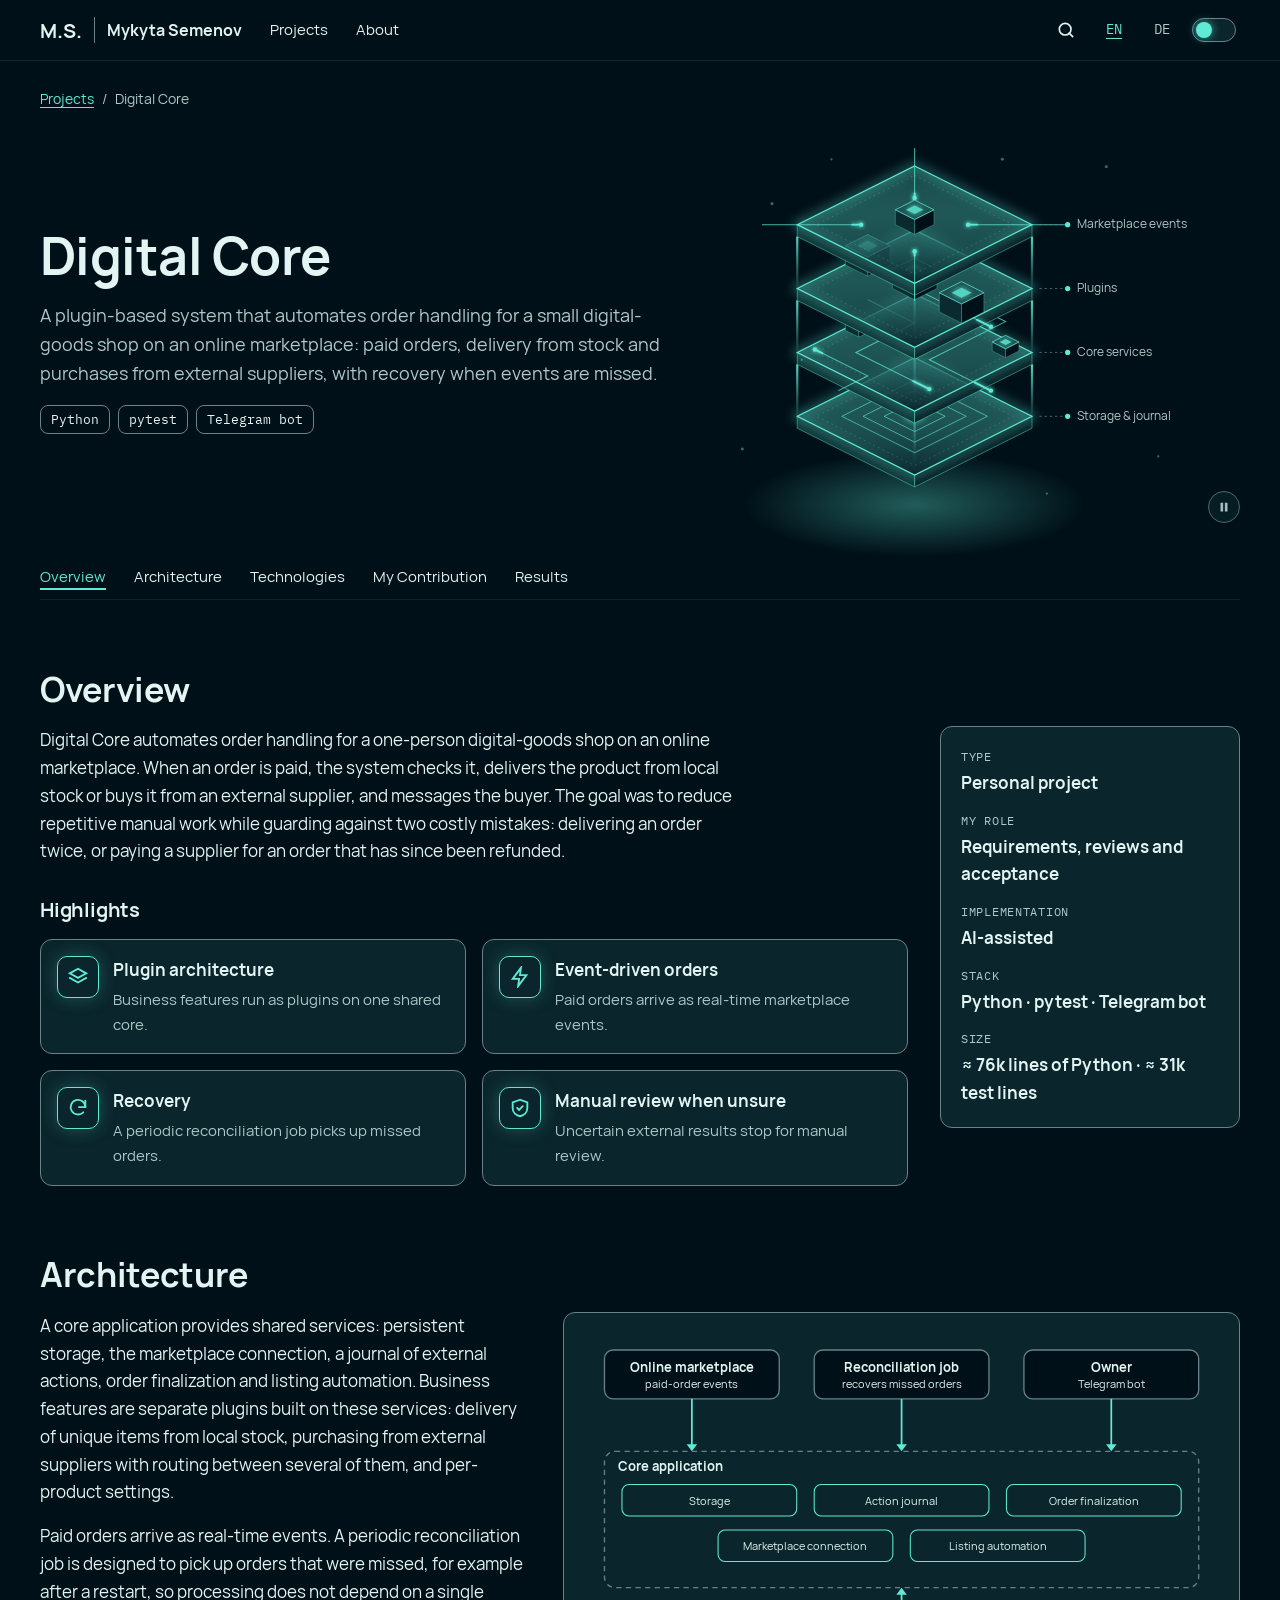
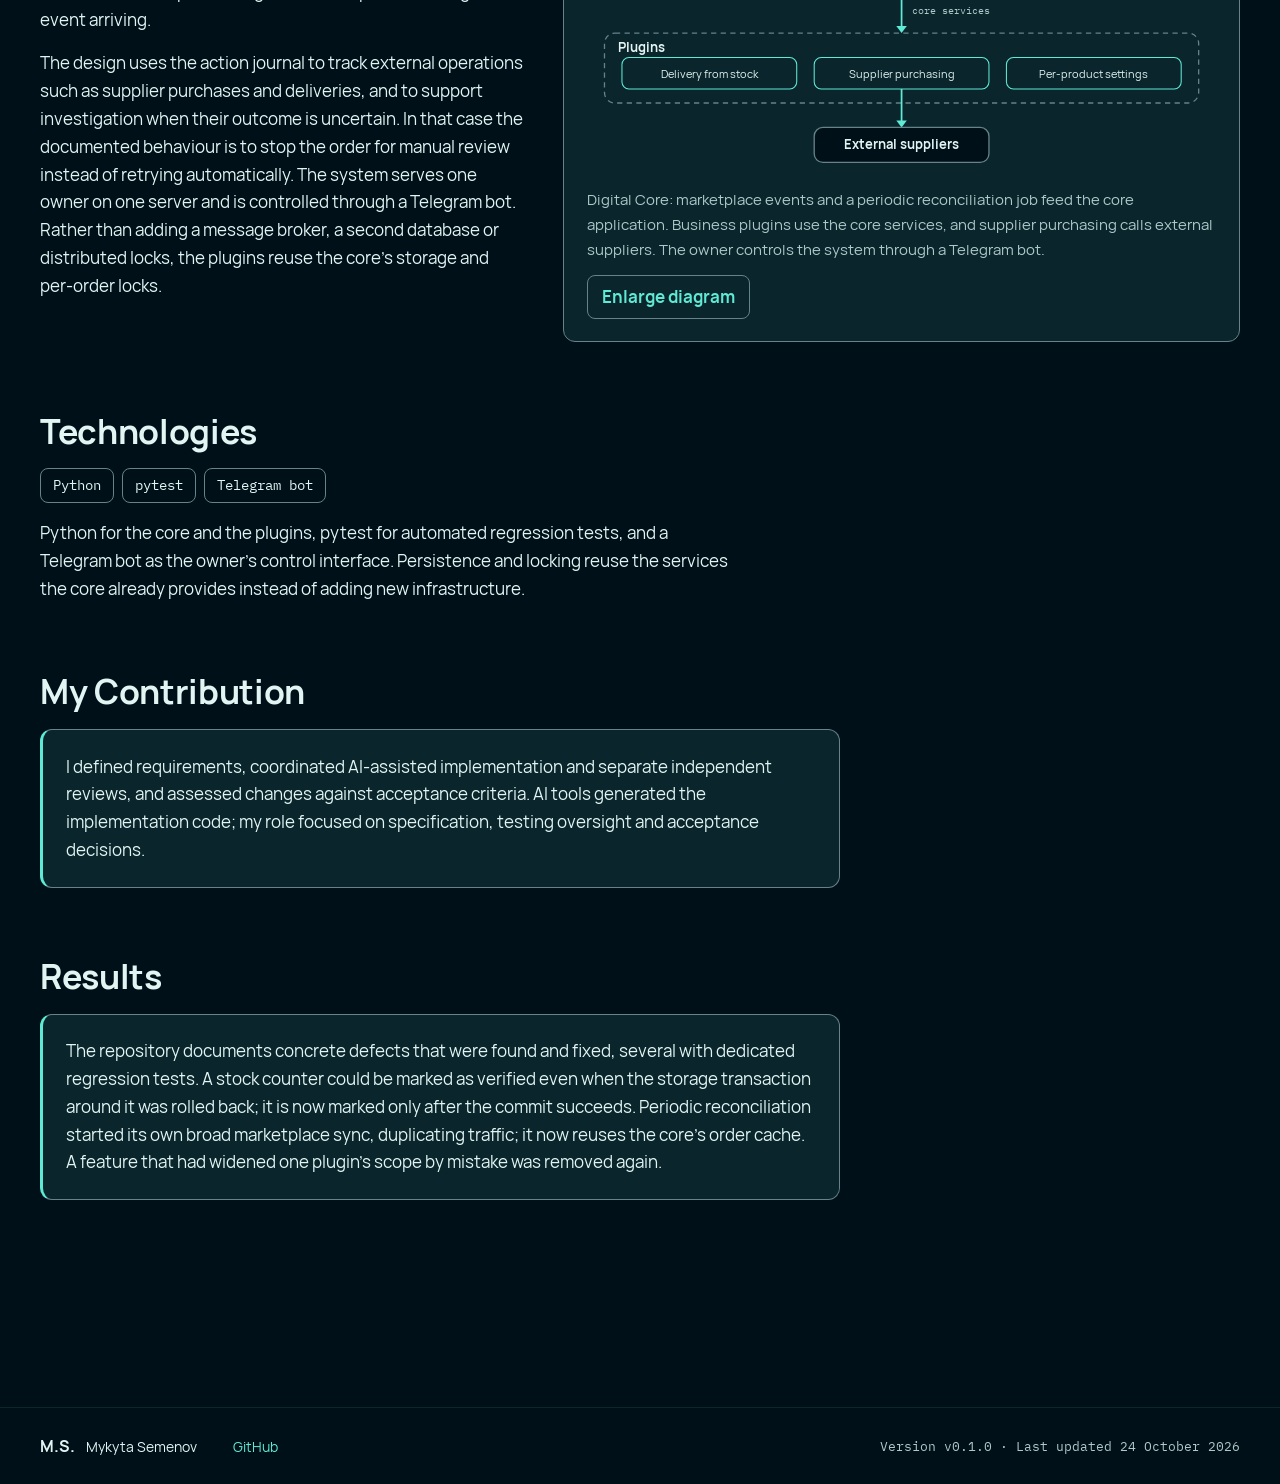
<file: en/projects/digital-core.html>
<!doctype html>
<html lang="en">
<head>
  <meta charset="utf-8">
  <meta name="viewport" content="width=device-width, initial-scale=1">
  <title>Digital Core — Case Study · Mykyta Semenov</title>
  <meta name="description" content="Digital Core: plugin-based automation for a digital-goods shop with event-driven orders, supplier integration and recovery.">
  <link rel="canonical" href="https://semenov-mykyta.github.io/en/projects/digital-core.html">
  <link rel="alternate" hreflang="en" href="https://semenov-mykyta.github.io/en/projects/digital-core.html">
  <link rel="alternate" hreflang="de" href="https://semenov-mykyta.github.io/de/projects/digital-core.html">
  <link rel="alternate" hreflang="x-default" href="https://semenov-mykyta.github.io/en/index.html">
  <meta property="og:type" content="website">
  <meta property="og:title" content="Digital Core — Case Study · Mykyta Semenov">
  <meta property="og:description" content="Digital Core: plugin-based automation for a digital-goods shop with event-driven orders, supplier integration and recovery.">
  <meta property="og:url" content="https://semenov-mykyta.github.io/en/projects/digital-core.html">
  <meta property="og:locale" content="en_US">
  <meta property="og:locale:alternate" content="de_AT">
  <meta name="color-scheme" content="dark">
  <link rel="icon" href="../../assets/images/favicon.svg" type="image/svg+xml">
  <link rel="stylesheet" href="../../assets/css/base.css">
  <link rel="stylesheet" href="../../assets/css/layout.css">
  <link rel="stylesheet" href="../../assets/css/case.css">
  <link rel="stylesheet" href="../../assets/css/illustrations.css">
  <script src="../../assets/js/theme-init.js"></script>
  <script src="../../assets/js/search-core.js" defer></script>
  <script src="../../assets/js/core.js" defer></script>
  <script src="../../assets/js/theme.js" defer></script>
  <script src="../../assets/js/navigation.js" defer></script>
  <script src="../../assets/js/media.js" defer></script>
</head>
<body>
  <a class="skip-link" href="#main">Skip to content</a>
  <header class="site-header">
    <div class="container site-header__inner">
      <a class="brand" href="../../en/index.html" aria-label="M.S. Mykyta Semenov, home">M.S.<span class="brand__name">Mykyta Semenov</span></a>
      <nav class="site-nav" id="site-nav" aria-label="Main">
        <ul>
          <li><a href="../../en/index.html#work">Projects</a></li>
          <li><a href="../../en/index.html#about">About</a></li>
        </ul>
      </nav>
      <div class="site-tools">
        <button class="icon-btn search-toggle" type="button" aria-expanded="false" aria-controls="search" hidden><svg class="icon" viewBox="0 0 24 24" width="20" height="20" aria-hidden="true" focusable="false"><circle cx="11" cy="11" r="7"/><path d="m20 20-4.2-4.2"/></svg><span class="visually-hidden">Search</span></button>
        <nav class="lang-switch" aria-label="Language">
          <ul>
            <li><a href="digital-core.html" hreflang="en" aria-current="true">EN<span class="visually-hidden"> – English</span></a></li>
            <li><a href="../../de/projects/digital-core.html" hreflang="de" lang="de">DE<span class="visually-hidden"> – Deutsch</span></a></li>
          </ul>
        </nav>
        <button class="theme-switch theme-toggle" type="button" role="switch" aria-checked="false" hidden><span class="visually-hidden">Gold theme</span><span class="theme-switch__track" aria-hidden="true"><span class="theme-switch__knob"></span></span></button>
        <button class="icon-btn menu-toggle" type="button" aria-expanded="false" aria-controls="site-nav" hidden><svg class="icon" viewBox="0 0 24 24" width="20" height="20" aria-hidden="true" focusable="false"><path d="M4 7h16M4 12h16M4 17h16"/></svg><span class="visually-hidden">Menu</span></button>
      </div>
    </div>
    <dialog class="search" id="search" aria-labelledby="search-label">
      <div class="search__bar">
        <label class="visually-hidden" id="search-label" for="search-input">Search projects</label>
        <input class="search__input" id="search-input" type="search" role="combobox" aria-autocomplete="list" aria-expanded="false" aria-controls="search-results" autocomplete="off" spellcheck="false" placeholder="Search projects">
        <button class="icon-btn search__close" type="button"><svg class="icon" viewBox="0 0 24 24" width="20" height="20" aria-hidden="true" focusable="false"><path d="M6 6l12 12M18 6 6 18"/></svg><span class="visually-hidden">Close</span></button>
      </div>
      <ul class="search__results" id="search-results" role="listbox" aria-label="Search projects"></ul>
      <p class="search__status" role="status"></p>
    </dialog>
  </header>

  <main id="main">
    <div class="container">
      <nav class="breadcrumb" aria-label="Breadcrumb">
        <ol>
          <li><a href="../../en/index.html#work">Projects</a></li>
          <li class="breadcrumb__sep" aria-hidden="true">/</li>
          <li><span aria-current="page">Digital Core</span></li>
        </ol>
      </nav>

      <header class="case-hero">
        <div class="case-hero__text">
          <h1>Digital Core</h1>
          <p class="case-hero__summary">A plugin-based system that automates order handling for a small digital-goods shop on an online marketplace: paid orders, delivery from stock and purchases from external suppliers, with recovery when events are missed.</p>
          <ul class="tags" aria-label="Technologies">
            <li>Python</li>
            <li>pytest</li>
            <li>Telegram bot</li>
          </ul>
        </div>
        <div class="case-hero__art hx-stage" data-media-status="pending-owner-approval"><svg class="hx" viewBox="0 0 700 520" aria-hidden="true" focusable="false"><defs><filter id="hx-dc-glow" x="-30%" y="-60%" width="160%" height="220%"><feGaussianBlur stdDeviation="7"/></filter><linearGradient id="hx-dc-tg" x1="0" y1="0" x2="0" y2="1"><stop class="hx-s1" offset="0"/><stop class="hx-s2" offset="1"/></linearGradient><linearGradient id="hx-dc-beam" x1="0" y1="0" x2="0" y2="1"><stop class="hx-s3" offset="0"/><stop class="hx-s4" offset="1"/></linearGradient><radialGradient id="hx-dc-floor"><stop class="hx-s5" offset="0"/><stop class="hx-s6" offset="1"/></radialGradient></defs><ellipse class="hx-floor" fill="url(#hx-dc-floor)" cx="262" cy="495" rx="230" ry="70"/><rect class="hx-beam" fill="url(#hx-dc-beam)" x="102.5" y="134" width="3" height="70"/><rect class="hx-beam" fill="url(#hx-dc-beam)" x="418.5" y="134" width="3" height="70"/><rect class="hx-beam" fill="url(#hx-dc-beam)" x="260.5" y="213" width="3" height="70"/><rect class="hx-beam" fill="url(#hx-dc-beam)" x="102.5" y="220" width="3" height="70"/><rect class="hx-beam" fill="url(#hx-dc-beam)" x="418.5" y="220" width="3" height="70"/><rect class="hx-beam" fill="url(#hx-dc-beam)" x="260.5" y="299" width="3" height="70"/><rect class="hx-beam" fill="url(#hx-dc-beam)" x="102.5" y="306" width="3" height="70"/><rect class="hx-beam" fill="url(#hx-dc-beam)" x="418.5" y="306" width="3" height="70"/><rect class="hx-beam" fill="url(#hx-dc-beam)" x="260.5" y="385" width="3" height="70"/><g class="hx-layer" style="--i:3"><polygon class="hx-l" points="104,376 262,455 262,471 104,392"/><polygon class="hx-r" points="420,376 262,455 262,471 420,392"/><polygon class="hx-edge" filter="url(#hx-dc-glow)" points="262,297 420,376 262,455 104,376"/><polygon class="hx-t" fill="url(#hx-dc-tg)" points="262,297 420,376 262,455 104,376"/><polygon class="hx-inner" points="262,309.6 394.7,376 262,442.4 129.3,376"/><polygon class="hx-ring" points="262,327 360,376 262,425 164,376"/><polygon class="hx-ring" points="262,341.2 331.5,376 262,410.8 192.5,376"/><polygon class="hx-ring" points="262,355.5 303.1,376 262,396.5 220.9,376"/><polygon class="hx-led" points="262,368.1 277.8,376 262,383.9 246.2,376"/></g><g class="hx-layer" style="--i:2"><polygon class="hx-l" points="104,290 262,369 262,385 104,306"/><polygon class="hx-r" points="420,290 262,369 262,385 420,306"/><polygon class="hx-edge" filter="url(#hx-dc-glow)" points="262,211 420,290 262,369 104,290"/><polygon class="hx-t" fill="url(#hx-dc-tg)" points="262,211 420,290 262,369 104,290"/><polygon class="hx-inner" points="262,223.6 394.7,290 262,356.4 129.3,290"/><path class="hx-trace" d="M198.8 218.9 L262 250.5 L183 290 L281.8 339.4"/><path class="hx-pulse" pathLength="100" d="M198.8 218.9 L262 250.5 L183 290 L281.8 339.4"/><circle class="hx-node" cx="281.8" cy="339.4" r="3"/><path class="hx-trace" d="M325.2 218.9 L384.4 248.5 L281.8 299.9 L364.7 341.4"/><path class="hx-pulse" pathLength="100" d="M325.2 218.9 L384.4 248.5 L281.8 299.9 L364.7 341.4"/><circle class="hx-node" cx="364.7" cy="341.4" r="3"/><path class="hx-trace" d="M159.3 341.4 L198.8 321.6 L127.7 286.1"/><path class="hx-pulse" pathLength="100" d="M159.3 341.4 L198.8 321.6 L127.7 286.1"/><circle class="hx-node" cx="127.7" cy="286.1" r="3"/><g class="hx-bob"><g class="hx-block"><polygon class="hx-bl" points="366.4,276 384.4,285 384.4,297 366.4,288"/><polygon class="hx-br" points="402.4,276 384.4,285 384.4,297 402.4,288"/><polygon class="hx-bt" points="384.4,267 402.4,276 384.4,285 366.4,276"/><polygon class="hx-led" points="384.4,272 392.6,276 384.4,280.1 376.3,276"/></g></g><g class="hx-bob"><g class="hx-block"><polygon class="hx-bl" points="168.9,251.4 186.9,260.4 186.9,269.4 168.9,260.4"/><polygon class="hx-br" points="204.9,251.4 186.9,260.4 186.9,269.4 204.9,260.4"/><polygon class="hx-bt" points="186.9,242.4 204.9,251.4 186.9,260.4 168.9,251.4"/><polygon class="hx-led" points="186.9,247.3 195,251.4 186.9,255.4 178.8,251.4"/></g></g></g><g class="hx-layer" style="--i:1"><polygon class="hx-l" points="104,204 262,283 262,299 104,220"/><polygon class="hx-r" points="420,204 262,283 262,299 420,220"/><polygon class="hx-edge" filter="url(#hx-dc-glow)" points="262,125 420,204 262,283 104,204"/><polygon class="hx-t" fill="url(#hx-dc-tg)" points="262,125 420,204 262,283 104,204"/><polygon class="hx-inner" points="262,137.6 394.7,204 262,270.4 129.3,204"/><path class="hx-trace" d="M159.3 152.7 L364.7 255.3"/><path class="hx-pulse" pathLength="100" d="M159.3 152.7 L364.7 255.3"/><circle class="hx-node" cx="364.7" cy="255.3" r="3"/><g class="hx-bob"><g class="hx-block"><polygon class="hx-bl" points="168.8,146.4 198.8,161.4 198.8,187.4 168.8,172.4"/><polygon class="hx-br" points="228.8,146.4 198.8,161.4 198.8,187.4 228.8,172.4"/><polygon class="hx-bt" points="198.8,131.4 228.8,146.4 198.8,161.4 168.8,146.4"/><polygon class="hx-led" points="198.8,139.7 212.3,146.4 198.8,153.2 185.3,146.4"/></g></g><g class="hx-bob"><g class="hx-block"><polygon class="hx-bl" points="232,178 262,193 262,219 232,204"/><polygon class="hx-br" points="292,178 262,193 262,219 292,204"/><polygon class="hx-bt" points="262,163 292,178 262,193 232,178"/><polygon class="hx-led" points="262,171.2 275.5,178 262,184.8 248.5,178"/></g></g><g class="hx-bob"><g class="hx-block"><polygon class="hx-bl" points="295.2,209.6 325.2,224.6 325.2,250.6 295.2,235.6"/><polygon class="hx-br" points="355.2,209.6 325.2,224.6 325.2,250.6 355.2,235.6"/><polygon class="hx-bt" points="325.2,194.6 355.2,209.6 325.2,224.6 295.2,209.6"/><polygon class="hx-led" points="325.2,202.8 338.7,209.6 325.2,216.3 311.7,209.6"/></g></g></g><g class="hx-layer" style="--i:0"><polygon class="hx-l" points="104,118 262,197 262,213 104,134"/><polygon class="hx-r" points="420,118 262,197 262,213 420,134"/><polygon class="hx-edge" filter="url(#hx-dc-glow)" points="262,39 420,118 262,197 104,118"/><polygon class="hx-t" fill="url(#hx-dc-tg)" points="262,39 420,118 262,197 104,118"/><polygon class="hx-inner" points="262,51.6 394.7,118 262,184.4 129.3,118"/><path class="hx-trace" d="M262 15.3 L262 82.1"/><path class="hx-pulse" pathLength="100" d="M262 15.3 L262 82.1"/><circle class="hx-node" cx="262" cy="82.1" r="3"/><path class="hx-trace" d="M467.4 118 L333.9 118"/><path class="hx-pulse" pathLength="100" d="M467.4 118 L333.9 118"/><circle class="hx-node" cx="333.9" cy="118" r="3"/><path class="hx-trace" d="M56.6 118 L190.1 118"/><path class="hx-pulse" pathLength="100" d="M56.6 118 L190.1 118"/><circle class="hx-node" cx="190.1" cy="118" r="3"/><path class="hx-trace" d="M262 220.7 L262 153.9"/><path class="hx-pulse" pathLength="100" d="M262 220.7 L262 153.9"/><circle class="hx-node" cx="262" cy="153.9" r="3"/><g class="hx-bob"><g class="hx-block"><polygon class="hx-bl" points="236,98 262,111 262,131 236,118"/><polygon class="hx-br" points="288,98 262,111 262,131 288,118"/><polygon class="hx-bt" points="262,85 288,98 262,111 236,98"/><polygon class="hx-led" points="262,92.2 273.7,98 262,103.8 250.3,98"/></g></g></g><g class="hx-tag" style="--i:0"><path class="hx-leader" d="M430 118H468"/><circle class="hx-dot" cx="468" cy="118" r="3.5"/><text class="hx-label" x="480" y="123">Marketplace events</text></g><g class="hx-tag" style="--i:1"><path class="hx-leader" d="M430 204H468"/><circle class="hx-dot" cx="468" cy="204" r="3.5"/><text class="hx-label" x="480" y="209">Plugins</text></g><g class="hx-tag" style="--i:2"><path class="hx-leader" d="M430 290H468"/><circle class="hx-dot" cx="468" cy="290" r="3.5"/><text class="hx-label" x="480" y="295">Core services</text></g><g class="hx-tag" style="--i:3"><path class="hx-leader" d="M430 376H468"/><circle class="hx-dot" cx="468" cy="376" r="3.5"/><text class="hx-label" x="480" y="381">Storage & journal</text></g><circle class="hx-spark" cx="70" cy="90" r="2"/><circle class="hx-spark" cx="110" cy="300" r="1.5"/><circle class="hx-spark" cx="520" cy="40" r="2"/><circle class="hx-spark" cx="590" cy="430" r="1.5"/><circle class="hx-spark" cx="30" cy="420" r="2"/><circle class="hx-spark" cx="440" cy="480" r="1.5"/><circle class="hx-spark" cx="150" cy="30" r="1.5"/><circle class="hx-spark" cx="380" cy="30" r="2"/></svg><button class="hx-pause" type="button" aria-pressed="false" hidden><svg class="i-pause" viewBox="0 0 16 16" aria-hidden="true" focusable="false"><path d="M4 3h3v10H4zM9 3h3v10H9z"/></svg><svg class="i-play" viewBox="0 0 16 16" aria-hidden="true" focusable="false"><path d="M5 3l8 5-8 5z"/></svg><span class="visually-hidden">Pause animation</span></button></div>
      </header>

      <nav class="section-nav" id="sections" aria-label="Sections">
        <button class="section-nav__toggle" type="button" aria-expanded="false" aria-controls="section-list" hidden>Sections</button>
        <ol id="section-list">
          <li><a href="#overview">Overview</a></li>
          <li><a href="#architecture">Architecture</a></li>
          <li><a href="#technologies">Technologies</a></li>
          <li><a href="#contribution">My Contribution</a></li>
          <li><a href="#results">Results</a></li>
        </ol>
      </nav>

      <section class="case-section case-overview" aria-labelledby="overview">
        <h2 id="overview">Overview</h2>
        <div class="overview__grid">
          <div class="overview__main">
            <p>Digital Core automates order handling for a one-person digital-goods shop on an online marketplace. When an order is paid, the system checks it, delivers the product from local stock or buys it from an external supplier, and messages the buyer. The goal was to reduce repetitive manual work while guarding against two costly mistakes: delivering an order twice, or paying a supplier for an order that has since been refunded.</p>
            <h3 class="overview__subhead">Highlights</h3>
            <ul class="highlights">
              <li class="highlight"><svg class="icon highlight__icon" viewBox="0 0 24 24" width="22" height="22" aria-hidden="true" focusable="false"><path d="M12 3 3 8l9 5 9-5-9-5Z"/><path d="m3 13 9 5 9-5"/></svg><span class="highlight__title">Plugin architecture</span><span class="highlight__text">Business features run as plugins on one shared core.</span></li>
              <li class="highlight"><svg class="icon highlight__icon" viewBox="0 0 24 24" width="22" height="22" aria-hidden="true" focusable="false"><path d="M13 2 4 14h7l-1 8 9-12h-7l1-8Z"/></svg><span class="highlight__title">Event-driven orders</span><span class="highlight__text">Paid orders arrive as real-time marketplace events.</span></li>
              <li class="highlight"><svg class="icon highlight__icon" viewBox="0 0 24 24" width="22" height="22" aria-hidden="true" focusable="false"><path d="M20 11a8 8 0 1 0-2.3 5.7"/><path d="M20 4v7h-7"/></svg><span class="highlight__title">Recovery</span><span class="highlight__text">A periodic reconciliation job picks up missed orders.</span></li>
              <li class="highlight"><svg class="icon highlight__icon" viewBox="0 0 24 24" width="22" height="22" aria-hidden="true" focusable="false"><path d="M12 3 4 6v6c0 4.5 3.4 8 8 9 4.6-1 8-4.5 8-9V6l-8-3Z"/><path d="m9 12 2 2 4-4"/></svg><span class="highlight__title">Manual review when unsure</span><span class="highlight__text">Uncertain external results stop for manual review.</span></li>
            </ul>
          </div>
          <aside class="case-meta" aria-label="Project facts">
            <dl>
            <dt>Type</dt><dd>Personal project</dd>
            <dt>My role</dt><dd>Requirements, reviews and acceptance</dd>
            <dt>Implementation</dt><dd>AI-assisted</dd>
            <dt>Stack</dt><dd>Python · pytest · Telegram bot</dd>
            <dt>Size</dt><dd>≈ 76k lines of Python · ≈ 31k test lines</dd>
            </dl>
          </aside>
        </div>
      </section>

      <section class="case-section case-section--split" aria-labelledby="architecture">
        <h2 id="architecture">Architecture</h2>
        <div class="split__text">
          <p>A core application provides shared services: persistent storage, the marketplace connection, a journal of external actions, order finalization and listing automation. Business features are separate plugins built on these services: delivery of unique items from local stock, purchasing from external suppliers with routing between several of them, and per-product settings.</p>
          <p>Paid orders arrive as real-time events. A periodic reconciliation job is designed to pick up orders that were missed, for example after a restart, so processing does not depend on a single event arriving.</p>
          <p>The design uses the action journal to track external operations such as supplier purchases and deliveries, and to support investigation when their outcome is uncertain. In that case the documented behaviour is to stop the order for manual review instead of retrying automatically. The system serves one owner on one server and is controlled through a Telegram bot. Rather than adding a message broker, a second database or distributed locks, the plugins reuse the core's storage and per-order locks.</p>
        </div>
        <figure class="diagram" data-media-status="pending-owner-approval">
          <svg viewBox="0 0 720 500" role="img" aria-labelledby="dc-diagram-title dc-diagram-desc"><title id="dc-diagram-title">Digital Core architecture</title><desc id="dc-diagram-desc">Online marketplace events, a periodic reconciliation job and the owner, through a Telegram bot, connect to the core application. The core provides storage, an action journal, order finalization, the marketplace connection and listing automation. Plugins for delivery from stock, supplier purchasing and per-product settings use these core services; supplier purchasing calls external suppliers.</desc><rect class="dg-box" x="20" y="16" width="200" height="56" rx="10"/><text class="dg-title" x="120" y="41" text-anchor="middle">Online marketplace</text><text class="dg-text" x="120" y="59" text-anchor="middle">paid-order events</text><path class="dg-line" d="M120 72V125"/><path class="dg-arrow" d="M114 124L120 132L126 124Z"/><rect class="dg-box" x="260" y="16" width="200" height="56" rx="10"/><text class="dg-title" x="360" y="41" text-anchor="middle">Reconciliation job</text><text class="dg-text" x="360" y="59" text-anchor="middle">recovers missed orders</text><path class="dg-line" d="M360 72V125"/><path class="dg-arrow" d="M354 124L360 132L366 124Z"/><rect class="dg-box" x="500" y="16" width="200" height="56" rx="10"/><text class="dg-title" x="600" y="41" text-anchor="middle">Owner</text><text class="dg-text" x="600" y="59" text-anchor="middle">Telegram bot</text><path class="dg-line" d="M600 72V125"/><path class="dg-arrow" d="M594 124L600 132L606 124Z"/><rect class="dg-group" x="20" y="132" width="680" height="156" rx="12"/><text class="dg-title" x="36" y="154">Core application</text><rect class="dg-chip" x="40" y="170" width="200" height="36" rx="8"/><text class="dg-text" x="140" y="193" text-anchor="middle">Storage</text><rect class="dg-chip" x="260" y="170" width="200" height="36" rx="8"/><text class="dg-text" x="360" y="193" text-anchor="middle">Action journal</text><rect class="dg-chip" x="480" y="170" width="200" height="36" rx="8"/><text class="dg-text" x="580" y="193" text-anchor="middle">Order finalization</text><rect class="dg-chip" x="150" y="222" width="200" height="36" rx="8"/><text class="dg-text" x="250" y="245" text-anchor="middle">Marketplace connection</text><rect class="dg-chip" x="370" y="222" width="200" height="36" rx="8"/><text class="dg-text" x="470" y="245" text-anchor="middle">Listing automation</text><path class="dg-line" d="M360 295V333"/><path class="dg-arrow" d="M354 332L360 340L366 332Z"/><path class="dg-arrow" d="M354 296L360 288L366 296Z"/><text class="dg-note" x="372" y="318">core services</text><rect class="dg-group" x="20" y="340" width="680" height="80" rx="12"/><text class="dg-title" x="36" y="362">Plugins</text><rect class="dg-chip" x="40" y="368" width="200" height="36" rx="8"/><text class="dg-text" x="140" y="391" text-anchor="middle">Delivery from stock</text><rect class="dg-chip" x="260" y="368" width="200" height="36" rx="8"/><text class="dg-text" x="360" y="391" text-anchor="middle">Supplier purchasing</text><rect class="dg-chip" x="480" y="368" width="200" height="36" rx="8"/><text class="dg-text" x="580" y="391" text-anchor="middle">Per-product settings</text><path class="dg-line" d="M360 404V441"/><path class="dg-arrow" d="M354 440L360 448L366 440Z"/><rect class="dg-box" x="260" y="448" width="200" height="40" rx="10"/><text class="dg-title" x="360" y="473" text-anchor="middle">External suppliers</text></svg>
          <figcaption>Digital Core: marketplace events and a periodic reconciliation job feed the core application. Business plugins use the core services, and supplier purchasing calls external suppliers. The owner controls the system through a Telegram bot.</figcaption>
          <button class="diagram__open" type="button" hidden>Enlarge diagram</button>
        </figure>
      </section>

      <section class="case-section case-section--tech" aria-labelledby="technologies">
        <h2 id="technologies">Technologies</h2>
        <ul class="tags" aria-label="Technologies">
          <li>Python</li>
          <li>pytest</li>
          <li>Telegram bot</li>
        </ul>
        <p>Python for the core and the plugins, pytest for automated regression tests, and a Telegram bot as the owner's control interface. Persistence and locking reuse the services the core already provides instead of adding new infrastructure.</p>
      </section>

      <section class="case-section case-section--panel" aria-labelledby="contribution">
        <h2 id="contribution">My Contribution</h2>
        <div class="panel"><p>I defined requirements, coordinated AI-assisted implementation and separate independent reviews, and assessed changes against acceptance criteria. AI tools generated the implementation code; my role focused on specification, testing oversight and acceptance decisions.</p></div>
      </section>

      <section class="case-section case-section--panel" aria-labelledby="results">
        <h2 id="results">Results</h2>
        <div class="panel"><p>The repository documents concrete defects that were found and fixed, several with dedicated regression tests. A stock counter could be marked as verified even when the storage transaction around it was rolled back; it is now marked only after the commit succeeds. Periodic reconciliation started its own broad marketplace sync, duplicating traffic; it now reuses the core's order cache. A feature that had widened one plugin's scope by mistake was removed again.</p></div>
      </section>
    </div>
  </main>

  <footer class="site-footer">
    <div class="container site-footer__inner">
      <p class="site-footer__brand"><span class="brand">M.S.</span> Mykyta Semenov</p>
      <ul class="site-footer__links">
        <li><a href="https://github.com/Semenov-Mykyta">GitHub</a></li>
      </ul>
      <p class="site-footer__meta">Version <span class="site-version">v0.1.0</span> · Last updated <time datetime="2026-10-24">24 October 2026</time></p>
    </div>
  </footer>
</body>
</html>
</file>
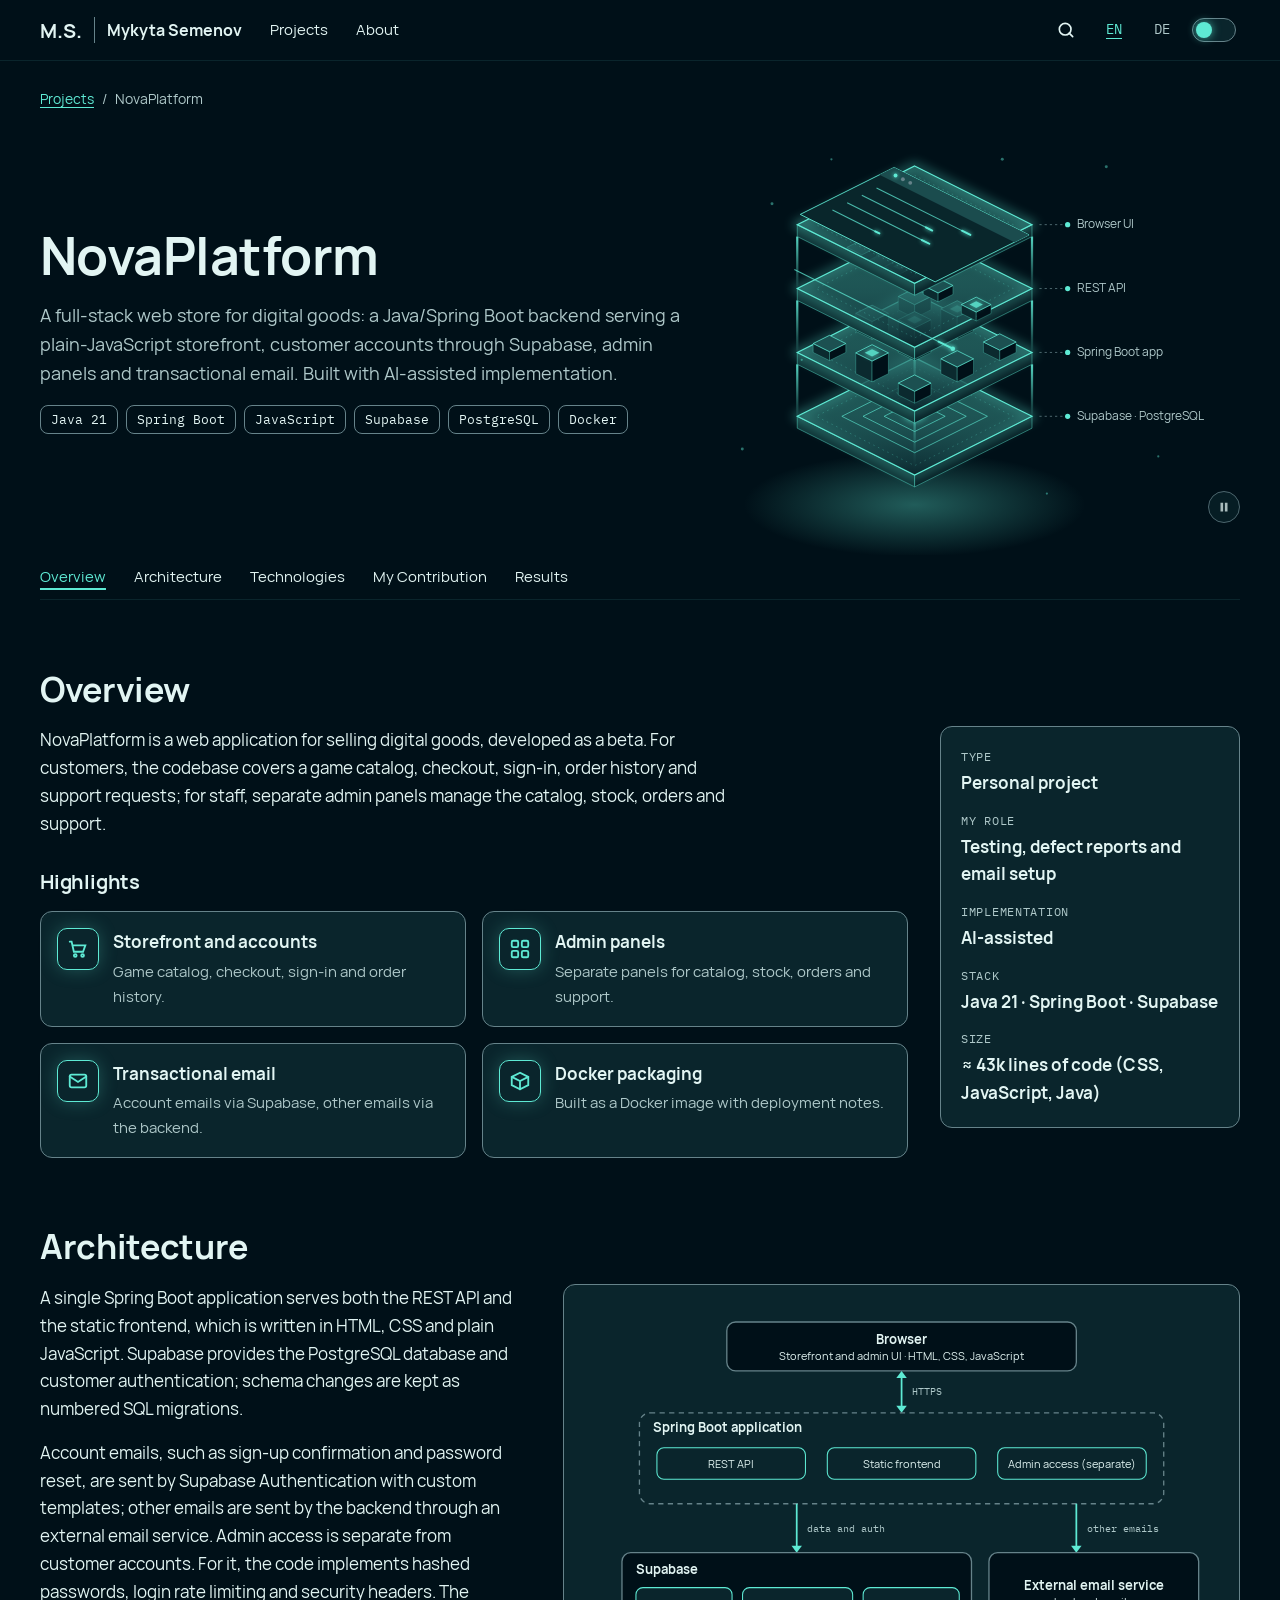
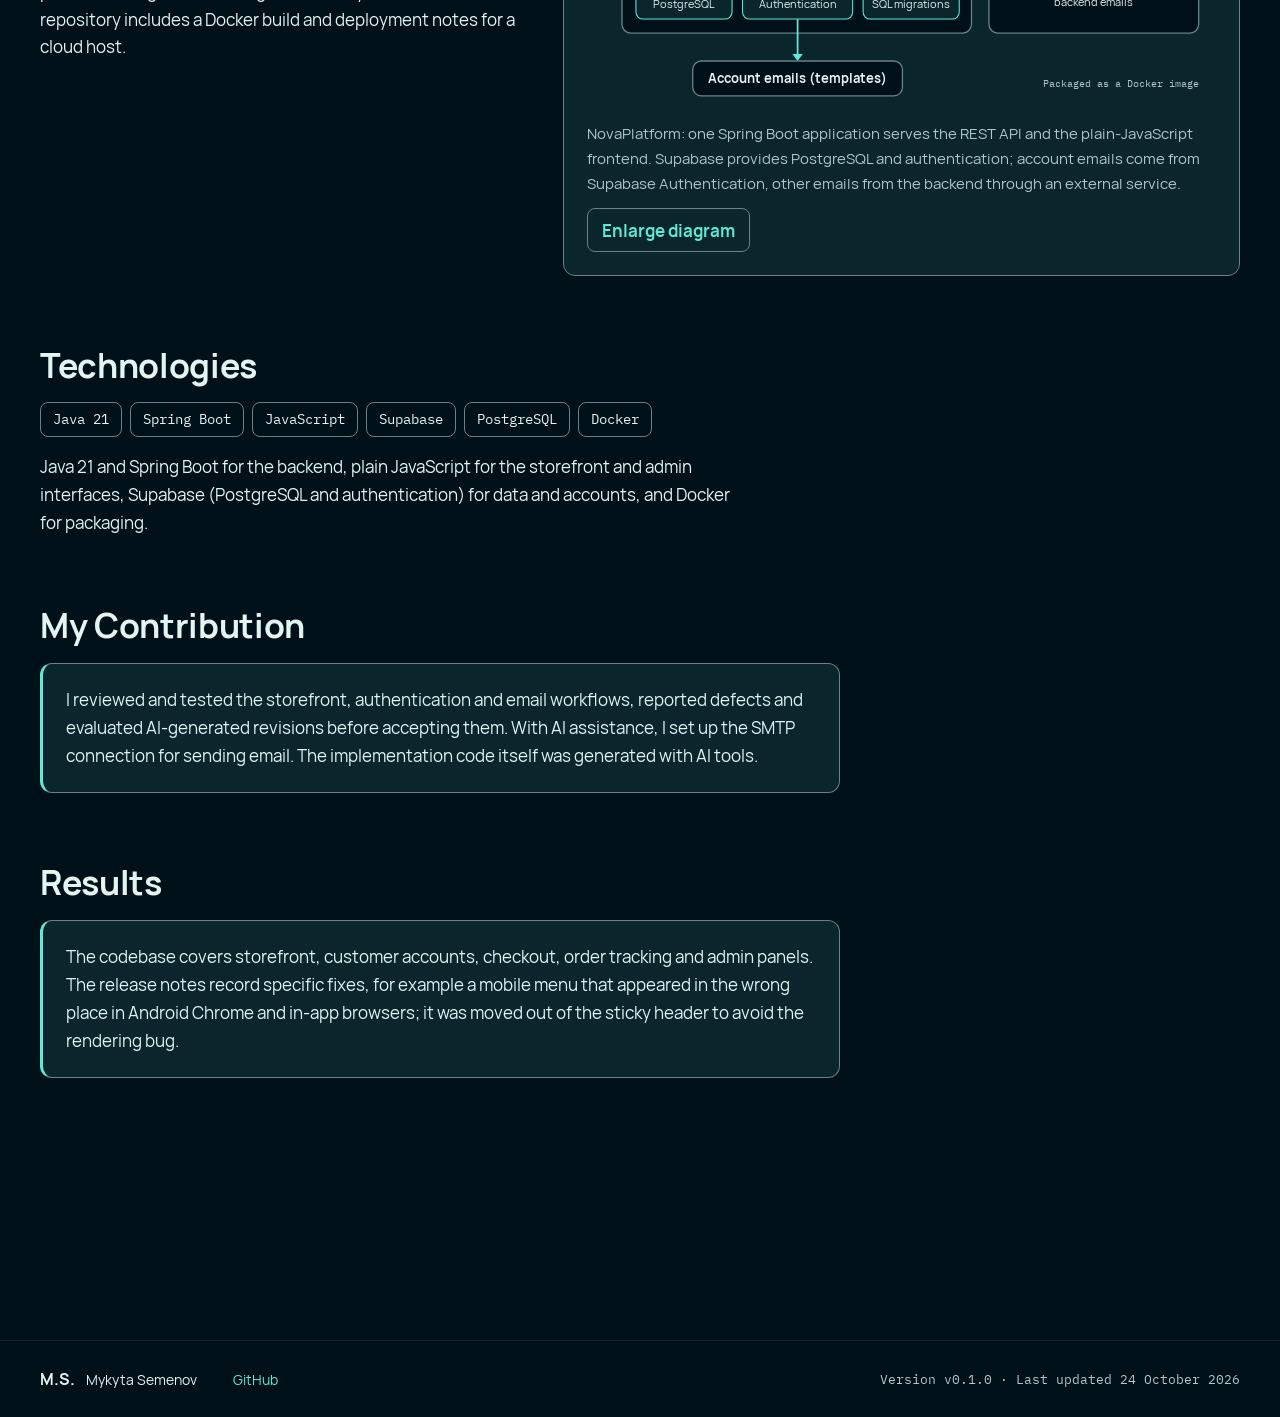
<file: en/projects/novaplatform.html>
<!doctype html>
<html lang="en">
<head>
  <meta charset="utf-8">
  <meta name="viewport" content="width=device-width, initial-scale=1">
  <title>NovaPlatform — Case Study · Mykyta Semenov</title>
  <meta name="description" content="NovaPlatform: full-stack web store for digital goods built with Java, Spring Boot, Supabase and plain JavaScript.">
  <link rel="canonical" href="https://semenov-mykyta.github.io/en/projects/novaplatform.html">
  <link rel="alternate" hreflang="en" href="https://semenov-mykyta.github.io/en/projects/novaplatform.html">
  <link rel="alternate" hreflang="de" href="https://semenov-mykyta.github.io/de/projects/novaplatform.html">
  <link rel="alternate" hreflang="x-default" href="https://semenov-mykyta.github.io/en/index.html">
  <meta property="og:type" content="website">
  <meta property="og:title" content="NovaPlatform — Case Study · Mykyta Semenov">
  <meta property="og:description" content="NovaPlatform: full-stack web store for digital goods built with Java, Spring Boot, Supabase and plain JavaScript.">
  <meta property="og:url" content="https://semenov-mykyta.github.io/en/projects/novaplatform.html">
  <meta property="og:locale" content="en_US">
  <meta property="og:locale:alternate" content="de_AT">
  <meta name="color-scheme" content="dark">
  <link rel="icon" href="../../assets/images/favicon.svg" type="image/svg+xml">
  <link rel="stylesheet" href="../../assets/css/base.css">
  <link rel="stylesheet" href="../../assets/css/layout.css">
  <link rel="stylesheet" href="../../assets/css/case.css">
  <link rel="stylesheet" href="../../assets/css/illustrations.css">
  <script src="../../assets/js/theme-init.js"></script>
  <script src="../../assets/js/search-core.js" defer></script>
  <script src="../../assets/js/core.js" defer></script>
  <script src="../../assets/js/theme.js" defer></script>
  <script src="../../assets/js/navigation.js" defer></script>
  <script src="../../assets/js/media.js" defer></script>
</head>
<body>
  <a class="skip-link" href="#main">Skip to content</a>
  <header class="site-header">
    <div class="container site-header__inner">
      <a class="brand" href="../../en/index.html" aria-label="M.S. Mykyta Semenov, home">M.S.<span class="brand__name">Mykyta Semenov</span></a>
      <nav class="site-nav" id="site-nav" aria-label="Main">
        <ul>
          <li><a href="../../en/index.html#work">Projects</a></li>
          <li><a href="../../en/index.html#about">About</a></li>
        </ul>
      </nav>
      <div class="site-tools">
        <button class="icon-btn search-toggle" type="button" aria-expanded="false" aria-controls="search" hidden><svg class="icon" viewBox="0 0 24 24" width="20" height="20" aria-hidden="true" focusable="false"><circle cx="11" cy="11" r="7"/><path d="m20 20-4.2-4.2"/></svg><span class="visually-hidden">Search</span></button>
        <nav class="lang-switch" aria-label="Language">
          <ul>
            <li><a href="novaplatform.html" hreflang="en" aria-current="true">EN<span class="visually-hidden"> – English</span></a></li>
            <li><a href="../../de/projects/novaplatform.html" hreflang="de" lang="de">DE<span class="visually-hidden"> – Deutsch</span></a></li>
          </ul>
        </nav>
        <button class="theme-switch theme-toggle" type="button" role="switch" aria-checked="false" hidden><span class="visually-hidden">Gold theme</span><span class="theme-switch__track" aria-hidden="true"><span class="theme-switch__knob"></span></span></button>
        <button class="icon-btn menu-toggle" type="button" aria-expanded="false" aria-controls="site-nav" hidden><svg class="icon" viewBox="0 0 24 24" width="20" height="20" aria-hidden="true" focusable="false"><path d="M4 7h16M4 12h16M4 17h16"/></svg><span class="visually-hidden">Menu</span></button>
      </div>
    </div>
    <dialog class="search" id="search" aria-labelledby="search-label">
      <div class="search__bar">
        <label class="visually-hidden" id="search-label" for="search-input">Search projects</label>
        <input class="search__input" id="search-input" type="search" role="combobox" aria-autocomplete="list" aria-expanded="false" aria-controls="search-results" autocomplete="off" spellcheck="false" placeholder="Search projects">
        <button class="icon-btn search__close" type="button"><svg class="icon" viewBox="0 0 24 24" width="20" height="20" aria-hidden="true" focusable="false"><path d="M6 6l12 12M18 6 6 18"/></svg><span class="visually-hidden">Close</span></button>
      </div>
      <ul class="search__results" id="search-results" role="listbox" aria-label="Search projects"></ul>
      <p class="search__status" role="status"></p>
    </dialog>
  </header>

  <main id="main">
    <div class="container">
      <nav class="breadcrumb" aria-label="Breadcrumb">
        <ol>
          <li><a href="../../en/index.html#work">Projects</a></li>
          <li class="breadcrumb__sep" aria-hidden="true">/</li>
          <li><span aria-current="page">NovaPlatform</span></li>
        </ol>
      </nav>

      <header class="case-hero">
        <div class="case-hero__text">
          <h1>NovaPlatform</h1>
          <p class="case-hero__summary">A full-stack web store for digital goods: a Java/Spring Boot backend serving a plain-JavaScript storefront, customer accounts through Supabase, admin panels and transactional email. Built with AI-assisted implementation.</p>
          <ul class="tags" aria-label="Technologies">
            <li>Java 21</li>
            <li>Spring Boot</li>
            <li>JavaScript</li>
            <li>Supabase</li>
            <li>PostgreSQL</li>
            <li>Docker</li>
          </ul>
        </div>
        <div class="case-hero__art hx-stage" data-media-status="pending-owner-approval"><svg class="hx" viewBox="0 0 700 520" aria-hidden="true" focusable="false"><defs><filter id="hx-np-glow" x="-30%" y="-60%" width="160%" height="220%"><feGaussianBlur stdDeviation="7"/></filter><linearGradient id="hx-np-tg" x1="0" y1="0" x2="0" y2="1"><stop class="hx-s1" offset="0"/><stop class="hx-s2" offset="1"/></linearGradient><linearGradient id="hx-np-beam" x1="0" y1="0" x2="0" y2="1"><stop class="hx-s3" offset="0"/><stop class="hx-s4" offset="1"/></linearGradient><radialGradient id="hx-np-floor"><stop class="hx-s5" offset="0"/><stop class="hx-s6" offset="1"/></radialGradient></defs><ellipse class="hx-floor" fill="url(#hx-np-floor)" cx="262" cy="495" rx="230" ry="70"/><rect class="hx-beam" fill="url(#hx-np-beam)" x="102.5" y="134" width="3" height="70"/><rect class="hx-beam" fill="url(#hx-np-beam)" x="418.5" y="134" width="3" height="70"/><rect class="hx-beam" fill="url(#hx-np-beam)" x="260.5" y="213" width="3" height="70"/><rect class="hx-beam" fill="url(#hx-np-beam)" x="102.5" y="220" width="3" height="70"/><rect class="hx-beam" fill="url(#hx-np-beam)" x="418.5" y="220" width="3" height="70"/><rect class="hx-beam" fill="url(#hx-np-beam)" x="260.5" y="299" width="3" height="70"/><rect class="hx-beam" fill="url(#hx-np-beam)" x="102.5" y="306" width="3" height="70"/><rect class="hx-beam" fill="url(#hx-np-beam)" x="418.5" y="306" width="3" height="70"/><rect class="hx-beam" fill="url(#hx-np-beam)" x="260.5" y="385" width="3" height="70"/><g class="hx-layer" style="--i:3"><polygon class="hx-l" points="104,376 262,455 262,471 104,392"/><polygon class="hx-r" points="420,376 262,455 262,471 420,392"/><polygon class="hx-edge" filter="url(#hx-np-glow)" points="262,297 420,376 262,455 104,376"/><polygon class="hx-t" fill="url(#hx-np-tg)" points="262,297 420,376 262,455 104,376"/><polygon class="hx-inner" points="262,309.6 394.7,376 262,442.4 129.3,376"/><polygon class="hx-ring" points="262,327 360,376 262,425 164,376"/><polygon class="hx-ring" points="262,341.2 331.5,376 262,410.8 192.5,376"/><polygon class="hx-ring" points="262,355.5 303.1,376 262,396.5 220.9,376"/><polygon class="hx-led" points="262,368.1 277.8,376 262,383.9 246.2,376"/></g><g class="hx-layer" style="--i:2"><polygon class="hx-l" points="104,290 262,369 262,385 104,306"/><polygon class="hx-r" points="420,290 262,369 262,385 420,306"/><polygon class="hx-edge" filter="url(#hx-np-glow)" points="262,211 420,290 262,369 104,290"/><polygon class="hx-t" fill="url(#hx-np-tg)" points="262,211 420,290 262,369 104,290"/><polygon class="hx-inner" points="262,223.6 394.7,290 262,356.4 129.3,290"/><g class="hx-bob"><g class="hx-block"><polygon class="hx-bl" points="240,214.7 262,225.7 262,243.7 240,232.7"/><polygon class="hx-br" points="284,214.7 262,225.7 262,243.7 284,232.7"/><polygon class="hx-bt" points="262,203.7 284,214.7 262,225.7 240,214.7"/></g></g><g class="hx-bob"><g class="hx-block"><polygon class="hx-bl" points="297.3,231.4 319.3,242.4 319.3,272.4 297.3,261.4"/><polygon class="hx-br" points="341.3,231.4 319.3,242.4 319.3,272.4 341.3,261.4"/><polygon class="hx-bt" points="319.3,220.4 341.3,231.4 319.3,242.4 297.3,231.4"/><polygon class="hx-led" points="319.3,226.4 329.2,231.4 319.3,236.3 309.4,231.4"/></g></g><g class="hx-bob"><g class="hx-block"><polygon class="hx-bl" points="182.7,237.4 204.7,248.4 204.7,272.4 182.7,261.4"/><polygon class="hx-br" points="226.7,237.4 204.7,248.4 204.7,272.4 226.7,261.4"/><polygon class="hx-bt" points="204.7,226.4 226.7,237.4 204.7,248.4 182.7,237.4"/></g></g><g class="hx-bob"><g class="hx-block"><polygon class="hx-bl" points="354.6,276 376.6,287 376.6,301 354.6,290"/><polygon class="hx-br" points="398.6,276 376.6,287 376.6,301 398.6,290"/><polygon class="hx-bt" points="376.6,265 398.6,276 376.6,287 354.6,276"/></g></g><g class="hx-bob"><g class="hx-block"><polygon class="hx-bl" points="240,246 262,257 262,301 240,290"/><polygon class="hx-br" points="284,246 262,257 262,301 284,290"/><polygon class="hx-bt" points="262,235 284,246 262,257 240,246"/><polygon class="hx-led" points="262,241.1 271.9,246 262,250.9 252.1,246"/></g></g><g class="hx-bob"><g class="hx-block"><polygon class="hx-bl" points="125.4,278 147.4,289 147.4,301 125.4,290"/><polygon class="hx-br" points="169.4,278 147.4,289 147.4,301 169.4,290"/><polygon class="hx-bt" points="147.4,267 169.4,278 147.4,289 125.4,278"/></g></g><g class="hx-bob"><g class="hx-block"><polygon class="hx-bl" points="297.3,298.6 319.3,309.6 319.3,329.6 297.3,318.6"/><polygon class="hx-br" points="341.3,298.6 319.3,309.6 319.3,329.6 341.3,318.6"/><polygon class="hx-bt" points="319.3,287.6 341.3,298.6 319.3,309.6 297.3,298.6"/></g></g><g class="hx-bob"><g class="hx-block"><polygon class="hx-bl" points="182.7,290.6 204.7,301.6 204.7,329.6 182.7,318.6"/><polygon class="hx-br" points="226.7,290.6 204.7,301.6 204.7,329.6 226.7,318.6"/><polygon class="hx-bt" points="204.7,279.6 226.7,290.6 204.7,301.6 182.7,290.6"/><polygon class="hx-led" points="204.7,285.7 214.6,290.6 204.7,295.6 194.8,290.6"/></g></g><g class="hx-bob"><g class="hx-block"><polygon class="hx-bl" points="240,331.3 262,342.3 262,358.3 240,347.3"/><polygon class="hx-br" points="284,331.3 262,342.3 262,358.3 284,347.3"/><polygon class="hx-bt" points="262,320.3 284,331.3 262,342.3 240,331.3"/></g></g></g><g class="hx-layer" style="--i:1"><polygon class="hx-l" points="104,204 262,283 262,299 104,220"/><polygon class="hx-r" points="420,204 262,283 262,299 420,220"/><polygon class="hx-edge" filter="url(#hx-np-glow)" points="262,125 420,204 262,283 104,204"/><polygon class="hx-t" fill="url(#hx-np-tg)" points="262,125 420,204 262,283 104,204"/><polygon class="hx-inner" points="262,137.6 394.7,204 262,270.4 129.3,204"/><path class="hx-trace" d="M100.1 178.3 L313.4 285"/><path class="hx-pulse" pathLength="100" d="M100.1 178.3 L313.4 285"/><circle class="hx-node" cx="313.4" cy="285" r="3"/><g class="hx-bob"><g class="hx-block"><polygon class="hx-bl" points="170.9,148.6 190.9,158.6 190.9,170.6 170.9,160.6"/><polygon class="hx-br" points="210.9,148.6 190.9,158.6 190.9,170.6 210.9,160.6"/><polygon class="hx-bt" points="190.9,138.6 210.9,148.6 190.9,158.6 170.9,148.6"/></g></g><g class="hx-bob"><g class="hx-block"><polygon class="hx-bl" points="222.2,174.2 242.2,184.2 242.2,196.2 222.2,186.2"/><polygon class="hx-br" points="262.2,174.2 242.2,184.2 242.2,196.2 262.2,186.2"/><polygon class="hx-bt" points="242.2,164.2 262.2,174.2 242.2,184.2 222.2,174.2"/><polygon class="hx-led" points="242.2,169.7 251.2,174.2 242.2,178.7 233.2,174.2"/></g></g><g class="hx-bob"><g class="hx-block"><polygon class="hx-bl" points="273.6,199.9 293.6,209.9 293.6,221.9 273.6,211.9"/><polygon class="hx-br" points="313.6,199.9 293.6,209.9 293.6,221.9 313.6,211.9"/><polygon class="hx-bt" points="293.6,189.9 313.6,199.9 293.6,209.9 273.6,199.9"/></g></g><g class="hx-bob"><g class="hx-block"><polygon class="hx-bl" points="324.9,225.6 344.9,235.6 344.9,247.6 324.9,237.6"/><polygon class="hx-br" points="364.9,225.6 344.9,235.6 344.9,247.6 364.9,237.6"/><polygon class="hx-bt" points="344.9,215.6 364.9,225.6 344.9,235.6 324.9,225.6"/><polygon class="hx-led" points="344.9,221.1 353.9,225.6 344.9,230.1 335.9,225.6"/></g></g></g><g class="hx-layer" style="--i:0"><polygon class="hx-l" points="104,118 262,197 262,213 104,134"/><polygon class="hx-r" points="420,118 262,197 262,213 420,134"/><polygon class="hx-edge" filter="url(#hx-np-glow)" points="262,39 420,118 262,197 104,118"/><polygon class="hx-t" fill="url(#hx-np-tg)" points="262,39 420,118 262,197 104,118"/><polygon class="hx-inner" points="262,51.6 394.7,118 262,184.4 129.3,118"/><polygon class="hx-win" points="234.4,41 416,131.8 289.6,195 108,104.2"/><polygon class="hx-winbar" points="234.4,41 416,131.8 396.3,141.7 214.6,50.9"/><circle class="hx-node" cx="236.3" cy="51.8" r="2.6"/><circle class="hx-dot2" cx="246.2" cy="56.8" r="2.6"/><circle class="hx-dot2" cx="256.1" cy="61.7" r="2.6"/><path class="hx-trace" d="M210.7 68.6 L337.1 131.8"/><path class="hx-pulse" pathLength="100" d="M210.7 68.6 L337.1 131.8"/><path class="hx-trace" d="M190.9 78.5 L285.7 125.9"/><path class="hx-pulse" pathLength="100" d="M190.9 78.5 L285.7 125.9"/><path class="hx-trace" d="M171.2 88.4 L281.8 143.7"/><path class="hx-pulse" pathLength="100" d="M171.2 88.4 L281.8 143.7"/><path class="hx-trace" d="M151.4 98.2 L214.6 129.8"/><path class="hx-pulse" pathLength="100" d="M151.4 98.2 L214.6 129.8"/></g><g class="hx-tag" style="--i:0"><path class="hx-leader" d="M430 118H468"/><circle class="hx-dot" cx="468" cy="118" r="3.5"/><text class="hx-label" x="480" y="123">Browser UI</text></g><g class="hx-tag" style="--i:1"><path class="hx-leader" d="M430 204H468"/><circle class="hx-dot" cx="468" cy="204" r="3.5"/><text class="hx-label" x="480" y="209">REST API</text></g><g class="hx-tag" style="--i:2"><path class="hx-leader" d="M430 290H468"/><circle class="hx-dot" cx="468" cy="290" r="3.5"/><text class="hx-label" x="480" y="295">Spring Boot app</text></g><g class="hx-tag" style="--i:3"><path class="hx-leader" d="M430 376H468"/><circle class="hx-dot" cx="468" cy="376" r="3.5"/><text class="hx-label" x="480" y="381">Supabase · PostgreSQL</text></g><circle class="hx-spark" cx="70" cy="90" r="2"/><circle class="hx-spark" cx="110" cy="300" r="1.5"/><circle class="hx-spark" cx="520" cy="40" r="2"/><circle class="hx-spark" cx="590" cy="430" r="1.5"/><circle class="hx-spark" cx="30" cy="420" r="2"/><circle class="hx-spark" cx="440" cy="480" r="1.5"/><circle class="hx-spark" cx="150" cy="30" r="1.5"/><circle class="hx-spark" cx="380" cy="30" r="2"/></svg><button class="hx-pause" type="button" aria-pressed="false" hidden><svg class="i-pause" viewBox="0 0 16 16" aria-hidden="true" focusable="false"><path d="M4 3h3v10H4zM9 3h3v10H9z"/></svg><svg class="i-play" viewBox="0 0 16 16" aria-hidden="true" focusable="false"><path d="M5 3l8 5-8 5z"/></svg><span class="visually-hidden">Pause animation</span></button></div>
      </header>

      <nav class="section-nav" id="sections" aria-label="Sections">
        <button class="section-nav__toggle" type="button" aria-expanded="false" aria-controls="section-list" hidden>Sections</button>
        <ol id="section-list">
          <li><a href="#overview">Overview</a></li>
          <li><a href="#architecture">Architecture</a></li>
          <li><a href="#technologies">Technologies</a></li>
          <li><a href="#contribution">My Contribution</a></li>
          <li><a href="#results">Results</a></li>
        </ol>
      </nav>

      <section class="case-section case-overview" aria-labelledby="overview">
        <h2 id="overview">Overview</h2>
        <div class="overview__grid">
          <div class="overview__main">
            <p>NovaPlatform is a web application for selling digital goods, developed as a beta. For customers, the codebase covers a game catalog, checkout, sign-in, order history and support requests; for staff, separate admin panels manage the catalog, stock, orders and support.</p>
            <h3 class="overview__subhead">Highlights</h3>
            <ul class="highlights">
              <li class="highlight"><svg class="icon highlight__icon" viewBox="0 0 24 24" width="22" height="22" aria-hidden="true" focusable="false"><path d="M3 4h2l2.5 11h10L20 8H6.2"/><circle cx="9" cy="19" r="1.5"/><circle cx="17" cy="19" r="1.5"/></svg><span class="highlight__title">Storefront and accounts</span><span class="highlight__text">Game catalog, checkout, sign-in and order history.</span></li>
              <li class="highlight"><svg class="icon highlight__icon" viewBox="0 0 24 24" width="22" height="22" aria-hidden="true" focusable="false"><rect x="3" y="3" width="7" height="7" rx="1.5"/><rect x="14" y="3" width="7" height="7" rx="1.5"/><rect x="3" y="14" width="7" height="7" rx="1.5"/><rect x="14" y="14" width="7" height="7" rx="1.5"/></svg><span class="highlight__title">Admin panels</span><span class="highlight__text">Separate panels for catalog, stock, orders and support.</span></li>
              <li class="highlight"><svg class="icon highlight__icon" viewBox="0 0 24 24" width="22" height="22" aria-hidden="true" focusable="false"><rect x="3" y="5" width="18" height="14" rx="2"/><path d="m3 7 9 6 9-6"/></svg><span class="highlight__title">Transactional email</span><span class="highlight__text">Account emails via Supabase, other emails via the backend.</span></li>
              <li class="highlight"><svg class="icon highlight__icon" viewBox="0 0 24 24" width="22" height="22" aria-hidden="true" focusable="false"><path d="M12 3 3 7.5v9L12 21l9-4.5v-9L12 3Z"/><path d="M3 7.5 12 12l9-4.5M12 12v9"/></svg><span class="highlight__title">Docker packaging</span><span class="highlight__text">Built as a Docker image with deployment notes.</span></li>
            </ul>
          </div>
          <aside class="case-meta" aria-label="Project facts">
            <dl>
            <dt>Type</dt><dd>Personal project</dd>
            <dt>My role</dt><dd>Testing, defect reports and email setup</dd>
            <dt>Implementation</dt><dd>AI-assisted</dd>
            <dt>Stack</dt><dd>Java 21 · Spring Boot · Supabase</dd>
            <dt>Size</dt><dd>≈ 43k lines of code (CSS, JavaScript, Java)</dd>
            </dl>
          </aside>
        </div>
      </section>

      <section class="case-section case-section--split" aria-labelledby="architecture">
        <h2 id="architecture">Architecture</h2>
        <div class="split__text">
          <p>A single Spring Boot application serves both the REST API and the static frontend, which is written in HTML, CSS and plain JavaScript. Supabase provides the PostgreSQL database and customer authentication; schema changes are kept as numbered SQL migrations.</p>
          <p>Account emails, such as sign-up confirmation and password reset, are sent by Supabase Authentication with custom templates; other emails are sent by the backend through an external email service. Admin access is separate from customer accounts. For it, the code implements hashed passwords, login rate limiting and security headers. The repository includes a Docker build and deployment notes for a cloud host.</p>
        </div>
        <figure class="diagram" data-media-status="pending-owner-approval">
          <svg viewBox="0 0 720 456" role="img" aria-labelledby="np-diagram-title np-diagram-desc"><title id="np-diagram-title">NovaPlatform architecture</title><desc id="np-diagram-desc">The browser loads the storefront and admin interfaces from a single Spring Boot application over HTTPS. The application provides the REST API, the static frontend and a separate admin access. It uses Supabase for the PostgreSQL database, authentication and SQL migrations, and sends other emails through an external email service. Supabase Authentication sends account emails using custom templates. The application is packaged as a Docker image.</desc><rect class="dg-box" x="160" y="16" width="400" height="56" rx="10"/><text class="dg-title" x="360" y="41" text-anchor="middle">Browser</text><text class="dg-text" x="360" y="59" text-anchor="middle">Storefront and admin UI · HTML, CSS, JavaScript</text><path class="dg-line" d="M360 79V113"/><path class="dg-arrow" d="M354 112L360 120L366 112Z"/><path class="dg-arrow" d="M354 80L360 72L366 80Z"/><text class="dg-note" x="372" y="100">HTTPS</text><rect class="dg-group" x="60" y="120" width="600" height="104" rx="12"/><text class="dg-title" x="76" y="142">Spring Boot application</text><rect class="dg-chip" x="80" y="160" width="170" height="36" rx="8"/><text class="dg-text" x="165" y="183" text-anchor="middle">REST API</text><rect class="dg-chip" x="275" y="160" width="170" height="36" rx="8"/><text class="dg-text" x="360" y="183" text-anchor="middle">Static frontend</text><rect class="dg-chip" x="470" y="160" width="170" height="36" rx="8"/><text class="dg-text" x="555" y="183" text-anchor="middle">Admin access (separate)</text><path class="dg-line" d="M240 224V273"/><path class="dg-arrow" d="M234 272L240 280L246 272Z"/><text class="dg-note" x="252" y="256">data and auth</text><path class="dg-line" d="M560 224V273"/><path class="dg-arrow" d="M554 272L560 280L566 272Z"/><text class="dg-note" x="572" y="256">other emails</text><rect class="dg-box" x="40" y="280" width="400" height="92" rx="10"/><text class="dg-title" x="56" y="304">Supabase</text><rect class="dg-chip" x="56" y="320" width="110" height="36" rx="8"/><text class="dg-text" x="111" y="343" text-anchor="middle">PostgreSQL</text><rect class="dg-chip" x="178" y="320" width="126" height="36" rx="8"/><text class="dg-text" x="241" y="343" text-anchor="middle">Authentication</text><rect class="dg-chip" x="316" y="320" width="110" height="36" rx="8"/><text class="dg-text" x="371" y="343" text-anchor="middle">SQL migrations</text><rect class="dg-box" x="460" y="280" width="240" height="92" rx="10"/><text class="dg-title" x="580" y="323" text-anchor="middle">External email service</text><text class="dg-text" x="580" y="341" text-anchor="middle">backend emails</text><path class="dg-line" d="M241 356V397"/><path class="dg-arrow" d="M235 396L241 404L247 396Z"/><rect class="dg-box" x="121" y="404" width="240" height="40" rx="10"/><text class="dg-title" x="241" y="429" text-anchor="middle">Account emails (templates)</text><text class="dg-note" x="700" y="434" text-anchor="end">Packaged as a Docker image</text></svg>
          <figcaption>NovaPlatform: one Spring Boot application serves the REST API and the plain-JavaScript frontend. Supabase provides PostgreSQL and authentication; account emails come from Supabase Authentication, other emails from the backend through an external service.</figcaption>
          <button class="diagram__open" type="button" hidden>Enlarge diagram</button>
        </figure>
      </section>

      <section class="case-section case-section--tech" aria-labelledby="technologies">
        <h2 id="technologies">Technologies</h2>
        <ul class="tags" aria-label="Technologies">
          <li>Java 21</li>
          <li>Spring Boot</li>
          <li>JavaScript</li>
          <li>Supabase</li>
          <li>PostgreSQL</li>
          <li>Docker</li>
        </ul>
        <p>Java 21 and Spring Boot for the backend, plain JavaScript for the storefront and admin interfaces, Supabase (PostgreSQL and authentication) for data and accounts, and Docker for packaging.</p>
      </section>

      <section class="case-section case-section--panel" aria-labelledby="contribution">
        <h2 id="contribution">My Contribution</h2>
        <div class="panel"><p>I reviewed and tested the storefront, authentication and email workflows, reported defects and evaluated AI-generated revisions before accepting them. With AI assistance, I set up the SMTP connection for sending email. The implementation code itself was generated with AI tools.</p></div>
      </section>

      <section class="case-section case-section--panel" aria-labelledby="results">
        <h2 id="results">Results</h2>
        <div class="panel"><p>The codebase covers storefront, customer accounts, checkout, order tracking and admin panels. The release notes record specific fixes, for example a mobile menu that appeared in the wrong place in Android Chrome and in-app browsers; it was moved out of the sticky header to avoid the rendering bug.</p></div>
      </section>
    </div>
  </main>

  <footer class="site-footer">
    <div class="container site-footer__inner">
      <p class="site-footer__brand"><span class="brand">M.S.</span> Mykyta Semenov</p>
      <ul class="site-footer__links">
        <li><a href="https://github.com/Semenov-Mykyta">GitHub</a></li>
      </ul>
      <p class="site-footer__meta">Version <span class="site-version">v0.1.0</span> · Last updated <time datetime="2026-10-24">24 October 2026</time></p>
    </div>
  </footer>
</body>
</html>
</file>
<file: assets/css/base.css>
/* Base: local fonts, theme colours and their blend, reset, typography, focus and helpers. Loaded on every page. */

/* Local fonts only. Licence files (SIL OFL 1.1) sit next to each font.
   Manrope: googlefonts/manrope @ 6f81ebe. IBM Plex Mono: @ibm/plex-mono 2.5.0 (split files). */
@font-face {
  font-family: "Manrope";
  font-style: normal;
  font-weight: 400;
  font-display: swap;
  src: url("../fonts/manrope/Manrope-Regular.woff2") format("woff2");
}

@font-face {
  font-family: "Manrope";
  font-style: normal;
  font-weight: 700;
  font-display: swap;
  src: url("../fonts/manrope/Manrope-Bold.woff2") format("woff2");
}

@font-face {
  font-family: "IBM Plex Mono";
  font-style: normal;
  font-weight: 400;
  font-display: swap;
  src: url("../fonts/ibm-plex-mono/IBMPlexMono-Regular-Latin1.woff2") format("woff2");
  unicode-range: U+0020-007E, U+00A0-00FF, U+0131, U+0152-0153, U+02C6, U+02DA, U+02DC, U+2013-2014, U+2018-201A, U+201C-201E, U+2020-2022, U+2026, U+2030, U+2039-203A, U+2044, U+20AC, U+2122, U+2212, U+FB01-FB02;
}

@font-face {
  font-family: "IBM Plex Mono";
  font-style: normal;
  font-weight: 400;
  font-display: swap;
  src: url("../fonts/ibm-plex-mono/IBMPlexMono-Regular-Latin2.woff2") format("woff2");
  unicode-range: U+0100-0101, U+0104-0130, U+0132-0151, U+0154-017F, U+018F, U+0192, U+01A0-01A1, U+01AF-01B0, U+01FA-01FF, U+0218-021B, U+0237, U+0259, U+1E80-1E85, U+1E9E, U+20A1, U+20A4, U+20A6, U+20A8-20AA, U+20AD-20AE, U+20B1-20B2, U+20B4-20B5, U+20B8-20BA, U+20BD, U+20BF;
}

@font-face {
  font-family: "IBM Plex Mono";
  font-style: normal;
  font-weight: 400;
  font-display: swap;
  src: url("../fonts/ibm-plex-mono/IBMPlexMono-Regular-Latin3.woff2") format("woff2");
  unicode-range: U+0102-0103, U+01CD-01DC, U+1E0C-1E0D, U+1E12-1E13, U+1E24-1E25, U+1E36-1E37, U+1E3C-1E3D, U+1E40-1E47, U+1E4A-1E4B, U+1E62-1E63, U+1E6C-1E6D, U+1E70-1E71, U+1E92-1E93, U+1EA0-1EF9, U+20AB;
}

/* Theme tokens. Each colour is written as oklch(L C H) with L, C and H as registered numbers, so a
   theme change blends every colour through its hue instead of plain RGB mixing (no pale middle).
   The hex value of each colour is noted next to it. */
@property --bg-l { syntax: '<number>'; inherits: true; initial-value: 0.1615; }
@property --bg-c { syntax: '<number>'; inherits: true; initial-value: 0.0313; }
@property --bg-h { syntax: '<number>'; inherits: true; initial-value: 227.51; }
@property --surface-l { syntax: '<number>'; inherits: true; initial-value: 0.2474; }
@property --surface-c { syntax: '<number>'; inherits: true; initial-value: 0.0348; }
@property --surface-h { syntax: '<number>'; inherits: true; initial-value: 217.74; }
@property --border-l { syntax: '<number>'; inherits: true; initial-value: 0.5901; }
@property --border-c { syntax: '<number>'; inherits: true; initial-value: 0.0347; }
@property --border-h { syntax: '<number>'; inherits: true; initial-value: 214.1; }
@property --text-l { syntax: '<number>'; inherits: true; initial-value: 0.9556; }
@property --text-c { syntax: '<number>'; inherits: true; initial-value: 0.0201; }
@property --text-h { syntax: '<number>'; inherits: true; initial-value: 189.22; }
@property --muted-l { syntax: '<number>'; inherits: true; initial-value: 0.8168; }
@property --muted-c { syntax: '<number>'; inherits: true; initial-value: 0.0281; }
@property --muted-h { syntax: '<number>'; inherits: true; initial-value: 199.45; }
@property --accent-l { syntax: '<number>'; inherits: true; initial-value: 0.8549; }
@property --accent-c { syntax: '<number>'; inherits: true; initial-value: 0.1251; }
@property --accent-h { syntax: '<number>'; inherits: true; initial-value: 181.07; }
@property --on-accent-l { syntax: '<number>'; inherits: true; initial-value: 0.1615; }
@property --on-accent-c { syntax: '<number>'; inherits: true; initial-value: 0.0313; }
@property --on-accent-h { syntax: '<number>'; inherits: true; initial-value: 227.51; }
@property --focus-l { syntax: '<number>'; inherits: true; initial-value: 0.9425; }
@property --focus-c { syntax: '<number>'; inherits: true; initial-value: 0.0834; }
@property --focus-h { syntax: '<number>'; inherits: true; initial-value: 176.17; }
/* The colour tokens are registered too: they are computed once on the root and inherited as finished
   colours. Without this, Chrome draws visited links in the inherited text colour while the numbers blend. */
@property --bg { syntax: '<color>'; inherits: true; initial-value: #001018; }
@property --surface { syntax: '<color>'; inherits: true; initial-value: #0A252C; }
@property --border { syntax: '<color>'; inherits: true; initial-value: #66838A; }
@property --text { syntax: '<color>'; inherits: true; initial-value: #E2F5F3; }
@property --muted { syntax: '<color>'; inherits: true; initial-value: #AFC9CA; }
@property --accent { syntax: '<color>'; inherits: true; initial-value: #5EEAD4; }
@property --on-accent { syntax: '<color>'; inherits: true; initial-value: #001018; }
@property --focus { syntax: '<color>'; inherits: true; initial-value: #AFFFEA; }

:root {
  /* Mint (default) */
  --bg-l: 0.1615; --bg-c: 0.0313; --bg-h: 227.51; /* #001018 */
  --surface-l: 0.2474; --surface-c: 0.0348; --surface-h: 217.74; /* #0A252C */
  --border-l: 0.5901; --border-c: 0.0347; --border-h: 214.1; /* #66838A */
  --text-l: 0.9556; --text-c: 0.0201; --text-h: 189.22; /* #E2F5F3 */
  --muted-l: 0.8168; --muted-c: 0.0281; --muted-h: 199.45; /* #AFC9CA */
  --accent-l: 0.8549; --accent-c: 0.1251; --accent-h: 181.07; /* #5EEAD4 */
  --on-accent-l: 0.1615; --on-accent-c: 0.0313; --on-accent-h: 227.51; /* #001018 */
  --focus-l: 0.9425; --focus-c: 0.0834; --focus-h: 176.17; /* #AFFFEA */

  --font-sans: "Manrope", system-ui, sans-serif;
  --font-mono: "IBM Plex Mono", ui-monospace, monospace;

  --gutter: clamp(20px, calc(20px + (100vw - 390px) * 12 / 1050), 32px);
  --section-gap: clamp(48px, calc(48px + (100vw - 390px) * 24 / 1050), 72px);
  --card-pad: clamp(16px, calc(16px + (100vw - 390px) * 8 / 1050), 24px);

  --t-hover: 200ms;

  color-scheme: dark;
}

:root[data-theme="gold"] {
  --bg-l: 0.212; --bg-c: 0.0134; --bg-h: 258.37; /* #15191F */
  --surface-l: 0.2898; --surface-c: 0.0177; --surface-h: 251.89; /* #252C34 */
  --border-l: 0.712; --border-c: 0.0189; --border-h: 240.11; /* #98A4AD */
  --text-l: 0.9468; --text-c: 0.0086; --text-h: 84.57; /* #F0EDE7 */
  --muted-l: 0.8029; --muted-c: 0.02; --muted-h: 235.8; /* #B3C1CA */
  --accent-l: 0.8391; --accent-c: 0.1077; --accent-h: 74.46; /* #F4C078 */
  --on-accent-l: 0.212; --on-accent-c: 0.0134; --on-accent-h: 258.37; /* #15191F */
  --focus-l: 0.8879; --focus-c: 0.0983; --focus-h: 76.89; /* #FFD28F */
}

:root,
:root[data-theme="gold"] {
  --bg: oklch(var(--bg-l) var(--bg-c) var(--bg-h));
  --surface: oklch(var(--surface-l) var(--surface-c) var(--surface-h));
  --border: oklch(var(--border-l) var(--border-c) var(--border-h));
  --text: oklch(var(--text-l) var(--text-c) var(--text-h));
  --muted: oklch(var(--muted-l) var(--muted-c) var(--muted-h));
  --accent: oklch(var(--accent-l) var(--accent-c) var(--accent-h));
  --on-accent: oklch(var(--on-accent-l) var(--on-accent-c) var(--on-accent-h));
  --focus: oklch(var(--focus-l) var(--focus-c) var(--focus-h));
  --t-theme: 600ms;
  --ease-theme: cubic-bezier(0.2, 0.6, 0.2, 1); /* reacts at once, settles softly */
}

/* Theme change: the whole page blends at once in 600 ms; instant with reduced motion. */
:root.motion-ok {
  transition:
    --bg-l var(--t-theme) var(--ease-theme),
    --bg-c var(--t-theme) var(--ease-theme),
    --bg-h var(--t-theme) var(--ease-theme),
    --surface-l var(--t-theme) var(--ease-theme),
    --surface-c var(--t-theme) var(--ease-theme),
    --surface-h var(--t-theme) var(--ease-theme),
    --border-l var(--t-theme) var(--ease-theme),
    --border-c var(--t-theme) var(--ease-theme),
    --border-h var(--t-theme) var(--ease-theme),
    --text-l var(--t-theme) var(--ease-theme),
    --text-c var(--t-theme) var(--ease-theme),
    --text-h var(--t-theme) var(--ease-theme),
    --muted-l var(--t-theme) var(--ease-theme),
    --muted-c var(--t-theme) var(--ease-theme),
    --muted-h var(--t-theme) var(--ease-theme),
    --accent-l var(--t-theme) var(--ease-theme),
    --accent-c var(--t-theme) var(--ease-theme),
    --accent-h var(--t-theme) var(--ease-theme),
    --on-accent-l var(--t-theme) var(--ease-theme),
    --on-accent-c var(--t-theme) var(--ease-theme),
    --on-accent-h var(--t-theme) var(--ease-theme),
    --focus-l var(--t-theme) var(--ease-theme),
    --focus-c var(--t-theme) var(--ease-theme),
    --focus-h var(--t-theme) var(--ease-theme);
}

/* While the colours blend, components do not chase every frame with their own transitions. */
.theme-morphing *:not(.theme-switch__knob) {
  transition: none !important;
}

*,
*::before,
*::after {
  box-sizing: border-box;
}

[hidden] {
  display: none !important;
}

/* Anchor jumps (section bar, Back to top) glide instead of jumping; instant with reduced motion. */
html.motion-ok {
  scroll-behavior: smooth;
}

html {
  -webkit-text-size-adjust: 100%;
  text-size-adjust: 100%;
}

body {
  margin: 0;
  background: var(--bg);
  color: var(--text);
  font-family: var(--font-sans);
  font-size: clamp(16px, calc(16px + (100vw - 390px) * 1 / 1050), 17px);
  line-height: 1.6;
  overflow-wrap: break-word;
}

@media (min-width: 1024px) {
  body {
    line-height: 1.65;
  }
}

h1,
h2,
h3 {
  margin: 0 0 16px;
  font-weight: 700;
  letter-spacing: -0.01em;
}

h1 {
  font-size: clamp(32px, calc(32px + (100vw - 390px) * 24 / 1050), 56px);
  line-height: 1.12;
}

h2 {
  font-size: clamp(24px, calc(24px + (100vw - 390px) * 12 / 1050), 36px);
  line-height: 1.22;
}

h3 {
  font-size: clamp(20px, calc(20px + (100vw - 390px) * 4 / 1050), 24px);
  line-height: 1.3;
}

p {
  margin: 0 0 16px;
}

ul,
ol {
  margin: 0;
  padding: 0;
}

a {
  color: var(--accent);
  text-underline-offset: 3px;
  transition: color var(--t-hover) ease, background-color var(--t-hover) ease, border-color var(--t-hover) ease;
}

a:hover {
  text-decoration-thickness: 2px;
}

:focus-visible {
  outline: 2px solid var(--focus);
  outline-offset: 2px;
}

.visually-hidden {
  position: absolute;
  width: 1px;
  height: 1px;
  margin: -1px;
  padding: 0;
  overflow: hidden;
  clip: rect(0 0 0 0);
  white-space: nowrap;
  border: 0;
}

.skip-link {
  position: absolute;
  left: 8px;
  top: -100px;
  z-index: 10;
  padding: 12px 16px;
  border-radius: 8px;
  background: var(--accent);
  color: var(--on-accent);
  font-weight: 700;
  text-decoration: none;
}

.skip-link:focus {
  top: 8px;
}

.container {
  width: 100%;
  max-width: calc(1200px + 2 * var(--gutter));
  margin-inline: auto;
  padding-inline: var(--gutter);
}

/* Reduced motion: no transitions, animations or smooth scrolling anywhere */

@media (prefers-reduced-motion: reduce) {
  *,
  *::before,
  *::after {
    transition-duration: 0s !important;
    transition-delay: 0s !important;
    animation-duration: 0s !important;
    animation-delay: 0s !important;
    animation-iteration-count: 1 !important;
    scroll-behavior: auto !important;
  }
}
</file>
<file: assets/css/layout.css>
/* Layout: header, navigation, theme and language switches, menu, search, buttons, shared blocks, reveal motion and footer. Loaded on every page. */

/* Header */

.site-header {
  border-bottom: 1px solid var(--surface);
  background: var(--bg);
}

.js .site-header {
  position: sticky;
  top: 0;
  z-index: 20;
}

.site-tools {
  display: flex;
  align-items: center;
  gap: 4px;
}

.icon-btn {
  display: inline-flex;
  align-items: center;
  justify-content: center;
  min-width: 44px;
  min-height: 44px;
  padding: 0 10px;
  border: 1px solid transparent;
  border-radius: 8px;
  background: transparent;
  color: var(--text);
  font: inherit;
  cursor: pointer;
  transition: background-color var(--t-hover) ease, color var(--t-hover) ease, border-color var(--t-hover) ease;
}

.icon-btn:hover,
.icon-btn[aria-expanded="true"] {
  background: var(--surface);
  color: var(--accent);
}

.icon {
  fill: none;
  stroke: currentColor;
  stroke-width: 2;
  stroke-linecap: round;
}

/* Theme switch: track with a sliding knob, Mint left, Gold right */

.theme-switch {
  display: inline-flex;
  align-items: center;
  justify-content: center;
  min-width: 52px;
  min-height: 44px;
  padding: 0 4px;
  border: 0;
  border-radius: 8px;
  background: transparent;
  cursor: pointer;
}

.theme-switch__track {
  position: relative;
  width: 44px;
  height: 24px;
  border: 1px solid var(--border);
  border-radius: 12px;
  background: var(--surface);
  transition: border-color 250ms ease, background-color 250ms ease;
}

.theme-switch__knob {
  position: absolute;
  top: 3px;
  left: 3px;
  width: 16px;
  height: 16px;
  border-radius: 50%;
  background: var(--accent);
  box-shadow: 0 0 10px color-mix(in srgb, var(--accent) 70%, transparent);
  transition: transform var(--t-theme) var(--ease-theme);
}

.theme-switch[aria-checked="true"] .theme-switch__knob {
  transform: translateX(20px);
}

.theme-switch:hover .theme-switch__track {
  border-color: var(--accent);
}

.menu-toggle {
  display: none;
}

@media (max-width: 1023px) {
  .js .menu-toggle {
    display: inline-flex;
  }

  .js .site-header__inner {
    flex-wrap: nowrap;
  }

  .js .site-tools {
    margin-inline-start: auto;
  }

  .js .site-nav {
    position: absolute;
    top: 100%;
    left: 0;
    right: 0;
    margin: 0;
    padding: 8px var(--gutter) 16px;
    border-bottom: 1px solid var(--border);
    background: var(--bg);
    opacity: 0;
    visibility: hidden;
    transform: translateY(-8px);
    transition: opacity 180ms ease, transform 180ms ease, visibility 0s linear 180ms;
  }

  .js .menu-open .site-nav {
    opacity: 1;
    visibility: visible;
    transform: none;
    transition: opacity 180ms ease, transform 180ms ease;
  }

  .js .site-nav ul {
    flex-direction: column;
  }

  .js .site-nav a {
    justify-content: flex-start;
  }
}

.site-header__inner {
  display: flex;
  flex-wrap: wrap;
  align-items: center;
  gap: 4px 16px;
  padding-block: 8px;
}

.brand {
  display: inline-flex;
  align-items: center;
  min-height: 44px;
  color: var(--text);
  font-weight: 700;
  font-size: 20px;
  text-decoration: none;
}

/* Name next to the initials; phones show only the initials (aria-label keeps the full name). */
.brand__name {
  margin-left: 12px;
  padding-left: 12px;
  border-left: 1px solid var(--border);
  font-size: 16px;
  font-weight: 600;
  white-space: nowrap;
}

@media (max-width: 599px) {
  .brand__name {
    display: none;
  }
}

.site-nav {
  margin-inline-end: auto;
}

.site-nav ul,
.lang-switch ul,
.site-footer__links {
  display: flex;
  flex-wrap: wrap;
  gap: 0 4px;
  list-style: none;
}

.site-nav a,
.lang-switch a,
.site-footer__links a {
  display: inline-flex;
  align-items: center;
  min-height: 44px;
  min-width: 44px;
  justify-content: center;
  padding-inline: 12px;
  border-radius: 8px;
  font-size: 15px;
  text-decoration: none;
}

.site-nav a {
  color: var(--text);
}

.site-nav a:hover,
.lang-switch a:hover,
.site-footer__links a:hover {
  background: var(--surface);
  color: var(--accent);
}

.lang-switch a {
  font-family: var(--font-mono);
  font-size: 14px;
  color: var(--muted);
}

.lang-switch a[aria-current="true"] {
  color: var(--accent);
  text-decoration: underline;
  text-underline-offset: 4px;
}

/* Without JavaScript the full navigation stays visible and wraps on narrow screens. */
@media (max-width: 479px) {
  html:not(.js) .site-nav {
    order: 3;
    flex-basis: 100%;
    margin-inline-start: -12px;
  }

  html:not(.js) .site-tools {
    margin-inline-start: auto;
  }
}

/* Search: modal dialog from 1024px, non-modal inline panel below */

.search {
  width: min(640px, calc(100vw - 2 * var(--gutter)));
  max-height: min(70vh, 560px);
  padding: 16px;
  border: 1px solid var(--border);
  border-radius: 16px;
  background: var(--surface);
  color: var(--text);
}

.search:modal {
  margin: 12vh auto auto;
}

.search::backdrop {
  background: rgb(0 0 0 / 0.6);
}

.search:not(:modal) {
  position: static;
  width: auto;
  max-height: none;
  margin: 0 var(--gutter) 12px;
  border-radius: 12px;
}

.search__bar {
  display: flex;
  gap: 8px;
}

.search__input {
  flex: 1;
  min-width: 0;
  min-height: 44px;
  padding: 10px 12px;
  border: 1px solid var(--border);
  border-radius: 8px;
  background: var(--bg);
  color: var(--text);
  font: inherit;
}

.search__input::-webkit-search-cancel-button {
  -webkit-appearance: none;
  appearance: none;
}

.search__input::placeholder {
  color: var(--muted);
  opacity: 1;
}

.search__results {
  max-height: 50vh;
  margin-top: 8px;
  overflow-y: auto;
  list-style: none;
}

.search__results:empty {
  margin: 0;
}

.search__option {
  display: flex;
  flex-direction: column;
  min-height: 44px;
  justify-content: center;
  padding: 8px 12px;
  border-left: 3px solid transparent;
  border-radius: 8px;
  color: var(--text);
  text-decoration: none;
}

.search__option:hover,
.search__option.is-active {
  border-left-color: var(--accent);
  background: var(--bg);
}

.search__title {
  font-weight: 700;
}

.search__context {
  color: var(--muted);
  font-size: 14px;
}

.search__status {
  margin: 8px 0 0;
  color: var(--muted);
}

.search__status:empty {
  display: none;
}

/* Shared blocks */

.section {
  padding-block: var(--section-gap) 0;
}

main > :last-child {
  padding-bottom: var(--section-gap);
}

.eyebrow {
  margin-bottom: 12px;
  color: var(--accent);
  font-family: var(--font-mono);
  font-size: 13px;
  letter-spacing: 0.08em;
  text-transform: uppercase;
}

.lead {
  color: var(--muted);
  max-width: 70ch;
}

.tags {
  display: flex;
  flex-wrap: wrap;
  gap: 8px;
  list-style: none;
}

.tags li {
  padding: 4px 10px;
  border: 1px solid var(--border);
  border-radius: 8px;
  color: var(--text);
  font-family: var(--font-mono);
  font-size: 13px;
  line-height: 1.5;
}

.btn {
  display: inline-flex;
  align-items: center;
  justify-content: center;
  min-height: 44px;
  padding: 12px 16px;
  border: 1px solid var(--accent);
  border-radius: 8px;
  font-weight: 700;
  line-height: 1.2;
  text-decoration: none;
}

.btn--primary {
  background: var(--accent);
  color: var(--on-accent);
}

.btn--primary:hover {
  background: var(--focus);
  border-color: var(--focus);
}

.btn--secondary {
  border-color: var(--border);
  color: var(--text);
}

.btn--secondary:hover {
  border-color: var(--accent);
  color: var(--accent);
}

/* Motion: reveal 400 ms, theme blend 600 ms; none with reduced motion */

.motion-ok .reveal {
  transition: opacity 400ms ease, transform 400ms ease;
}

.motion-ok .reveal-pending {
  opacity: 0;
  transform: translateY(16px);
}

.motion-ok .cards > li:nth-child(2).reveal {
  transition-delay: 80ms;
}

/* Footer */

.site-footer {
  border-top: 1px solid var(--surface);
  color: var(--muted);
  font-size: 14px;
}

.site-footer__inner {
  display: flex;
  flex-wrap: wrap;
  align-items: center;
  gap: 8px 24px;
  padding-block: 16px;
}

.site-footer__brand {
  margin: 0;
  color: var(--text);
}

.site-footer__brand .brand {
  min-height: 0;
  margin-inline-end: 8px;
  font-size: 16px;
}

.site-footer__links {
  margin-inline-end: auto;
}

.site-footer__links a {
  font-size: 14px;
}

.site-footer__meta {
  margin: 0;
  font-family: var(--font-mono);
  font-size: 13px;
}
</file>
<file: assets/css/entry.css>
/* Root page and 404. */

/* Root page and 404 */

.entry {
  display: flex;
  min-height: 100vh;
  flex-direction: column;
}

.entry main {
  flex: 1;
  display: flex;
  align-items: center;
}

.entry main > .container {
  padding-block: var(--section-gap);
}

.entry h1 {
  max-width: 720px;
}

.entry__intro {
  max-width: 60ch;
  color: var(--muted);
}

.entry__links {
  display: flex;
  flex-wrap: wrap;
  gap: 12px;
  margin-top: 24px;
  list-style: none;
}

.entry__sep {
  color: var(--muted);
  font-weight: 400;
}
</file>
<file: assets/css/home.css>
/* Home page: hero, project cards, About and Contact. */

/* Home: hero */

.hero {
  padding-block: var(--section-gap) 0;
}

.hero__text {
  max-width: 720px;
}

/* Text on the left, the technology illustration on the right from 1024px */
.hero .container {
  display: grid;
  align-items: center;
  gap: 32px;
}

/* The stage holds the illustration and its pause button; hidden below 1024px. */
.hero .hero__stage {
  display: none;
  width: 100%;
  max-width: 620px;
  justify-self: end;
}

.hero .hero__art {
  display: block;
}

@media (min-width: 1024px) {
  .hero .container {
    grid-template-columns: minmax(0, 1.1fr) minmax(0, 1fr);
  }

  .hero .hero__stage {
    display: block;
  }
}

.hx-orbit {
  fill: none;
  stroke: var(--accent);
  stroke-width: 1.4;
  stroke-dasharray: 4 6;
  opacity: 0.7;
}

.hx-orbit--inner {
  opacity: 0.4;
}

/* The hero column renders the 700-unit drawing at about 520px: keep labels readable (~14px). */
.hero__art .hx-tech {
  font-size: 19px;
}

.hero__art .hx-mono {
  font-size: 24px;
}

.hx-tech {
  fill: var(--text);
  font: 600 15px var(--font-mono);
  paint-order: stroke;
  stroke: var(--bg);
  stroke-width: 4px;
}

.hx-mono {
  fill: var(--accent);
  font: 800 22px var(--font-sans);
  letter-spacing: -0.03em;
  paint-order: stroke;
  stroke: var(--bg);
  stroke-width: 2px;
  filter: drop-shadow(0 0 5px color-mix(in srgb, var(--accent) 70%, transparent));
}

.hero__summary {
  max-width: 62ch;
  color: var(--muted);
  font-size: 1.06em;
}

.hero__actions {
  display: flex;
  flex-wrap: wrap;
  gap: 12px;
  margin: 24px 0 0;
}

/* Home: work cards — both cards always visible, no carousel */

.cards {
  display: grid;
  gap: 24px;
  list-style: none;
}

@media (min-width: 768px) {
  .cards {
    grid-template-columns: repeat(2, minmax(0, 1fr));
  }
}

.card {
  display: flex;
  flex-direction: column;
  height: 100%;
  padding: var(--card-pad);
  border: 1px solid var(--border);
  border-radius: 12px;
  background: var(--surface);
}

/* Card cover frame */

.card__visual {
  position: relative;
  height: 156px;
  margin-bottom: 20px;
  overflow: hidden;
  border: 1px solid color-mix(in srgb, var(--border) 60%, transparent);
  border-radius: 8px;
  background:
    radial-gradient(circle at 70% 40%, color-mix(in srgb, var(--accent) 28%, transparent), transparent 62%),
    repeating-linear-gradient(0deg, color-mix(in srgb, var(--border) 18%, transparent) 0 1px, transparent 1px 22px),
    repeating-linear-gradient(90deg, color-mix(in srgb, var(--border) 18%, transparent) 0 1px, transparent 1px 22px),
    var(--bg);
}

.card__index {
  margin-bottom: 4px;
  color: var(--muted);
  font-family: var(--font-mono);
  font-size: 13px;
}

.card__link {
  gap: 10px;
}

.card__arrow {
  width: 32px;
  height: 32px;
  padding: 6px;
  border: 1px solid var(--accent);
  border-radius: 50%;
  transition: transform var(--t-hover) ease;
}

.card__link:hover .card__arrow {
  transform: translateX(4px);
}

.card__title a {
  color: var(--text);
  text-decoration: none;
}

.card__title a:hover {
  color: var(--accent);
}

.card__summary {
  color: var(--muted);
}

.card .tags {
  margin-bottom: 16px;
}

.card__link {
  display: inline-flex;
  align-items: center;
  min-height: 44px;
  margin-top: auto;
  align-self: flex-start;
  font-weight: 700;
}

/* Home: about */

.about__grid {
  display: grid;
  gap: 32px;
  margin-top: 32px;
}

@media (min-width: 768px) {
  .about__grid {
    grid-template-columns: repeat(2, minmax(0, 1fr));
  }
}

.interests {
  padding-inline-start: 20px;
  color: var(--muted);
}

.interests li + li {
  margin-top: 8px;
}

/* Home: contact */

.contact__links {
  display: flex;
  flex-wrap: wrap;
  gap: 12px;
  list-style: none;
}
</file>
<file: assets/css/illustrations.css>
/* Isometric SVG illustrations: shared shapes, intro animation, card covers, continuous hero motion and its pause button. */

/* Project illustrations (original isometric SVGs, decorative, theme-aware) */

.case-hero__art {
  display: none;
}

@media (min-width: 1024px) {
  .case-hero__art {
    display: block;
  }
}

.hx {
  display: block;
  width: 100%;
  height: auto;
  overflow: visible;
}

.hx-s1 { stop-color: var(--accent); stop-opacity: 0.22; }
.hx-s2 { stop-color: var(--surface); stop-opacity: 1; }
.hx-s3 { stop-color: var(--accent); stop-opacity: 0.9; }
.hx-s4 { stop-color: var(--accent); stop-opacity: 0.05; }
.hx-s5 { stop-color: var(--accent); stop-opacity: 0.35; }
.hx-s6 { stop-color: var(--accent); stop-opacity: 0; }
.hx-t { stroke: var(--accent); stroke-width: 1.6; }
.hx-l { fill: color-mix(in srgb, var(--accent) 16%, var(--bg)); stroke: color-mix(in srgb, var(--accent) 60%, transparent); stroke-width: 1; }
.hx-r { fill: color-mix(in srgb, var(--accent) 7%, var(--bg)); stroke: color-mix(in srgb, var(--accent) 60%, transparent); stroke-width: 1; }
.hx-edge { fill: none; stroke: var(--accent); stroke-width: 7; opacity: 0.5; }
.hx-inner { fill: none; stroke: color-mix(in srgb, var(--accent) 35%, transparent); stroke-width: 1; stroke-dasharray: 2 5; }
.hx-bt { fill: color-mix(in srgb, var(--accent) 22%, var(--surface)); stroke: var(--accent); stroke-width: 1; }
.hx-bl { fill: color-mix(in srgb, var(--accent) 12%, var(--bg)); stroke: color-mix(in srgb, var(--accent) 50%, transparent); stroke-width: 0.8; }
.hx-br { fill: var(--bg); stroke: color-mix(in srgb, var(--accent) 50%, transparent); stroke-width: 0.8; }
.hx-led { fill: var(--accent); opacity: 0.85; filter: drop-shadow(0 0 4px var(--accent)); }
.hx-trace { fill: none; stroke: var(--accent); stroke-width: 1.4; opacity: 0.75; }
.hx-node { fill: var(--accent); filter: drop-shadow(0 0 3px var(--accent)); }
.hx-dot2 { fill: var(--border); }
.hx-win { fill: color-mix(in srgb, var(--accent) 10%, var(--bg)); stroke: var(--accent); stroke-width: 1.2; }
.hx-winbar { fill: color-mix(in srgb, var(--accent) 20%, var(--surface)); }
.hx-ring { fill: none; stroke: color-mix(in srgb, var(--accent) 70%, transparent); stroke-width: 1.2; }
.hx-leader { fill: none; stroke: var(--border); stroke-width: 1; stroke-dasharray: 3 4; }
.hx-dot { fill: var(--accent); }
.hx-label { fill: var(--muted); font: 400 16px var(--font-sans); }
.hx-spark { fill: var(--accent); opacity: 0.45; }

/* One intro animation (~1.8 s); nothing with reduced motion. */
.motion-ok .hx-layer { animation: hx-rise 700ms cubic-bezier(0.2, 0.7, 0.2, 1) both; animation-delay: calc((3 - var(--i)) * 140ms); }
.motion-ok .hx-block { transform-box: fill-box; transform-origin: bottom; animation: hx-grow 600ms cubic-bezier(0.2, 0.7, 0.2, 1) both; animation-delay: 650ms; }
.motion-ok .hx-tag { animation: hx-fade 450ms ease both; animation-delay: calc(900ms + var(--i) * 90ms); }
.motion-ok .hx-beam,
.motion-ok .hx-spark,
.motion-ok .hx-floor { animation: hx-fade 800ms ease both; animation-delay: 500ms; }

@keyframes hx-rise { from { opacity: 0; transform: translateY(30px); } to { opacity: 1; transform: none; } }
@keyframes hx-grow { from { opacity: 0; transform: scaleY(0.2); } to { opacity: 1; transform: none; } }
@keyframes hx-fade { from { opacity: 0; } to { opacity: 1; } }

/* ---------- Card covers, continuous hero motion and its pause button ---------- */

/* Card covers: original decorative SVGs (aria-hidden), coloured by the theme tokens */
.card__visual--art svg { position: absolute; inset: 0; width: 100%; height: 100%; }
.cover .hx-t { fill: color-mix(in srgb, var(--accent) 9%, var(--surface)); stroke-width: 1.2; }
.hx-side { fill: color-mix(in srgb, var(--accent) 22%, transparent); }
.hx-ln { fill: color-mix(in srgb, var(--text) 30%, transparent); }
.hx-ln--2 { fill: color-mix(in srgb, var(--text) 16%, transparent); }
.hx-btn { fill: color-mix(in srgb, var(--accent) 55%, transparent); }
.hx-scan { fill: var(--accent); opacity: 0; }
.hx-tog { fill: color-mix(in srgb, var(--border) 45%, transparent); }
.hx-tog.is-on { fill: color-mix(in srgb, var(--accent) 70%, transparent); }
.hx-env { fill: none; stroke: var(--accent); stroke-width: 1.4; stroke-linejoin: round; }
.hx-check { fill: none; stroke: var(--accent); stroke-width: 2.6; stroke-linecap: round; stroke-linejoin: round; filter: drop-shadow(0 0 3px var(--accent)); }
.hx-loop { fill: none; stroke: color-mix(in srgb, var(--accent) 55%, transparent); stroke-width: 1.3; stroke-dasharray: 3 5; }
.hx-loop-head { fill: none; stroke: color-mix(in srgb, var(--accent) 70%, transparent); stroke-width: 1.4; stroke-linecap: round; stroke-linejoin: round; }
.hx-ring0 { fill: none; stroke: var(--accent); stroke-width: 1.2; opacity: 0.35; }
.hx-emit { fill: none; stroke: var(--accent); stroke-width: 1.2; opacity: 0; transform-box: fill-box; transform-origin: center; }
.hx-disk { stroke-width: 1.1; }
.hx-db .hx-bl { stroke-width: 1; }
.hx-cap { fill: var(--muted); font: 500 15px var(--font-sans); }
.hx-cap--em { fill: color-mix(in srgb, var(--accent) 80%, var(--muted)); font-style: italic; font-size: 13px; }

@media (max-width: 559px) {
  .cover .hx-caps { display: none; }
}

/* Travelling pulses along the connectors (shown only while moving) */
.hx-pulse {
  fill: none;
  stroke: var(--accent);
  stroke-width: 2.6;
  stroke-linecap: round;
  stroke-dasharray: 9 91;
  stroke-dashoffset: 9;
  opacity: 0;
  filter: drop-shadow(0 0 3px var(--accent));
}

.hx-pulse--loop { stroke-width: 2.2; }

@keyframes hx-flow { from { stroke-dashoffset: 9; } to { stroke-dashoffset: -91; } }
@keyframes hx-bob { 0%, 100% { transform: translateY(0); } 50% { transform: translateY(-4px); } }
@keyframes hx-breathe { 0%, 100% { opacity: 0.5; } 50% { opacity: 1; } }
@keyframes hx-twinkle { 0%, 100% { opacity: 0.12; } 50% { opacity: 0.7; } }
@keyframes hx-glow { 0%, 100% { opacity: 0.35; } 50% { opacity: 0.7; } }
@keyframes hx-march { to { stroke-dashoffset: -200; } }
@keyframes hx-emit { 0% { opacity: 0.7; transform: scale(0.55); } 100% { opacity: 0; transform: scale(1.5); } }
@keyframes hx-scan { 0% { opacity: 0; transform: translateY(0); } 15% { opacity: 0.35; } 85% { opacity: 0.35; } 100% { opacity: 0; transform: translateY(26px); } }

/* Hero loop: the same on the home hero and both case-page heroes (EN/DE); only with motion allowed */
.motion-ok .hx-stage .hx-pulse { opacity: 1; animation: hx-flow 2.8s linear infinite; animation-delay: calc(var(--k, 0) * -0.45s); }
.motion-ok .hx-stage .hx-bob { animation: hx-bob 6s ease-in-out infinite; animation-delay: calc(var(--k, 0) * -0.8s); }
.motion-ok .hx-stage .hx-led { animation: hx-breathe 3.6s ease-in-out infinite; animation-delay: calc(var(--k, 0) * -0.6s); }
.motion-ok .hx-stage .hx-spark { animation: hx-twinkle 4.5s ease-in-out infinite; animation-delay: calc(var(--k, 0) * -0.9s); }
.motion-ok .hx-stage .hx-edge { animation: hx-glow 5s ease-in-out infinite; }
.motion-ok .hx-stage .hx-mono { animation: hx-breathe 5s ease-in-out infinite; }
.motion-ok .hx-stage .hx-orbit { animation: hx-march 14s linear infinite; }
.motion-ok .hx-stage .hx-orbit--inner { animation-direction: reverse; }

/* Pause (button or off-screen) stops only the loops; the one-off intro always finishes */
:is(.hx-stage.is-paused, .hx-stage.is-offscreen) :is(.hx-pulse, .hx-bob, .hx-led, .hx-spark, .hx-edge, .hx-mono, .hx-orbit) {
  animation-play-state: paused !important;
}

/* Covers move only while the card is hovered or focused; floating is driven by media.js on
   wrappers (never on .hx-block, whose one-time grow-in must not restart) */
.cover .hx-emits,
.cover .hx-scanwrap { opacity: 0; transition: opacity 400ms ease; }
.cover .hx-pulse { transition: opacity 400ms ease; }
.motion-ok .cover .hx-pulse { animation: hx-flow 2.4s linear infinite paused; animation-delay: calc(var(--k, 0) * -0.6s); }
.motion-ok .cover .hx-emit { opacity: 0.7; animation: hx-emit 2.4s ease-out infinite paused; }
.motion-ok .cover .hx-emit--2 { animation-delay: -1.2s; }
.motion-ok .cover .hx-scan { animation: hx-scan 2.6s ease-in-out infinite paused; }
.motion-ok .card:is(:hover, :focus-within, .is-settling) .cover :is(.hx-pulse, .hx-emit, .hx-scan) { animation-play-state: running; }
.motion-ok .card:is(:hover, :focus-within) .cover :is(.hx-pulse, .hx-emits, .hx-scanwrap) { opacity: 1; }

/* Pause button: a real button outside the aria-hidden SVG, shown only when motion runs */
.hx-stage { position: relative; }

.hx-pause {
  position: absolute;
  right: 4px;
  bottom: 4px;
  display: inline-grid;
  place-items: center;
  width: 32px;
  height: 32px;
  padding: 0;
  border: 1px solid var(--border);
  border-radius: 50%;
  background: color-mix(in srgb, var(--surface) 85%, transparent);
  color: var(--text);
  cursor: pointer;
  opacity: 0.75;
}

.hx-pause:hover,
.hx-pause:focus-visible { opacity: 1; border-color: var(--accent); }
.hx-pause:focus-visible { outline: 2px solid var(--focus); outline-offset: 3px; }
.hx-pause svg { width: 14px; height: 14px; fill: currentColor; }
.hx-pause .i-play,
.hx-pause[aria-pressed="true"] .i-pause { display: none; }
.hx-pause[aria-pressed="true"] .i-play { display: block; }
.case-hero__art.hx-stage .hx-pause { right: 0; bottom: 0; }
</file>
<file: assets/css/case.css>
/* Project pages: hero, section bar, overview and facts, architecture, diagrams and Lightbox. */

/* Case pages */

.breadcrumb ol {
  display: flex;
  flex-wrap: wrap;
  align-items: center;
  gap: 0 8px;
  padding-top: 16px;
  list-style: none;
  font-size: 14px;
}

.breadcrumb a {
  display: inline-flex;
  align-items: center;
  min-height: 44px;
}

.breadcrumb [aria-current="page"] {
  color: var(--muted);
}

.breadcrumb__sep {
  color: var(--muted);
}

.case-hero {
  display: grid;
  align-items: center;
  gap: 32px;
  padding-top: 16px;
}

@media (min-width: 1024px) {
  .case-hero {
    grid-template-columns: minmax(0, 1fr) minmax(0, 520px);
  }
}

/* Overview: text, highlights and a project facts panel */

.overview__grid {
  display: grid;
  gap: 32px;
}

@media (min-width: 1024px) {
  .overview__grid {
    grid-template-columns: minmax(0, 1fr) 300px;
  }
}

.overview__main > p {
  max-width: 70ch;
}

.overview__subhead {
  margin: 32px 0 16px;
  font-size: 20px;
}

.highlights {
  display: grid;
  gap: 16px;
  list-style: none;
}

@media (min-width: 640px) {
  .highlights {
    grid-template-columns: repeat(2, minmax(0, 1fr));
  }
}

.highlight {
  display: grid;
  grid-template-columns: auto 1fr;
  align-content: start;
  gap: 4px 14px;
  padding: 16px;
  border: 1px solid var(--border);
  border-radius: 12px;
  background: var(--surface);
  transition: border-color var(--t-hover) ease, transform var(--t-hover) ease;
}

.highlight:hover {
  border-color: var(--accent);
  transform: translateY(-2px);
}

.highlight__icon {
  grid-row: span 2;
  width: 42px;
  height: 42px;
  padding: 9px;
  border: 1px solid var(--accent);
  border-radius: 10px;
  color: var(--accent);
  box-shadow: 0 0 18px color-mix(in srgb, var(--accent) 25%, transparent);
}

.highlight__title {
  font-weight: 700;
}

.highlight__text {
  color: var(--muted);
  font-size: 15px;
}

.case-meta {
  align-self: start;
  padding: 20px;
  border: 1px solid var(--border);
  border-radius: 12px;
  background: var(--surface);
}

.case-meta dl {
  margin: 0;
}

.case-meta dt {
  color: var(--muted);
  font-family: var(--font-mono);
  font-size: 12px;
  letter-spacing: 0.06em;
  text-transform: uppercase;
}

.case-meta dt:not(:first-child) {
  margin-top: 14px;
}

.case-meta dd {
  margin: 2px 0 0;
  font-weight: 700;
}

/* Architecture: text and diagram side by side on wide screens */

.split__text p {
  max-width: 70ch;
}

@media (min-width: 1200px) {
  .case-section--split {
    display: grid;
    grid-template-columns: minmax(0, 5fr) minmax(0, 7fr);
    gap: 0 40px;
    align-items: start;
  }

  .case-section--split > h2 {
    grid-column: 1 / -1;
  }

  .case-section--split .diagram {
    margin-top: 0;
  }
}

.case-section--tech .tags li {
  padding: 6px 12px;
  font-size: 14px;
}

/* My Contribution and Results as panels */

.case-section--panel .panel {
  max-width: 80ch;
  padding: var(--card-pad);
  border: 1px solid var(--border);
  border-left: 3px solid var(--accent);
  border-radius: 12px;
  background: var(--surface);
}

.case-section--panel .panel p {
  margin: 0;
}

.case-hero__summary {
  max-width: 70ch;
  color: var(--muted);
  font-size: 1.06em;
}

.case-hero .tags {
  margin-top: 16px;
}

.section-nav {
  margin-top: 32px;
  border-bottom: 1px solid var(--surface);
  background: var(--bg);
}

/* Sticky below the header when JS is on; anchors land below both. */
.js .section-nav {
  position: sticky;
  top: 61px;
  z-index: 10;
}

.js main [id] {
  scroll-margin-top: 84px;
}

.js .case-section h2 {
  scroll-margin-top: 136px;
}

.section-nav__toggle {
  display: none;
  align-items: center;
  gap: 8px;
  min-height: 44px;
  padding: 0 12px;
  border: 1px solid var(--border);
  border-radius: 8px;
  background: var(--surface);
  color: var(--text);
  font: inherit;
  cursor: pointer;
}

@media (max-width: 1023px) {
  .js .section-nav {
    margin-inline: calc(-1 * var(--gutter));
    padding: 8px var(--gutter);
  }

  .js .section-nav__toggle {
    display: inline-flex;
  }

  .js .section-nav:not(.is-open) ol {
    display: none;
  }

  .js .section-nav ol {
    flex-direction: column;
    padding-top: 8px;
  }

  .js .section-nav li:first-child a {
    margin-inline-start: 0;
  }
}

.section-nav a[aria-current="true"] {
  color: var(--accent);
  text-decoration: underline;
  text-decoration-thickness: 2px;
  text-underline-offset: 6px;
}

.section-nav ol {
  display: flex;
  flex-wrap: wrap;
  gap: 0 4px;
  list-style: none;
}

.section-nav a {
  display: inline-flex;
  align-items: center;
  min-height: 44px;
  padding-inline: 12px;
  border-radius: 8px;
  color: var(--text);
  font-size: 15px;
  text-decoration: none;
}

.section-nav li:first-child a {
  margin-inline-start: -12px;
}

.section-nav a:hover {
  background: var(--surface);
  color: var(--accent);
}

.case-section {
  padding-top: var(--section-gap);
}

.case-section > h2,
.case-section > p,
.case-section > .tags {
  max-width: 70ch;
}

/* The room below the last section (so every section can become the current one) is sized by
   navigation.js (fitLastSection), so there is no fixed full-screen gap above the footer. */

/* Architecture diagrams (inline SVG, theme-aware) */

.diagram {
  max-width: 900px;
  margin: 32px 0 0;
  padding: var(--card-pad);
  border: 1px solid var(--border);
  border-radius: 12px;
  background: var(--surface);
}

.diagram svg {
  display: block;
  width: 100%;
  height: auto;
}

.diagram figcaption {
  margin-top: 16px;
  color: var(--muted);
  font-size: 15px;
}

.diagram__open {
  margin-top: 12px;
  min-height: 44px;
  padding: 0 14px;
  border: 1px solid var(--border);
  border-radius: 8px;
  background: transparent;
  color: var(--accent);
  font: inherit;
  font-weight: 700;
  cursor: pointer;
}

.diagram__open:hover {
  border-color: var(--accent);
}

.dg-box {
  fill: var(--bg);
  stroke: var(--border);
  stroke-width: 1.5;
}

.dg-group {
  fill: none;
  stroke: var(--border);
  stroke-width: 1.5;
  stroke-dasharray: 6 5;
}

.dg-chip {
  fill: var(--surface);
  stroke: var(--accent);
  stroke-width: 1.2;
}

.dg-line {
  fill: none;
  stroke: var(--accent);
  stroke-width: 2;
}

.dg-arrow {
  fill: var(--accent);
}

.dg-title {
  fill: var(--text);
  font: 700 15px var(--font-sans);
}

.dg-text {
  fill: var(--text);
  font: 400 13px var(--font-sans);
}

.dg-note {
  fill: var(--muted);
  font: 400 12px var(--font-mono);
}

/* Lightbox */

.lightbox {
  width: min(1200px, calc(100vw - 16px));
  height: min(90vh, 900px);
  padding: 0;
  border: 1px solid var(--border);
  border-radius: 16px;
  background: var(--surface);
  color: var(--text);
}

.lightbox[open] {
  display: flex;
  flex-direction: column;
}

.lightbox::backdrop {
  background: rgb(0 0 0 / 0.75);
}

.lightbox__bar {
  display: flex;
  justify-content: flex-end;
  gap: 8px;
  padding: 8px;
  border-bottom: 1px solid var(--border);
}

.lightbox__bar .icon-btn {
  border-color: var(--border);
  font-size: 22px;
  line-height: 1;
}

.lightbox__stage {
  flex: 1;
  overflow: auto;
  padding: 16px;
}

.lightbox__stage svg {
  display: block;
  max-width: none;
  height: auto;
}

/* Case sections: spacing */

.case-section p:last-child {
  margin-bottom: 0;
}

.case-section .tags {
  margin-bottom: 16px;
}
</file>
